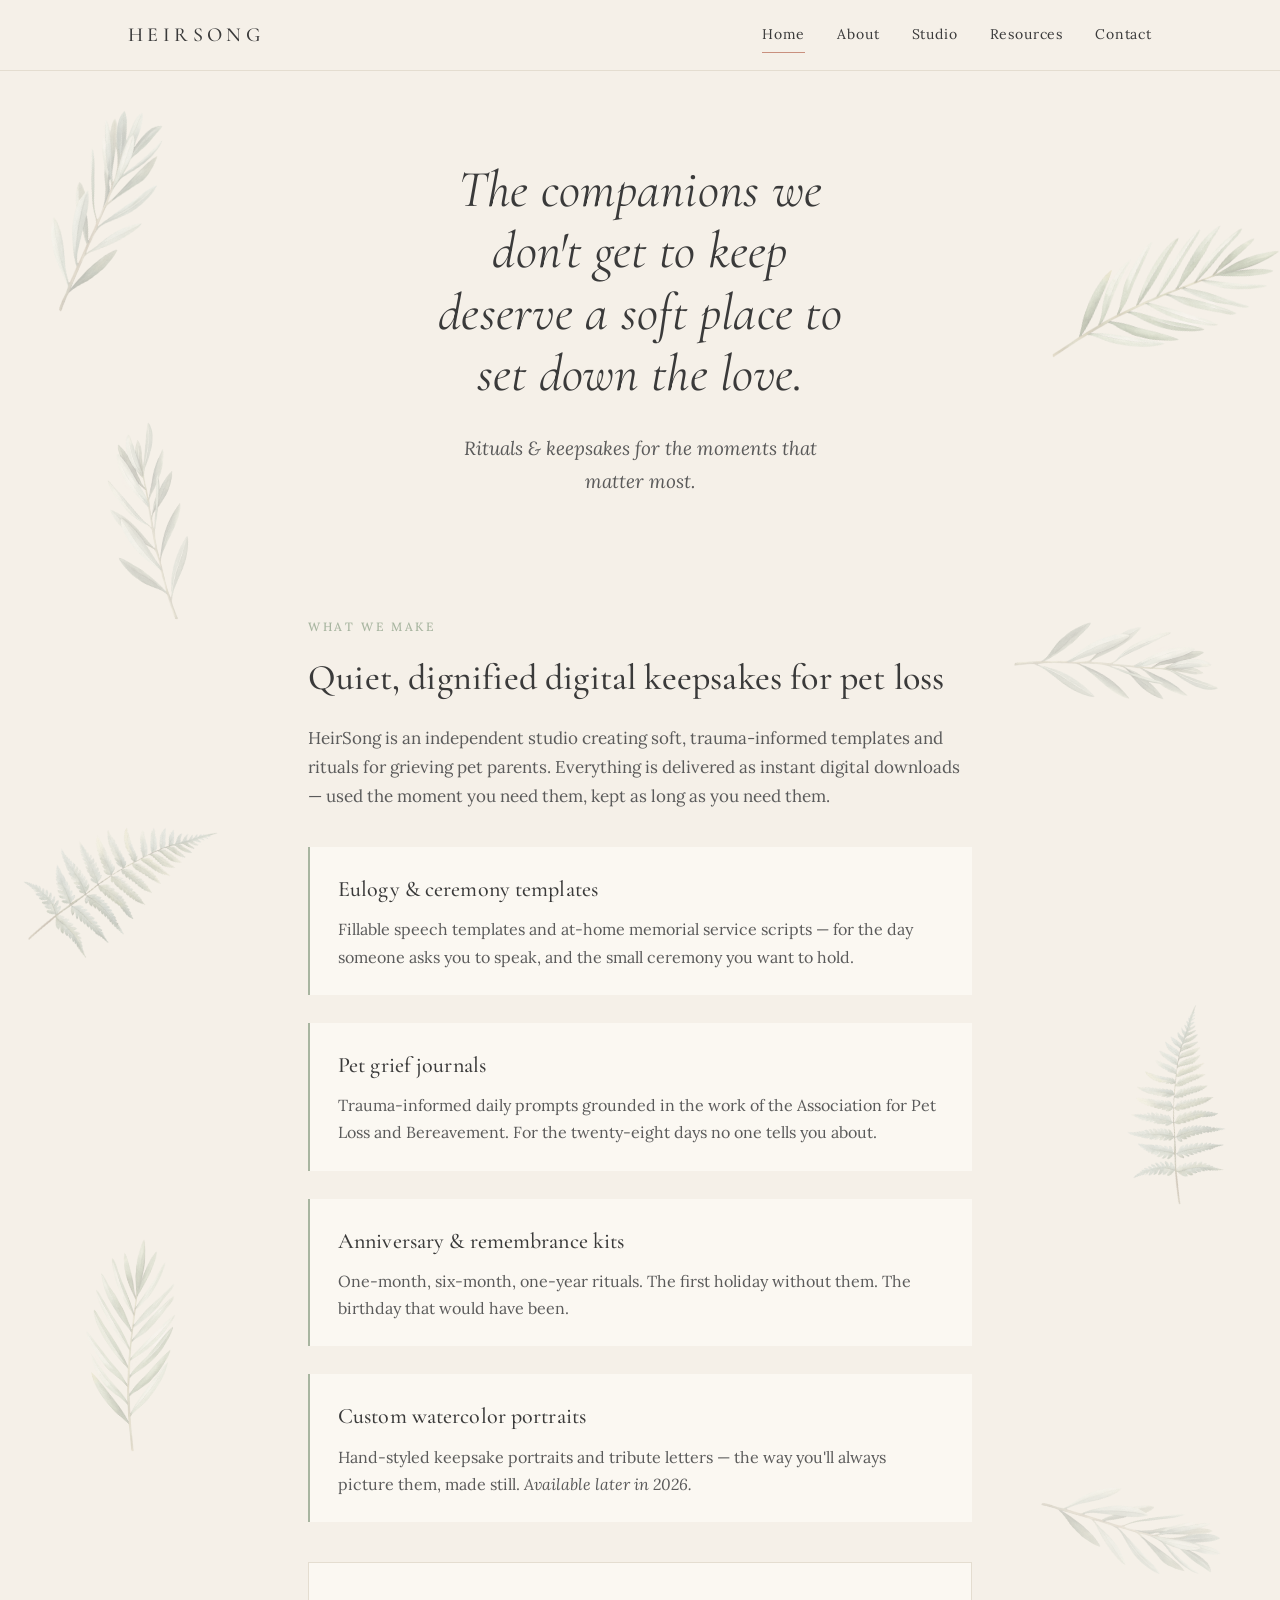
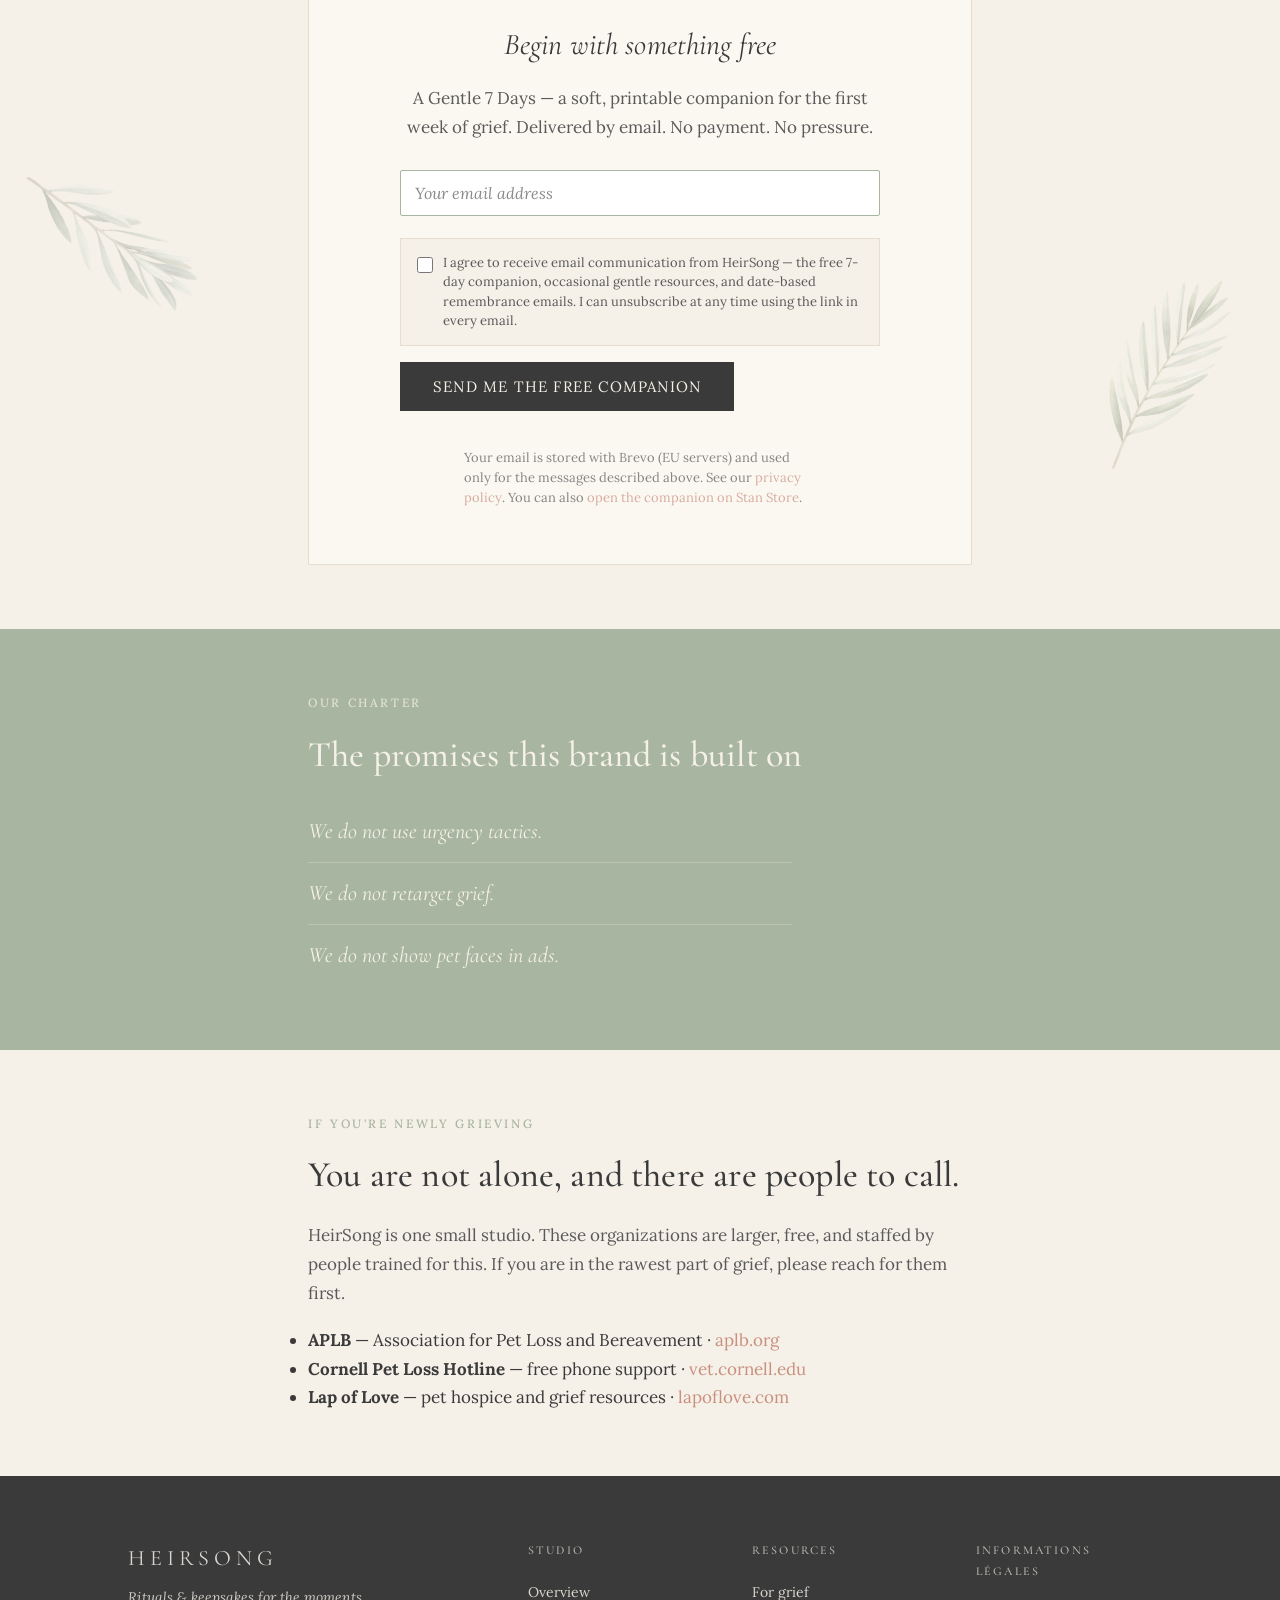
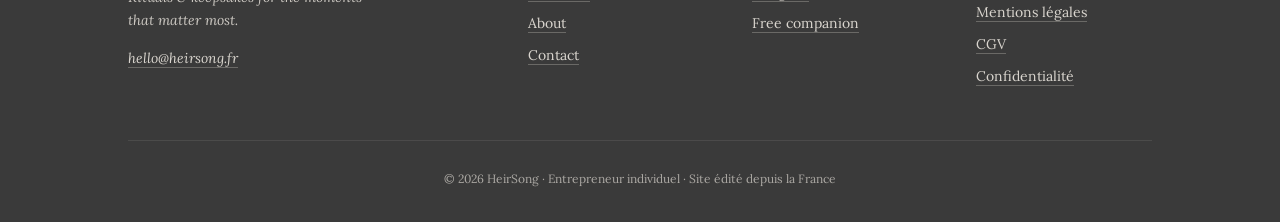
<file: index.html>
<!DOCTYPE html>
<html lang="en">
<head>
  <meta charset="UTF-8" />
  <meta name="viewport" content="width=device-width, initial-scale=1.0" />
  <title>HeirSong — Rituals &amp; keepsakes for the moments that matter most</title>
  <meta name="description" content="HeirSong makes soft, dignified pet memorial templates, ceremony scripts, grief journals and tribute keepsakes — for the day after, the first month, and every anniversary that follows." />

  <!-- Open Graph -->
  <meta property="og:title" content="HeirSong" />
  <meta property="og:description" content="Rituals & keepsakes for the moments that matter most." />
  <meta property="og:type" content="website" />
  <meta property="og:url" content="https://heirsong.fr" />
  <meta property="og:locale" content="en_US" />

  <link rel="preconnect" href="https://fonts.googleapis.com" />
  <link rel="preconnect" href="https://fonts.gstatic.com" crossorigin />
  <link href="https://fonts.googleapis.com/css2?family=Cormorant+Garamond:ital,wght@0,400;0,500;0,600;1,400&family=Lora:ital,wght@0,400;0,500;1,400&display=swap" rel="stylesheet" />
  <link rel="stylesheet" href="styles.css" />

  <style>
    /* Homepage-only: botanical decoration layer
       (Everything else inherits from styles.css) */

    .decorated-zone {
      position: relative;
      overflow: hidden;
    }
    .decorated-zone > .container,
    .decorated-zone > .hero-wrapper {
      position: relative;
      z-index: 1;
    }
    .botanical-layer {
      position: absolute;
      inset: 0;
      pointer-events: none;
      z-index: 0;
      opacity: 0;
      animation: botanicalLayerFade 1400ms ease 700ms forwards;
    }
    @keyframes botanicalLayerFade {
      from { opacity: 0; }
      to   { opacity: 1; }
    }
    .botanical {
      position: absolute;
      user-select: none;
      -webkit-user-drag: none;
      -webkit-user-select: none;
    }

    /* 10 sprigs, uniform 160-200px size range, in outer side margins */
    .b-l1 { top: 2%;  left: 1%;  width: 185px; transform: rotate(-18deg); opacity: 0.30; }
    .b-l2 { top: 17%; left: 6%;  width: 160px; transform: rotate(-55deg); opacity: 0.24; }
    .b-l3 { top: 33%; left: 1%;  width: 195px; transform: rotate(28deg);  opacity: 0.30; }
    .b-l4 { top: 55%; left: 4%;  width: 170px; transform: rotate(-42deg); opacity: 0.26; }
    .b-l5 { top: 78%; left: 2%;  width: 175px; transform: rotate(85deg);  opacity: 0.26; }
    .b-r1 { top: 6%;  right: 1%; width: 200px; transform: rotate(20deg);  opacity: 0.32; }
    .b-r2 { top: 24%; right: 6%; width: 165px; transform: rotate(50deg);  opacity: 0.24; }
    .b-r3 { top: 44%; right: 1%; width: 180px; transform: rotate(-28deg); opacity: 0.28; }
    .b-r4 { top: 64%; right: 5%; width: 160px; transform: rotate(65deg);  opacity: 0.22; }
    .b-r5 { top: 84%; right: 2%; width: 175px; transform: rotate(-15deg); opacity: 0.28; }

    @media (max-width: 900px) {
      .b-l1, .b-l3, .b-l5 { width: 140px; }
      .b-l2, .b-l4 { width: 115px; }
      .b-r1, .b-r3, .b-r5 { width: 145px; }
      .b-r2, .b-r4 { width: 120px; }
    }
    @media (max-width: 600px) {
      .b-l2, .b-l3, .b-l4, .b-l5 { display: none; }
      .b-r2, .b-r3, .b-r4, .b-r5 { display: none; }
      .b-l1 { width: 130px; left: -10px; top: 1%; opacity: 0.30; }
      .b-r1 { width: 145px; right: -15px; top: 4%; opacity: 0.32; }
    }
    @media (prefers-reduced-motion: reduce) {
      .botanical-layer { animation: none; opacity: 1; }
    }

    /* Homepage offerings list (keeps original structure) */
    .offerings {
      list-style: none;
      display: grid;
      gap: 28px;
      margin-top: 36px;
    }
    .offerings li {
      padding: 24px 28px;
      background: var(--cream-soft);
      border-left: 2px solid var(--sage);
    }
    .offerings h3 {
      font-size: 22px;
      font-weight: 500;
      margin-bottom: 8px;
    }
    .offerings p {
      font-size: 16px;
      margin: 0;
    }

    /* Inline subscribe form (homepage) */
    .subscribe-form {
      display: flex;
      flex-direction: column;
      gap: 12px;
      max-width: 480px;
      margin: 22px auto 0;
      text-align: left;
    }
    .subscribe-form input[type="email"] {
      width: 100%;
      padding: 12px 14px;
      font-family: 'Lora', Georgia, serif;
      font-size: 16px;
      color: var(--charcoal, #3A3A3A);
      background: #FFFFFF;
      border: 1px solid var(--sage, #A8B5A0);
      border-radius: 2px;
      box-sizing: border-box;
    }
    .subscribe-form input::placeholder {
      color: #8A8A8A;
      font-style: italic;
    }
    .subscribe-form input:focus {
      outline: 2px solid var(--terracotta, #C9907E);
      outline-offset: 1px;
    }
    .subscribe-form .consent-row {
      display: flex;
      gap: 10px;
      align-items: flex-start;
      font-family: 'Lora', Georgia, serif;
      font-size: 14px;
      line-height: 1.55;
      color: var(--charcoal, #3A3A3A);
    }
    .subscribe-form .consent-row input[type="checkbox"] {
      margin-top: 4px;
      flex-shrink: 0;
      width: 16px;
      height: 16px;
      accent-color: var(--sage, #A8B5A0);
    }
    .subscribe-form .consent-row label {
      cursor: pointer;
    }
    .subscribe-form button[type="submit"] {
      align-self: flex-start;
      margin-top: 4px;
    }
    .form-status {
      margin: 8px 0 0;
      font-size: 14px;
      min-height: 1.2em;
      color: var(--charcoal, #3A3A3A);
    }
    .form-status.is-error {
      color: var(--terracotta, #C9907E);
    }
    .privacy-note {
      max-width: 480px;
      margin: 14px auto 0;
      text-align: left;
      font-size: 13px;
      line-height: 1.55;
      color: var(--charcoal, #3A3A3A);
      opacity: 0.72;
    }
    .visually-hidden {
      position: absolute;
      width: 1px; height: 1px;
      padding: 0; margin: -1px;
      overflow: hidden; clip: rect(0,0,0,0);
      white-space: nowrap; border: 0;
    }
  </style>
</head>

<body>

  <header class="site-header">
    <div class="container-wide">
      <a href="/" class="wordmark">HeirSong</a>
      <button class="menu-toggle" aria-label="Toggle menu" aria-expanded="false">
        <svg width="22" height="22" viewBox="0 0 22 22" fill="none" stroke="currentColor" stroke-width="1.6" stroke-linecap="round"><line x1="3" y1="6" x2="19" y2="6"/><line x1="3" y1="11" x2="19" y2="11"/><line x1="3" y1="16" x2="19" y2="16"/></svg>
      </button>
      <nav class="site-nav" aria-label="Primary">
        <a href="/" class="active">Home</a>
        <a href="/about">About</a>
        <a href="/studio">Studio</a>
        <a href="/resources">Resources</a>
        <a href="/contact">Contact</a>
      </nav>
    </div>
  </header>

  <main>
    <div class="decorated-zone">
      <div class="botanical-layer" aria-hidden="true">
        <img class="botanical b-l1" src="img/botanical/botanical-hero.png"      alt="" loading="eager" decoding="async" />
        <img class="botanical b-l2" src="img/botanical/botanical-accent.png"    alt="" loading="eager" decoding="async" />
        <img class="botanical b-l3" src="img/botanical/botanical-mid-right.png" alt="" loading="lazy"  decoding="async" />
        <img class="botanical b-l4" src="img/botanical/botanical-mid-left.png"  alt="" loading="lazy"  decoding="async" />
        <img class="botanical b-l5" src="img/botanical/botanical-hero.png"      alt="" loading="lazy"  decoding="async" />
        <img class="botanical b-r1" src="img/botanical/botanical-mid-left.png"  alt="" loading="eager" decoding="async" />
        <img class="botanical b-r2" src="img/botanical/botanical-accent.png"    alt="" loading="eager" decoding="async" />
        <img class="botanical b-r3" src="img/botanical/botanical-mid-right.png" alt="" loading="lazy"  decoding="async" />
        <img class="botanical b-r4" src="img/botanical/botanical-hero.png"      alt="" loading="lazy"  decoding="async" />
        <img class="botanical b-r5" src="img/botanical/botanical-mid-left.png"  alt="" loading="lazy"  decoding="async" />
      </div>

      <div class="hero-wrapper">
        <div class="container">
          <section class="hero">
            <h1>The companions we don't get to keep deserve a soft place to set down the love.</h1>
            <p class="tagline">Rituals &amp; keepsakes for the moments that matter most.</p>
          </section>
        </div>
      </div>

      <div class="container">
        <section id="what-we-make">
          <div class="eyebrow">What we make</div>
          <h2>Quiet, dignified digital keepsakes for pet loss</h2>
          <p>HeirSong is an independent studio creating soft, trauma-informed templates and rituals for grieving pet parents. Everything is delivered as instant digital downloads — used the moment you need them, kept as long as you need them.</p>

          <ul class="offerings">
            <li>
              <h3>Eulogy &amp; ceremony templates</h3>
              <p>Fillable speech templates and at-home memorial service scripts — for the day someone asks you to speak, and the small ceremony you want to hold.</p>
            </li>
            <li>
              <h3>Pet grief journals</h3>
              <p>Trauma-informed daily prompts grounded in the work of the Association for Pet Loss and Bereavement. For the twenty-eight days no one tells you about.</p>
            </li>
            <li>
              <h3>Anniversary &amp; remembrance kits</h3>
              <p>One-month, six-month, one-year rituals. The first holiday without them. The birthday that would have been.</p>
            </li>
            <li>
              <h3>Custom watercolor portraits</h3>
              <p>Hand-styled keepsake portraits and tribute letters — the way you'll always picture them, made still. <em>Available later in 2026.</em></p>
            </li>
          </ul>

          <div class="cta-block" id="subscribe">
            <h3>Begin with something free</h3>
            <p>A Gentle 7 Days — a soft, printable companion for the first week of grief. Delivered by email. No payment. No pressure.</p>

            <form id="heirsong-subscribe-form" class="subscribe-form" novalidate>
              <label for="hs-email" class="visually-hidden">Your email address</label>
              <input type="email" id="hs-email" name="email" placeholder="Your email address" required autocomplete="email" />

              <div class="consent-row">
                <input type="checkbox" id="hs-consent" name="consent" required />
                <label for="hs-consent">I agree to receive email communication from HeirSong — the free 7-day companion, occasional gentle resources, and date-based remembrance emails. I can unsubscribe at any time using the link in every email.</label>
              </div>

              <button type="submit" class="button">Send me the free companion</button>
              <p class="form-status" role="status" aria-live="polite"></p>
            </form>

            <p class="privacy-note">Your email is stored with Brevo (EU servers) and used only for the messages described above. See our <a href="/legal#confidentialite">privacy policy</a>. You can also <a href="https://stan.store/heirsong" target="_blank" rel="noopener">open the companion on Stan Store</a>.</p>
          </div>
        </section>
      </div>
    </div>
  </main>

  <section class="charter">
    <div class="container">
      <div class="eyebrow">Our charter</div>
      <h2>The promises this brand is built on</h2>
      <ul>
        <li>We do not use urgency tactics.</li>
        <li>We do not retarget grief.</li>
        <li>We do not show pet faces in ads.</li>
      </ul>
    </div>
  </section>

  <div class="container">
    <section class="resources" id="resources">
      <div class="eyebrow">If you're newly grieving</div>
      <h2>You are not alone, and there are people to call.</h2>
      <p>HeirSong is one small studio. These organizations are larger, free, and staffed by people trained for this. If you are in the rawest part of grief, please reach for them first.</p>
      <ul>
        <li><strong>APLB</strong> — Association for Pet Loss and Bereavement · <a href="https://www.aplb.org" target="_blank" rel="noopener">aplb.org</a></li>
        <li><strong>Cornell Pet Loss Hotline</strong> — free phone support · <a href="https://www.vet.cornell.edu/hospitals/services/pet-loss-support-hotline" target="_blank" rel="noopener">vet.cornell.edu</a></li>
        <li><strong>Lap of Love</strong> — pet hospice and grief resources · <a href="https://www.lapoflove.com" target="_blank" rel="noopener">lapoflove.com</a></li>
      </ul>
    </section>
  </div>

  <footer class="site-footer">
    <div class="container-wide">
      <div class="footer-grid">
        <div class="footer-brand">
          <a href="/" class="wordmark">HeirSong</a>
          <p>Rituals &amp; keepsakes for the moments that matter most.</p>
          <p style="margin-top: 14px;"><a href="mailto:hello@heirsong.fr">hello@heirsong.fr</a></p>
        </div>
        <div>
          <h4>Studio</h4>
          <ul>
            <li><a href="/studio">Overview</a></li>
            <li><a href="/about">About</a></li>
            <li><a href="/contact">Contact</a></li>
          </ul>
        </div>
        <div>
          <h4>Resources</h4>
          <ul>
            <li><a href="/resources">For grief</a></li>
            <li><a href="https://stan.store/heirsong" target="_blank" rel="noopener">Free companion</a></li>
          </ul>
        </div>
        <div>
          <h4>Informations légales</h4>
          <ul>
            <li><a href="/legal#mentions-legales">Mentions légales</a></li>
            <li><a href="/legal#cgv">CGV</a></li>
            <li><a href="/legal#confidentialite">Confidentialité</a></li>
          </ul>
        </div>
      </div>
      <div class="footer-bottom">
        © 2026 HeirSong · Entrepreneur individuel · Site édité depuis la France
      </div>
    </div>
  </footer>

  <script>
    // Mobile menu toggle (matches styles.css .menu-toggle / .site-nav.open)
    (function () {
      var btn = document.querySelector('.menu-toggle');
      var nav = document.querySelector('.site-nav');
      if (!btn || !nav) return;
      btn.addEventListener('click', function () {
        var open = nav.classList.toggle('open');
        btn.setAttribute('aria-expanded', open ? 'true' : 'false');
      });
    })();

    // Subscribe form — POSTs to /api/subscribe (Vercel serverless → Brevo list 3)
    // Per mentor panel decision: capture email + consent only at first contact.
    // Pet name + date of loss collected later in welcome sequence, after value delivered.
    (function () {
      var form = document.getElementById('heirsong-subscribe-form');
      if (!form) return;
      var status = form.querySelector('.form-status');
      var btn = form.querySelector('button[type="submit"]');

      function setStatus(msg, isError) {
        status.textContent = msg || '';
        status.classList.toggle('is-error', !!isError);
      }

      form.addEventListener('submit', function (e) {
        e.preventDefault();
        setStatus('', false);

        var email = document.getElementById('hs-email').value.trim();
        var consent = document.getElementById('hs-consent').checked;

        if (!email) { setStatus('Please enter your email address.', true); return; }
        if (!consent) { setStatus('Please tick the consent box to continue.', true); return; }

        btn.disabled = true;
        var originalLabel = btn.textContent;
        btn.textContent = 'Sending…';

        fetch('/api/subscribe', {
          method: 'POST',
          headers: { 'Content-Type': 'application/json' },
          body: JSON.stringify({
            email: email,
            source: 'homepage-subscribe'
          })
        })
          .then(function (r) {
            return r.json().then(function (d) { return { ok: r.ok, data: d }; });
          })
          .then(function (res) {
            if (res.ok) {
              setStatus('Thank you. The companion is on its way to your inbox \u2014 please check your spam folder if you don\u2019t see it within a few minutes.', false);
              form.reset();
            } else {
              setStatus((res.data && res.data.error) || 'Something went wrong. Please try again in a moment.', true);
            }
          })
          .catch(function () {
            setStatus('Could not subscribe right now. Please try again in a moment.', true);
          })
          .finally(function () {
            btn.disabled = false;
            btn.textContent = originalLabel;
          });
      });
    })();
  </script>

</body>
</html>
</file>
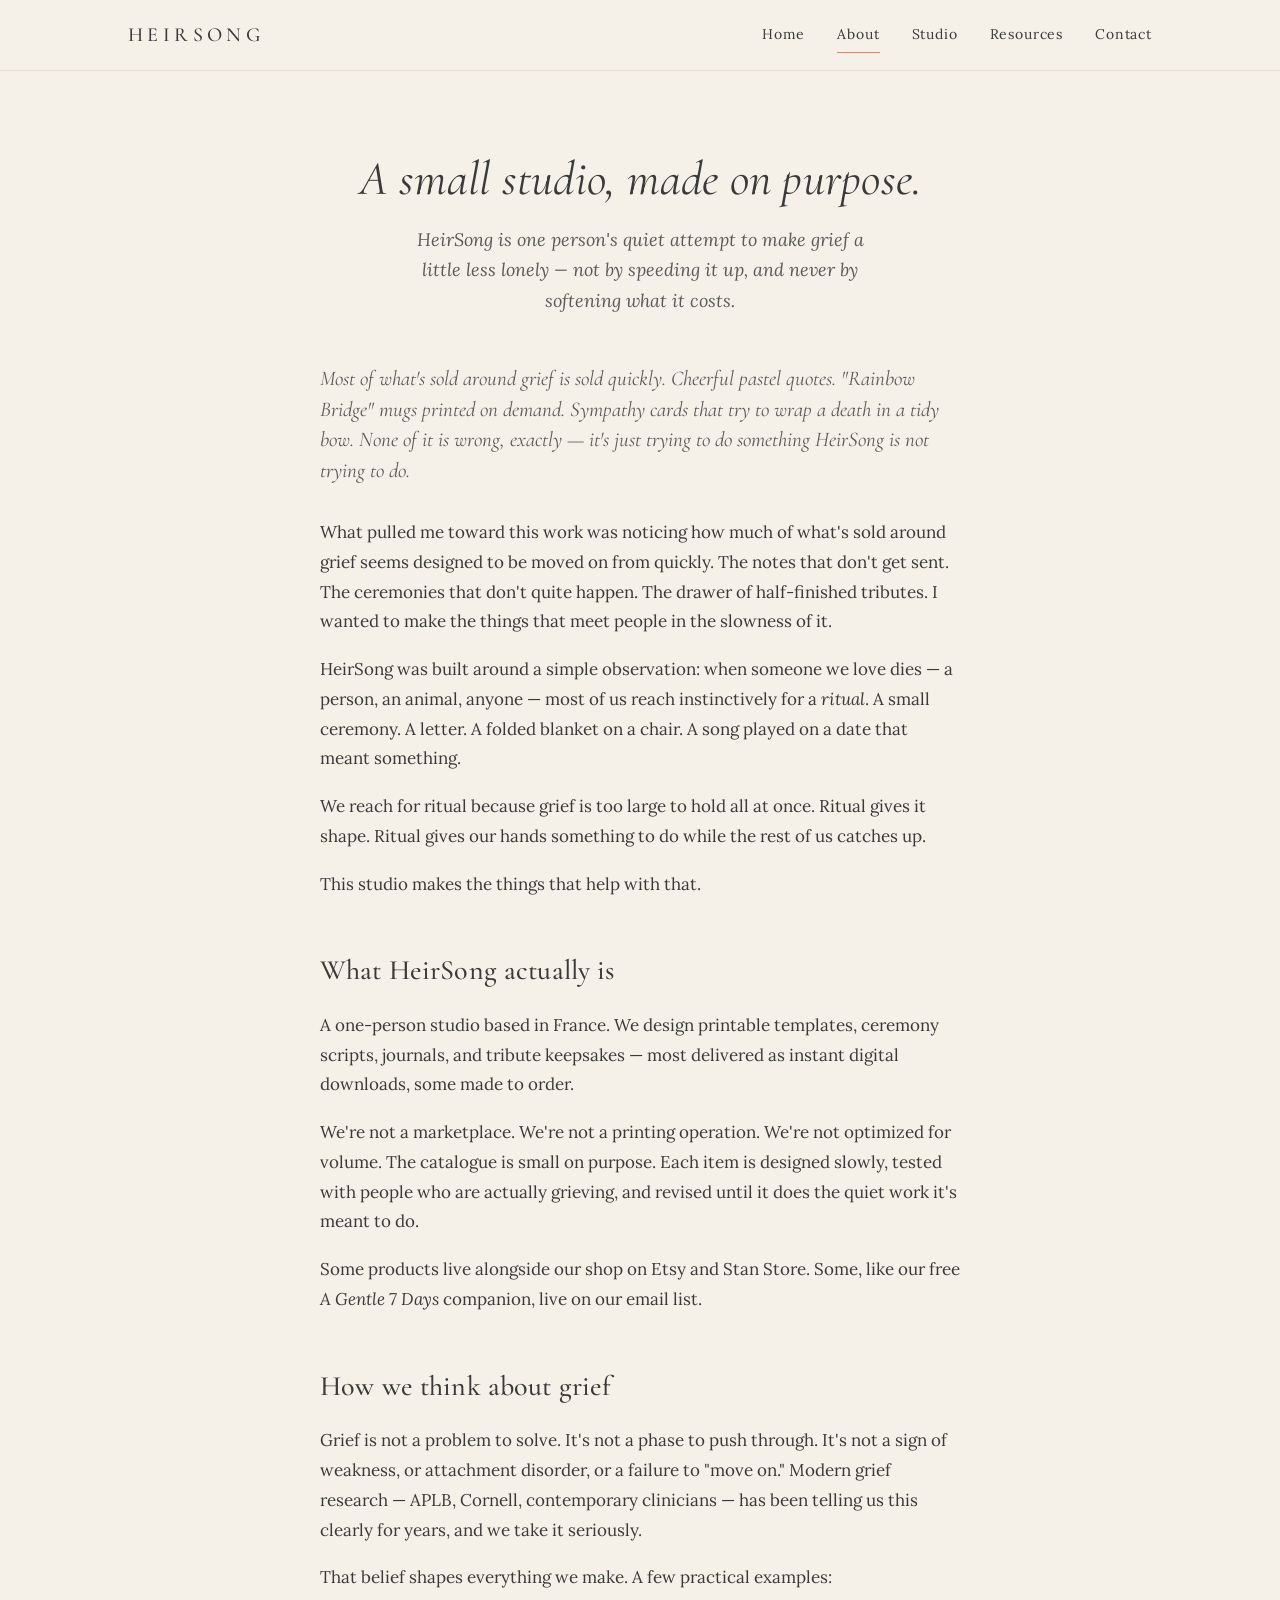
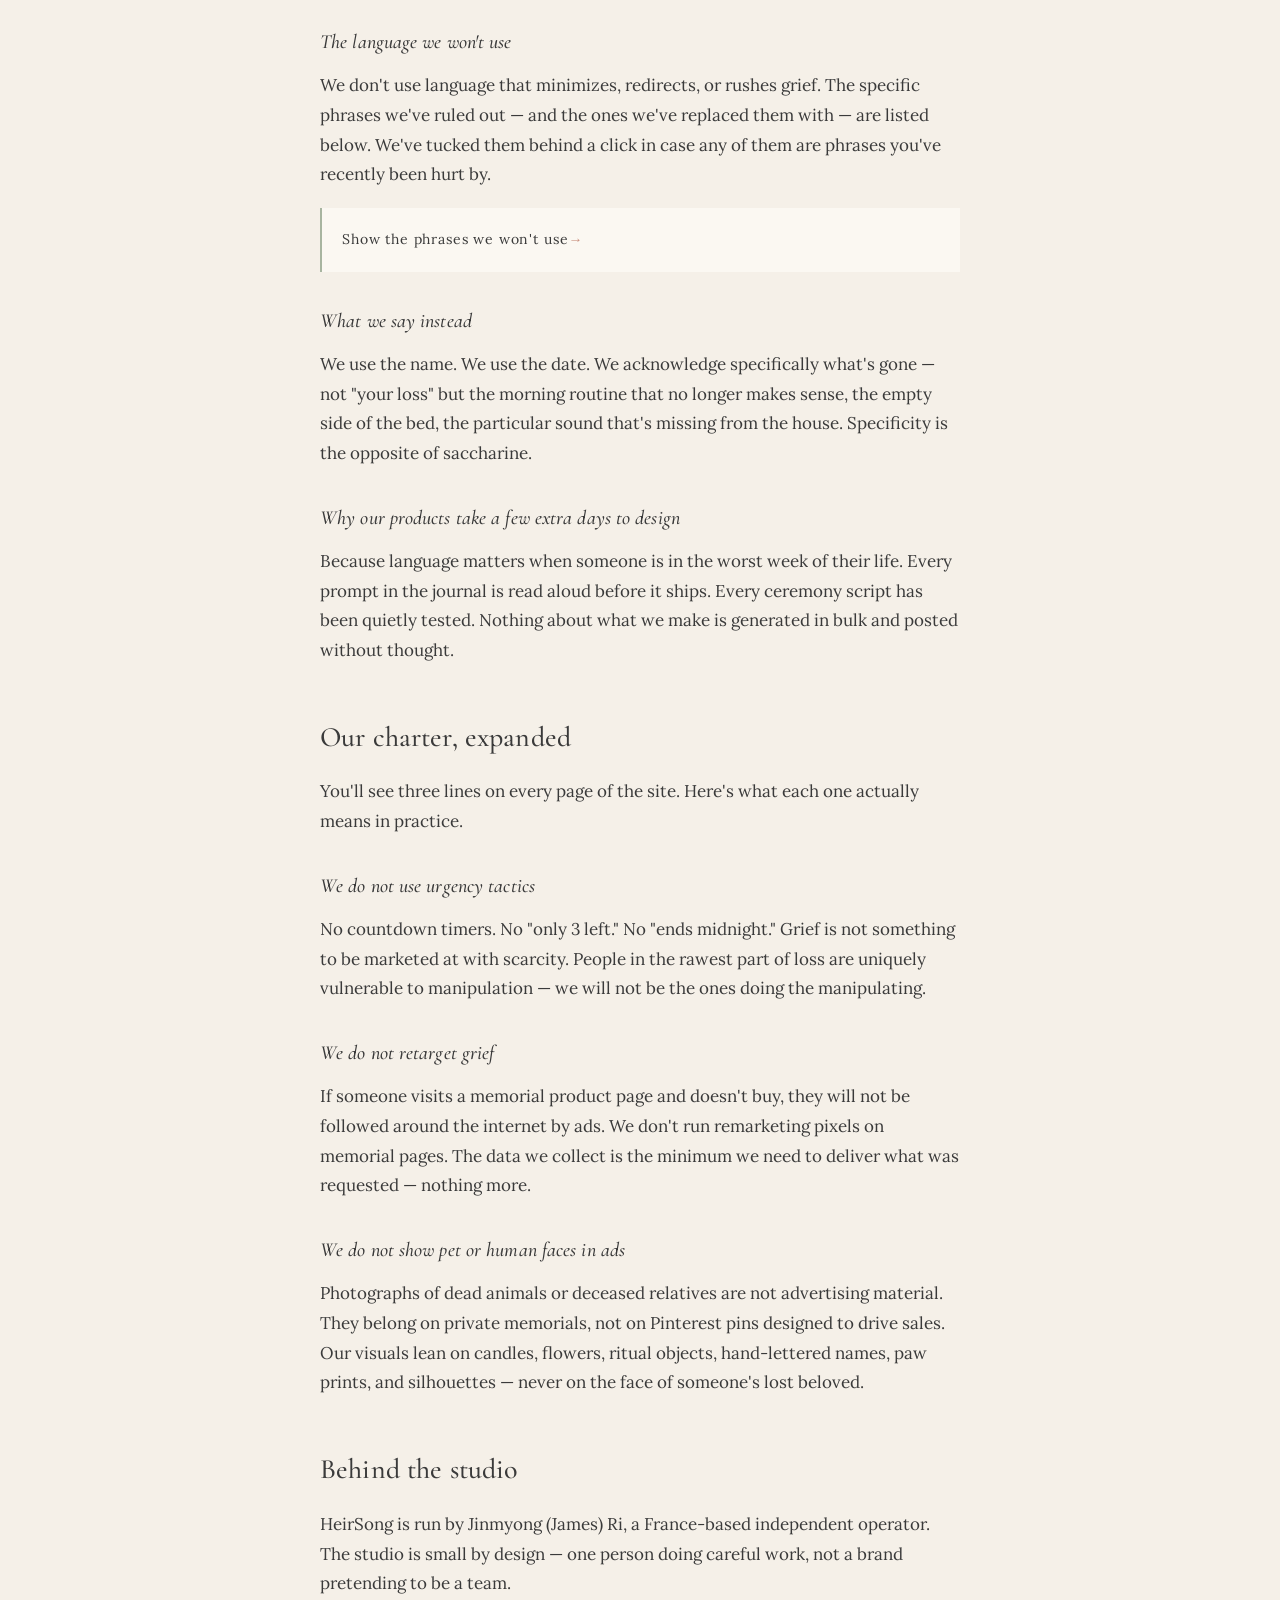
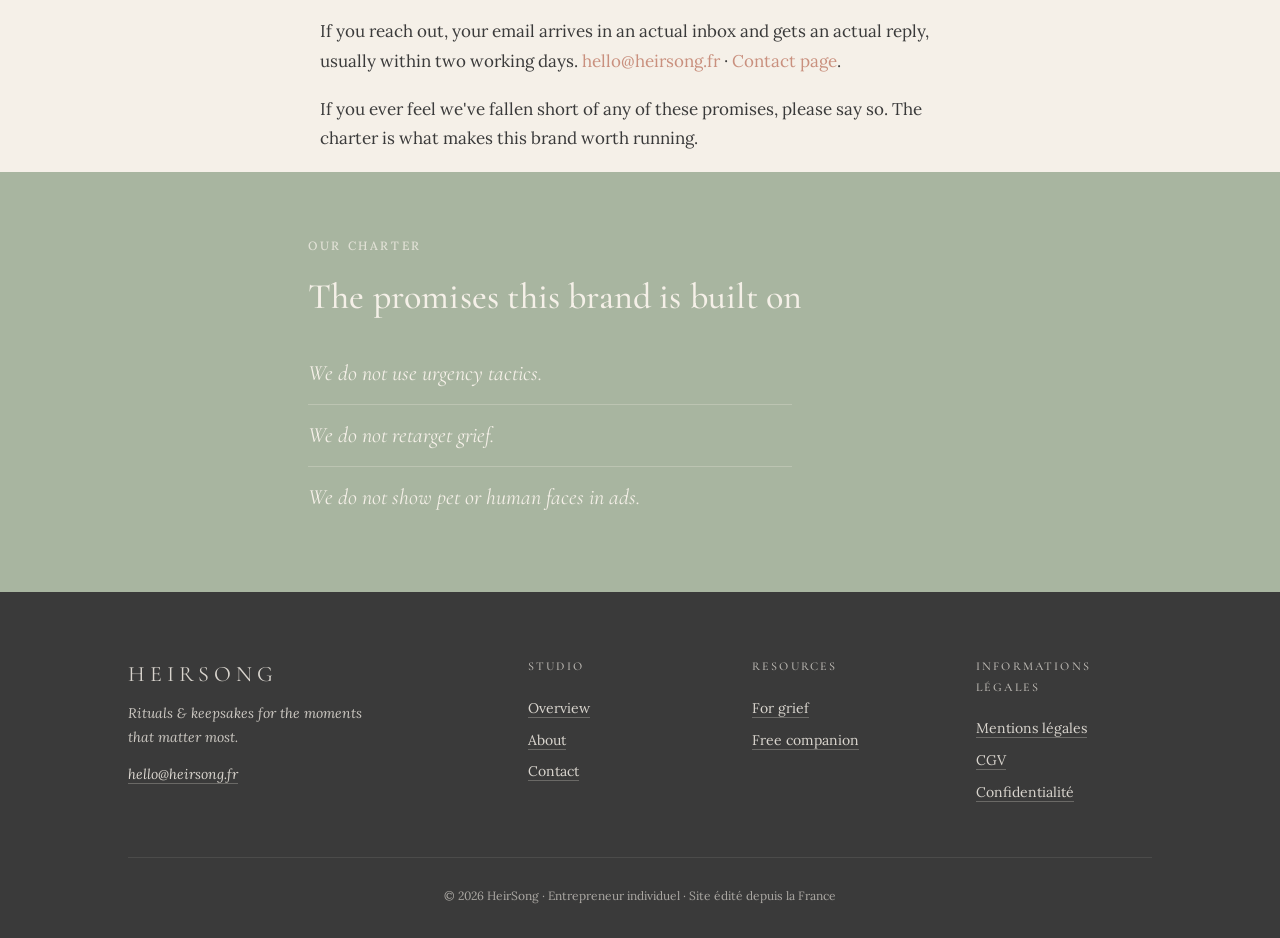
<file: about.html>
<!DOCTYPE html>
<html lang="en">
<head>
  <meta charset="UTF-8" />
  <meta name="viewport" content="width=device-width, initial-scale=1.0" />
  <title>About — HeirSong</title>
  <meta name="description" content="HeirSong is a small independent studio making trauma-informed keepsakes and rituals for the moments that matter most. Read why we do this, and how." />

  <link rel="preconnect" href="https://fonts.googleapis.com" />
  <link rel="preconnect" href="https://fonts.gstatic.com" crossorigin />
  <link href="https://fonts.googleapis.com/css2?family=Cormorant+Garamond:ital,wght@0,400;0,500;0,600;1,400&family=Lora:ital,wght@0,400;0,500;1,400&display=swap" rel="stylesheet" />

  <link rel="stylesheet" href="/styles.css" />
</head>

<body>

  <header class="site-header">
    <div class="container-wide">
      <a href="/" class="wordmark">HeirSong</a>
      <button class="menu-toggle" id="menu-toggle" aria-label="Open menu">
        <svg width="24" height="24" viewBox="0 0 24 24" fill="none" stroke="currentColor" stroke-width="1.5">
          <line x1="3" y1="7" x2="21" y2="7" />
          <line x1="3" y1="12" x2="21" y2="12" />
          <line x1="3" y1="17" x2="21" y2="17" />
        </svg>
      </button>
      <nav class="site-nav" id="site-nav">
        <a href="/">Home</a>
        <a href="/about" class="active">About</a>
        <a href="/studio">Studio</a>
        <a href="/resources">Resources</a>
        <a href="/contact">Contact</a>
      </nav>
    </div>
  </header>

  <main>
    <div class="container">
      <section class="page-intro">
        <h1>A small studio, made on purpose.</h1>
        <p>HeirSong is one person's quiet attempt to make grief a little less lonely — not by speeding it up, and never by softening what it costs.</p>
      </section>
    </div>

    <div class="container">
      <article class="article-body">

        <p class="lede">Most of what's sold around grief is sold quickly. Cheerful pastel quotes. "Rainbow Bridge" mugs printed on demand. Sympathy cards that try to wrap a death in a tidy bow. None of it is wrong, exactly — it's just trying to do something HeirSong is not trying to do.</p>

        <p>What pulled me toward this work was noticing how much of what's sold around grief seems designed to be moved on from quickly. The notes that don't get sent. The ceremonies that don't quite happen. The drawer of half-finished tributes. I wanted to make the things that meet people in the slowness of it.</p>

        <p>HeirSong was built around a simple observation: when someone we love dies — a person, an animal, anyone — most of us reach instinctively for a <em>ritual</em>. A small ceremony. A letter. A folded blanket on a chair. A song played on a date that meant something.</p>

        <p>We reach for ritual because grief is too large to hold all at once. Ritual gives it shape. Ritual gives our hands something to do while the rest of us catches up.</p>

        <p>This studio makes the things that help with that.</p>

        <h2>What HeirSong actually is</h2>

        <p>A one-person studio based in France. We design printable templates, ceremony scripts, journals, and tribute keepsakes — most delivered as instant digital downloads, some made to order.</p>

        <p>We're not a marketplace. We're not a printing operation. We're not optimized for volume. The catalogue is small on purpose. Each item is designed slowly, tested with people who are actually grieving, and revised until it does the quiet work it's meant to do.</p>

        <p>Some products live alongside our shop on Etsy and Stan Store. Some, like our free <em>A Gentle 7 Days</em> companion, live on our email list.</p>

        <h2>How we think about grief</h2>

        <p>Grief is not a problem to solve. It's not a phase to push through. It's not a sign of weakness, or attachment disorder, or a failure to "move on." Modern grief research — APLB, Cornell, contemporary clinicians — has been telling us this clearly for years, and we take it seriously.</p>

        <p>That belief shapes everything we make. A few practical examples:</p>

        <h3>The language we won't use</h3>

        <p>We don't use language that minimizes, redirects, or rushes grief. The specific phrases we've ruled out — and the ones we've replaced them with — are listed below. We've tucked them behind a click in case any of them are phrases you've recently been hurt by.</p>

        <details class="phrase-reveal">
          <summary>Show the phrases we won't use</summary>
          <div class="phrase-reveal-body">
            <ul>
              <li><strong>"At least…"</strong> — there is no consolation here. Don't try.</li>
              <li><strong>"In a better place"</strong> — assumes a worldview the reader may not share, and minimizes what's been lost.</li>
              <li><strong>"It was just a pet"</strong> — pet grief is real grief. The bond was real. So is the absence.</li>
              <li><strong>"Time to move on"</strong> — grief doesn't have a timer. It softens, it changes, but it never has a deadline.</li>
              <li><strong>"Loved one"</strong> — the clinical euphemism. We use the actual relationship: your dog, your father, your sister, your friend.</li>
              <li><strong>"Passed"</strong> (without context) — vague where the moment deserves precision. We say <em>died</em> or <em>gone</em>.</li>
            </ul>
          </div>
        </details>

        <h3>What we say instead</h3>

        <p>We use the name. We use the date. We acknowledge specifically what's gone — not "your loss" but the morning routine that no longer makes sense, the empty side of the bed, the particular sound that's missing from the house. Specificity is the opposite of saccharine.</p>

        <h3>Why our products take a few extra days to design</h3>

        <p>Because language matters when someone is in the worst week of their life. Every prompt in the journal is read aloud before it ships. Every ceremony script has been quietly tested. Nothing about what we make is generated in bulk and posted without thought.</p>

        <h2>Our charter, expanded</h2>

        <p>You'll see three lines on every page of the site. Here's what each one actually means in practice.</p>

        <h3>We do not use urgency tactics</h3>

        <p>No countdown timers. No "only 3 left." No "ends midnight." Grief is not something to be marketed at with scarcity. People in the rawest part of loss are uniquely vulnerable to manipulation — we will not be the ones doing the manipulating.</p>

        <h3>We do not retarget grief</h3>

        <p>If someone visits a memorial product page and doesn't buy, they will not be followed around the internet by ads. We don't run remarketing pixels on memorial pages. The data we collect is the minimum we need to deliver what was requested — nothing more.</p>

        <h3>We do not show pet or human faces in ads</h3>

        <p>Photographs of dead animals or deceased relatives are not advertising material. They belong on private memorials, not on Pinterest pins designed to drive sales. Our visuals lean on candles, flowers, ritual objects, hand-lettered names, paw prints, and silhouettes — never on the face of someone's lost beloved.</p>

        <h2>Behind the studio</h2>

        <p>HeirSong is run by Jinmyong (James) Ri, a France-based independent operator. The studio is small by design — one person doing careful work, not a brand pretending to be a team.</p>

        <p>If you reach out, your email arrives in an actual inbox and gets an actual reply, usually within two working days. <a href="mailto:hello@heirsong.fr">hello@heirsong.fr</a> · <a href="/contact">Contact page</a>.</p>

        <p>If you ever feel we've fallen short of any of these promises, please say so. The charter is what makes this brand worth running.</p>

      </article>
    </div>
  </main>

  <section class="charter">
    <div class="container">
      <div class="eyebrow">Our charter</div>
      <h2>The promises this brand is built on</h2>
      <ul>
        <li>We do not use urgency tactics.</li>
        <li>We do not retarget grief.</li>
        <li>We do not show pet or human faces in ads.</li>
      </ul>
    </div>
  </section>

  <footer class="site-footer">
    <div class="container-wide">
      <div class="footer-grid">
        <div class="footer-brand">
          <a href="/" class="wordmark">HeirSong</a>
          <p>Rituals &amp; keepsakes for the moments that matter most.</p>
          <p style="margin-top: 14px;"><a href="mailto:hello@heirsong.fr">hello@heirsong.fr</a></p>
        </div>
        <div>
          <h4>Studio</h4>
          <ul>
            <li><a href="/studio">Overview</a></li>
            <li><a href="/about">About</a></li>
            <li><a href="/contact">Contact</a></li>
          </ul>
        </div>
        <div>
          <h4>Resources</h4>
          <ul>
            <li><a href="/resources">For grief</a></li>
            <li><a href="https://stan.store/heirsong" target="_blank" rel="noopener">Free companion</a></li>
          </ul>
        </div>
        <div>
          <h4>Informations légales</h4>
          <ul>
            <li><a href="/legal#mentions-legales">Mentions légales</a></li>
            <li><a href="/legal#cgv">CGV</a></li>
            <li><a href="/legal#confidentialite">Confidentialité</a></li>
          </ul>
        </div>
      </div>
      <div class="footer-bottom">
        © 2026 HeirSong · Entrepreneur individuel · Site édité depuis la France
      </div>
    </div>
  </footer>

  <script>
    (function() {
      const toggle = document.getElementById('menu-toggle');
      const nav = document.getElementById('site-nav');
      if (toggle && nav) {
        toggle.addEventListener('click', function() {
          nav.classList.toggle('open');
        });
      }
    })();
  </script>

</body>
</html>
</file>
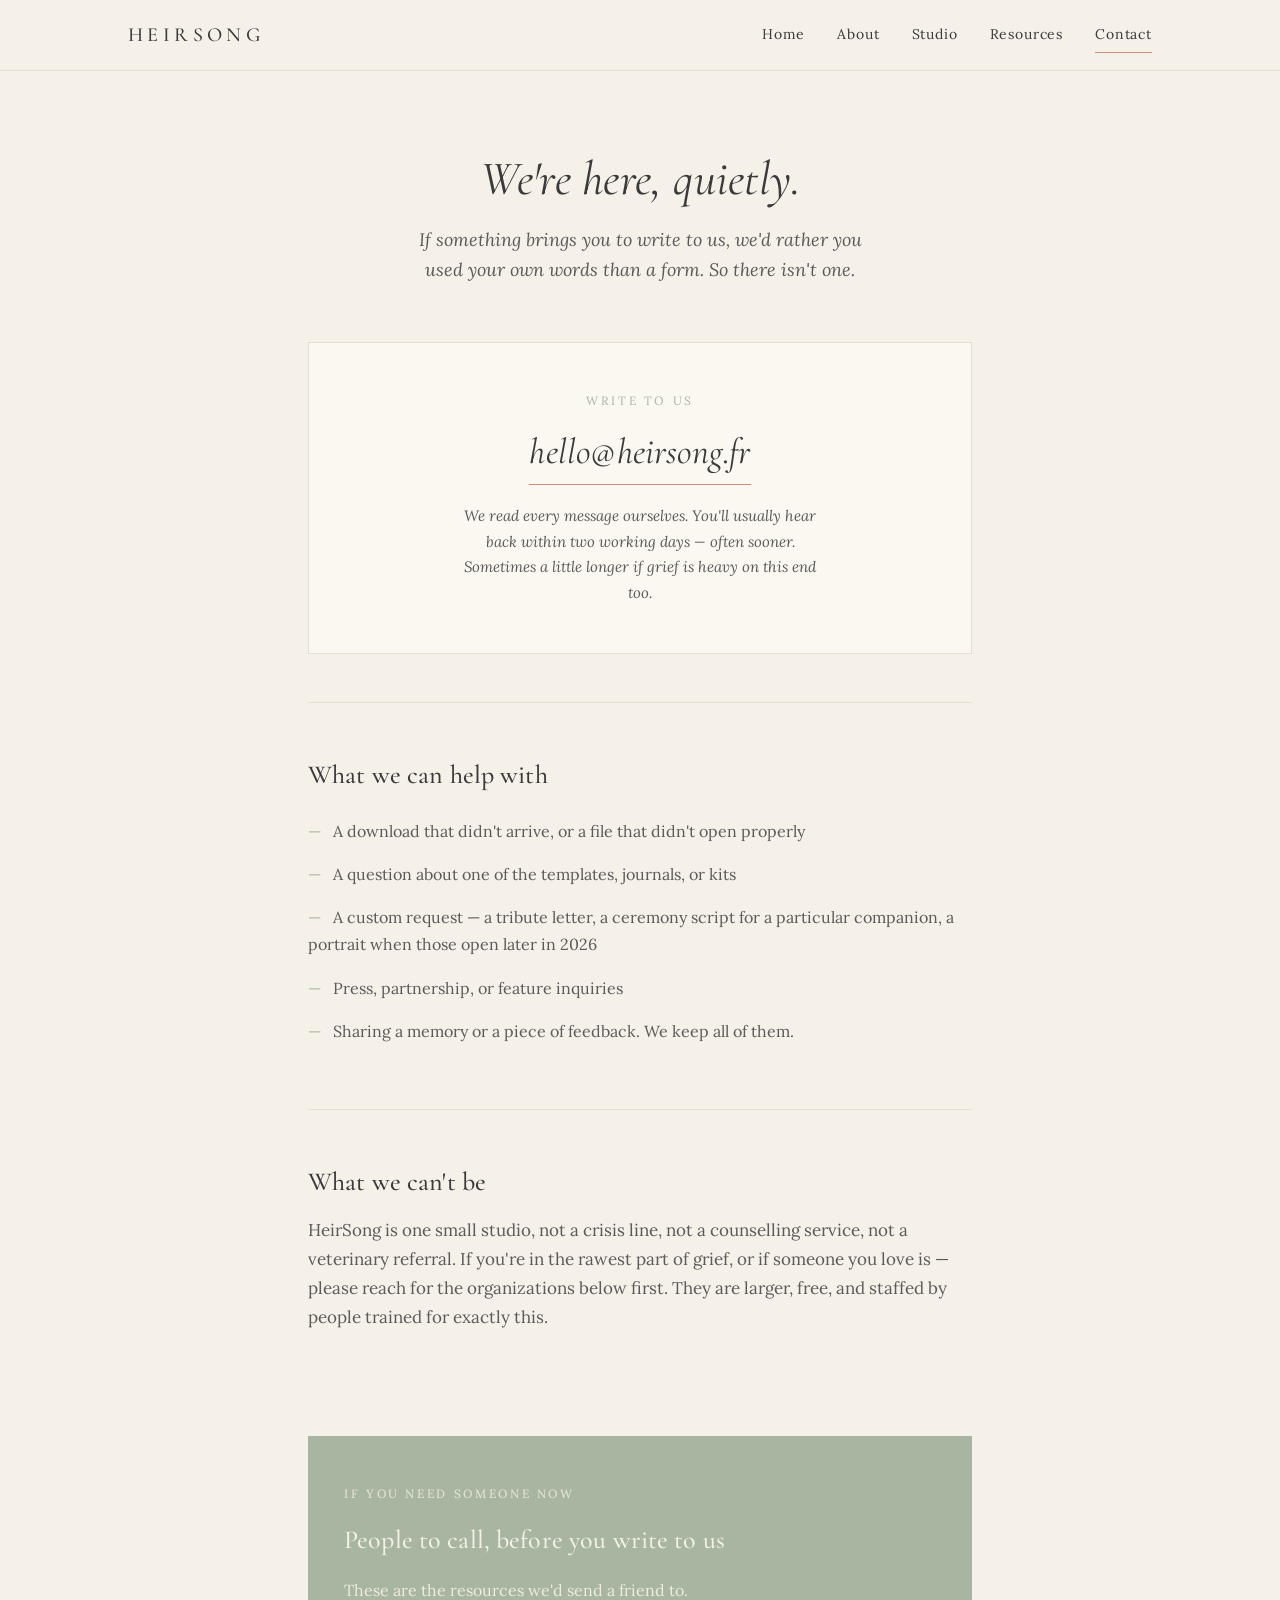
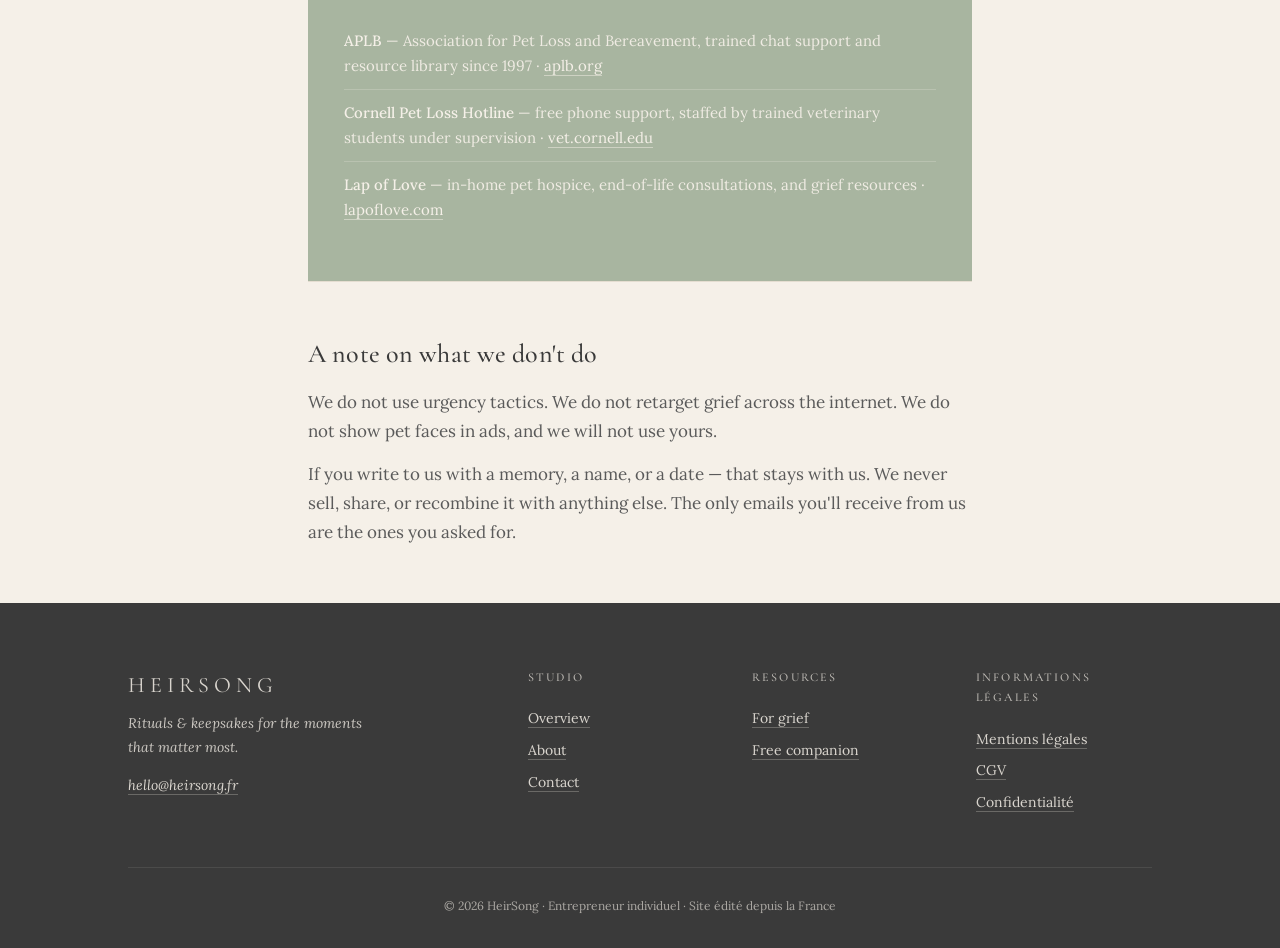
<file: contact.html>
<!DOCTYPE html>
<html lang="en">
<head>
  <meta charset="UTF-8" />
  <meta name="viewport" content="width=device-width, initial-scale=1.0" />
  <title>Contact — HeirSong</title>
  <meta name="description" content="Write to HeirSong about a download, a custom request, press, or partnerships. We answer within two working days." />

  <meta property="og:title" content="Contact — HeirSong" />
  <meta property="og:description" content="Write to HeirSong about a download, a custom request, press, or partnerships." />
  <meta property="og:type" content="website" />
  <meta property="og:url" content="https://heirsong.fr/contact" />
  <meta property="og:locale" content="en_US" />

  <link rel="preconnect" href="https://fonts.googleapis.com" />
  <link rel="preconnect" href="https://fonts.gstatic.com" crossorigin />
  <link href="https://fonts.googleapis.com/css2?family=Cormorant+Garamond:ital,wght@0,400;0,500;0,600;1,400&family=Lora:ital,wght@0,400;0,500;1,400&display=swap" rel="stylesheet" />
  <link rel="stylesheet" href="styles.css" />

  <style>
    /* Contact-page specifics */

    .contact-card {
      background: var(--cream-soft);
      border: 1px solid var(--rule);
      padding: 48px 36px;
      margin: 8px 0 48px;
      text-align: center;
    }
    .contact-card .label-mini {
      font-family: 'Lora', serif;
      font-size: 12px;
      letter-spacing: 0.22em;
      text-transform: uppercase;
      color: var(--sage);
      margin-bottom: 6px;
    }
    .contact-card .email-link {
      display: inline-block;
      font-family: 'Cormorant Garamond', serif;
      font-size: clamp(28px, 4vw, 36px);
      font-style: italic;
      color: var(--charcoal);
      letter-spacing: 0.005em;
      margin: 4px 0 18px;
      border-bottom: 1px solid var(--terracotta);
      padding-bottom: 2px;
    }
    .contact-card .email-link:hover { color: var(--terracotta); }
    .contact-card .response {
      font-size: 15px;
      color: var(--charcoal-soft);
      font-style: italic;
      max-width: 42ch;
      margin: 0 auto;
    }

    .pair { padding: 56px 0; border-top: 1px solid var(--rule); }
    .pair h2 {
      font-size: clamp(22px, 3vw, 26px);
      font-weight: 500;
      margin-bottom: 18px;
    }
    .pair p {
      max-width: 60ch;
      margin-bottom: 14px;
      color: var(--charcoal-soft);
    }
    .pair p:last-child { margin-bottom: 0; }
    .pair ul { list-style: none; margin-top: 12px; }
    .pair li {
      padding: 8px 0;
      color: var(--charcoal-soft);
      font-size: 16px;
    }
    .pair li::before {
      content: "—";
      color: var(--sage);
      margin-right: 12px;
    }

    .crisis-block {
      background: var(--sage);
      color: var(--cream);
      padding: 48px 36px;
      margin: 48px 0 0;
    }
    .crisis-block .eyebrow { color: var(--cream); opacity: 0.75; margin-bottom: 14px; }
    .crisis-block h2 {
      color: var(--cream);
      font-size: clamp(22px, 3vw, 26px);
      margin-bottom: 14px;
    }
    .crisis-block p {
      color: rgba(245, 240, 232, 0.92);
      margin-bottom: 14px;
      font-size: 16px;
    }
    .crisis-block ul { list-style: none; margin-top: 14px; }
    .crisis-block li {
      padding: 10px 0;
      color: rgba(245, 240, 232, 0.92);
      font-size: 15px;
      border-bottom: 1px solid rgba(245, 240, 232, 0.22);
    }
    .crisis-block li:last-child { border-bottom: none; }
    .crisis-block a {
      color: var(--cream);
      border-bottom-color: rgba(245, 240, 232, 0.5);
    }
    .crisis-block a:hover { border-bottom-color: var(--cream); }
    .crisis-block strong { color: var(--cream); font-weight: 500; }
  </style>
</head>

<body>

  <header class="site-header">
    <div class="container-wide">
      <a href="/" class="wordmark">HeirSong</a>
      <button class="menu-toggle" aria-label="Toggle menu" aria-expanded="false">
        <svg width="22" height="22" viewBox="0 0 22 22" fill="none" stroke="currentColor" stroke-width="1.6" stroke-linecap="round"><line x1="3" y1="6" x2="19" y2="6"/><line x1="3" y1="11" x2="19" y2="11"/><line x1="3" y1="16" x2="19" y2="16"/></svg>
      </button>
      <nav class="site-nav" aria-label="Primary">
        <a href="/">Home</a>
        <a href="/about">About</a>
        <a href="/studio">Studio</a>
        <a href="/resources">Resources</a>
        <a href="/contact" class="active">Contact</a>
      </nav>
    </div>
  </header>

  <main>
    <div class="container">
      <section class="page-intro">
        <h1>We're here, quietly.</h1>
        <p>If something brings you to write to us, we'd rather you used your own words than a form. So there isn't one.</p>
      </section>

      <div class="contact-card">
        <p class="label-mini">Write to us</p>
        <a class="email-link" href="mailto:hello@heirsong.fr">hello@heirsong.fr</a>
        <p class="response">We read every message ourselves. You'll usually hear back within two working days — often sooner. Sometimes a little longer if grief is heavy on this end too.</p>
      </div>

      <section class="pair">
        <h2>What we can help with</h2>
        <ul>
          <li>A download that didn't arrive, or a file that didn't open properly</li>
          <li>A question about one of the templates, journals, or kits</li>
          <li>A custom request — a tribute letter, a ceremony script for a particular companion, a portrait when those open later in 2026</li>
          <li>Press, partnership, or feature inquiries</li>
          <li>Sharing a memory or a piece of feedback. We keep all of them.</li>
        </ul>
      </section>

      <section class="pair">
        <h2>What we can't be</h2>
        <p>HeirSong is one small studio, not a crisis line, not a counselling service, not a veterinary referral. If you're in the rawest part of grief, or if someone you love is — please reach for the organizations below first. They are larger, free, and staffed by people trained for exactly this.</p>
      </section>

      <div class="crisis-block">
        <div class="eyebrow">If you need someone now</div>
        <h2>People to call, before you write to us</h2>
        <p>These are the resources we'd send a friend to.</p>
        <ul>
          <li><strong>APLB</strong> — Association for Pet Loss and Bereavement, trained chat support and resource library since 1997 · <a href="https://www.aplb.org" target="_blank" rel="noopener">aplb.org</a></li>
          <li><strong>Cornell Pet Loss Hotline</strong> — free phone support, staffed by trained veterinary students under supervision · <a href="https://www.vet.cornell.edu/hospitals/services/pet-loss-support-hotline" target="_blank" rel="noopener">vet.cornell.edu</a></li>
          <li><strong>Lap of Love</strong> — in-home pet hospice, end-of-life consultations, and grief resources · <a href="https://www.lapoflove.com" target="_blank" rel="noopener">lapoflove.com</a></li>
        </ul>
      </div>

      <section class="pair">
        <h2>A note on what we don't do</h2>
        <p>We do not use urgency tactics. We do not retarget grief across the internet. We do not show pet faces in ads, and we will not use yours.</p>
        <p>If you write to us with a memory, a name, or a date — that stays with us. We never sell, share, or recombine it with anything else. The only emails you'll receive from us are the ones you asked for.</p>
      </section>
    </div>
  </main>

  <footer class="site-footer">
    <div class="container-wide">
      <div class="footer-grid">
        <div class="footer-brand">
          <a href="/" class="wordmark">HeirSong</a>
          <p>Rituals &amp; keepsakes for the moments that matter most.</p>
          <p style="margin-top: 14px;"><a href="mailto:hello@heirsong.fr">hello@heirsong.fr</a></p>
        </div>
        <div>
          <h4>Studio</h4>
          <ul>
            <li><a href="/studio">Overview</a></li>
            <li><a href="/about">About</a></li>
            <li><a href="/contact">Contact</a></li>
          </ul>
        </div>
        <div>
          <h4>Resources</h4>
          <ul>
            <li><a href="/resources">For grief</a></li>
            <li><a href="https://stan.store/heirsong" target="_blank" rel="noopener">Free companion</a></li>
          </ul>
        </div>
        <div>
          <h4>Informations légales</h4>
          <ul>
            <li><a href="/legal#mentions-legales">Mentions légales</a></li>
            <li><a href="/legal#cgv">CGV</a></li>
            <li><a href="/legal#confidentialite">Confidentialité</a></li>
          </ul>
        </div>
      </div>
      <div class="footer-bottom">
        © 2026 HeirSong · Entrepreneur individuel · Site édité depuis la France
      </div>
    </div>
  </footer>

  <script>
    (function() {
      var btn = document.querySelector('.menu-toggle');
      var nav = document.querySelector('.site-nav');
      if (!btn || !nav) return;
      btn.addEventListener('click', function() {
        var open = nav.classList.toggle('open');
        btn.setAttribute('aria-expanded', open ? 'true' : 'false');
      });
    })();
  </script>

</body>
</html>
</file>
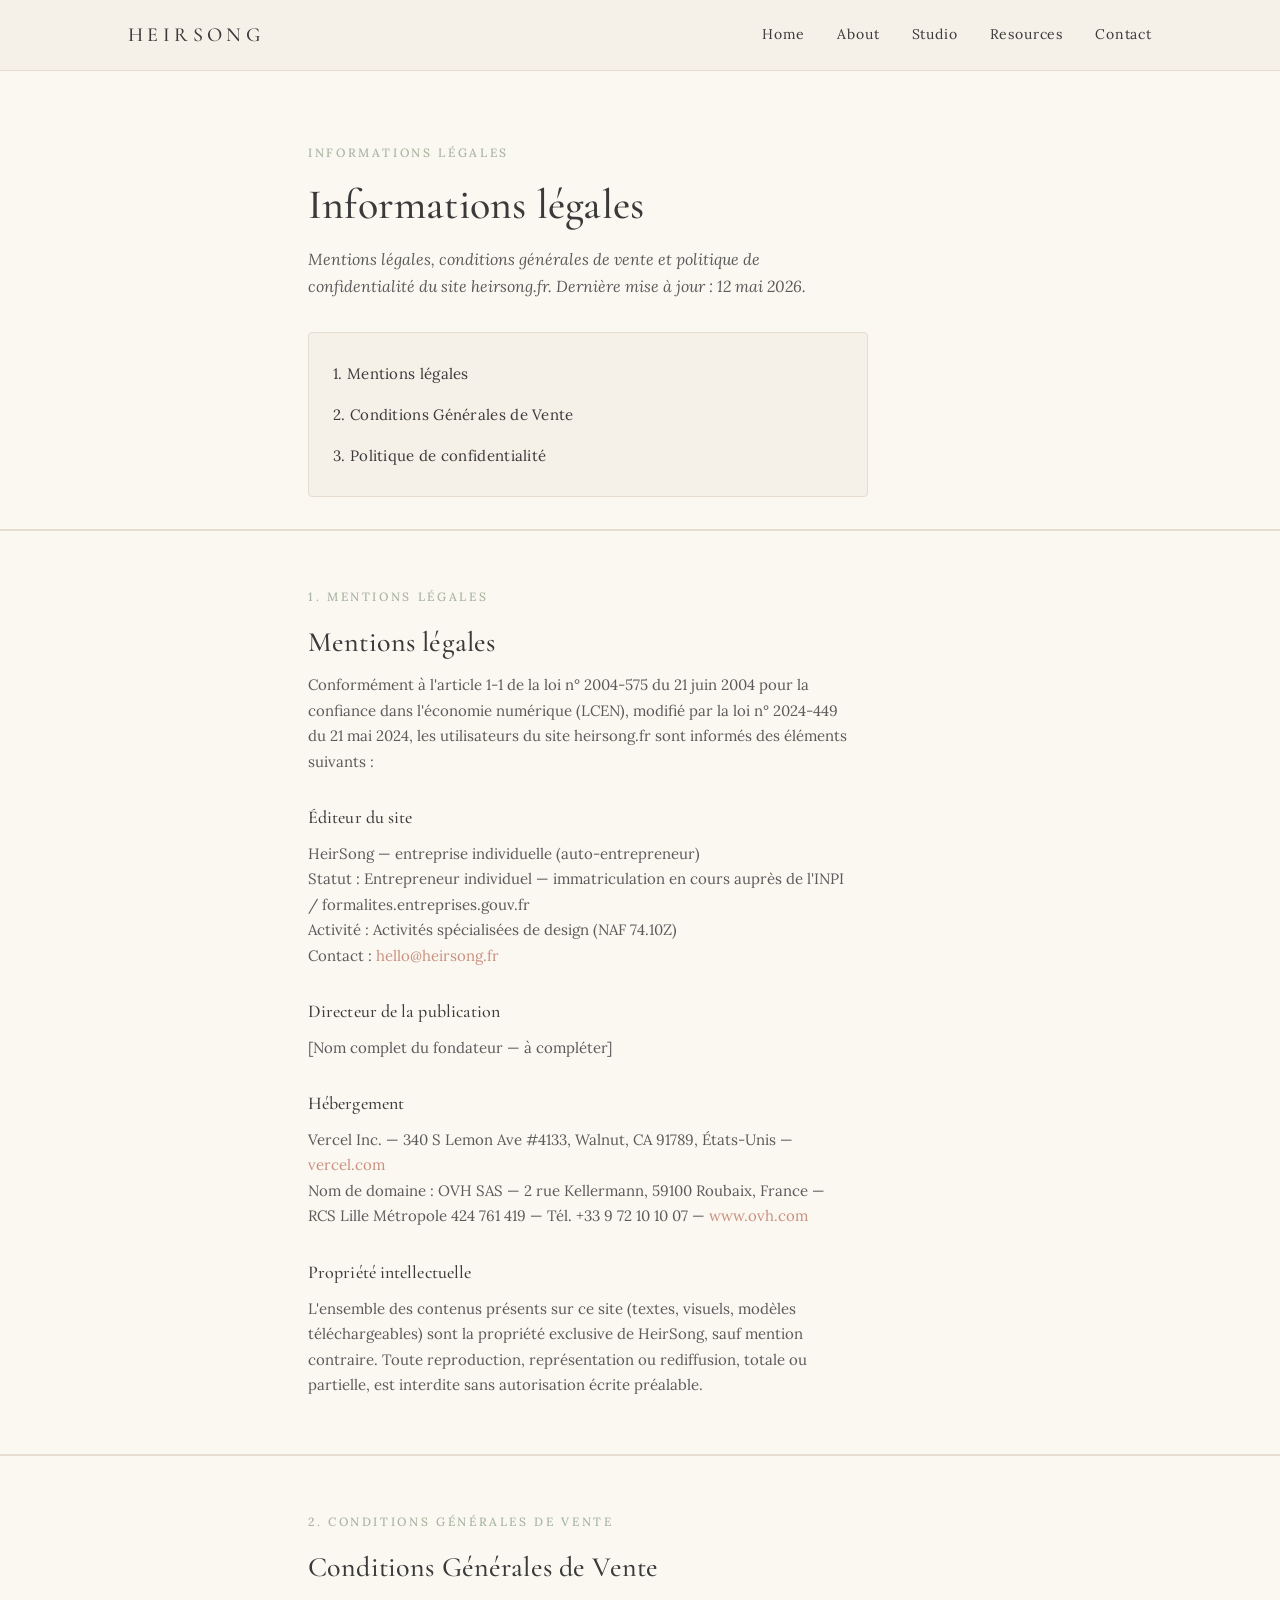
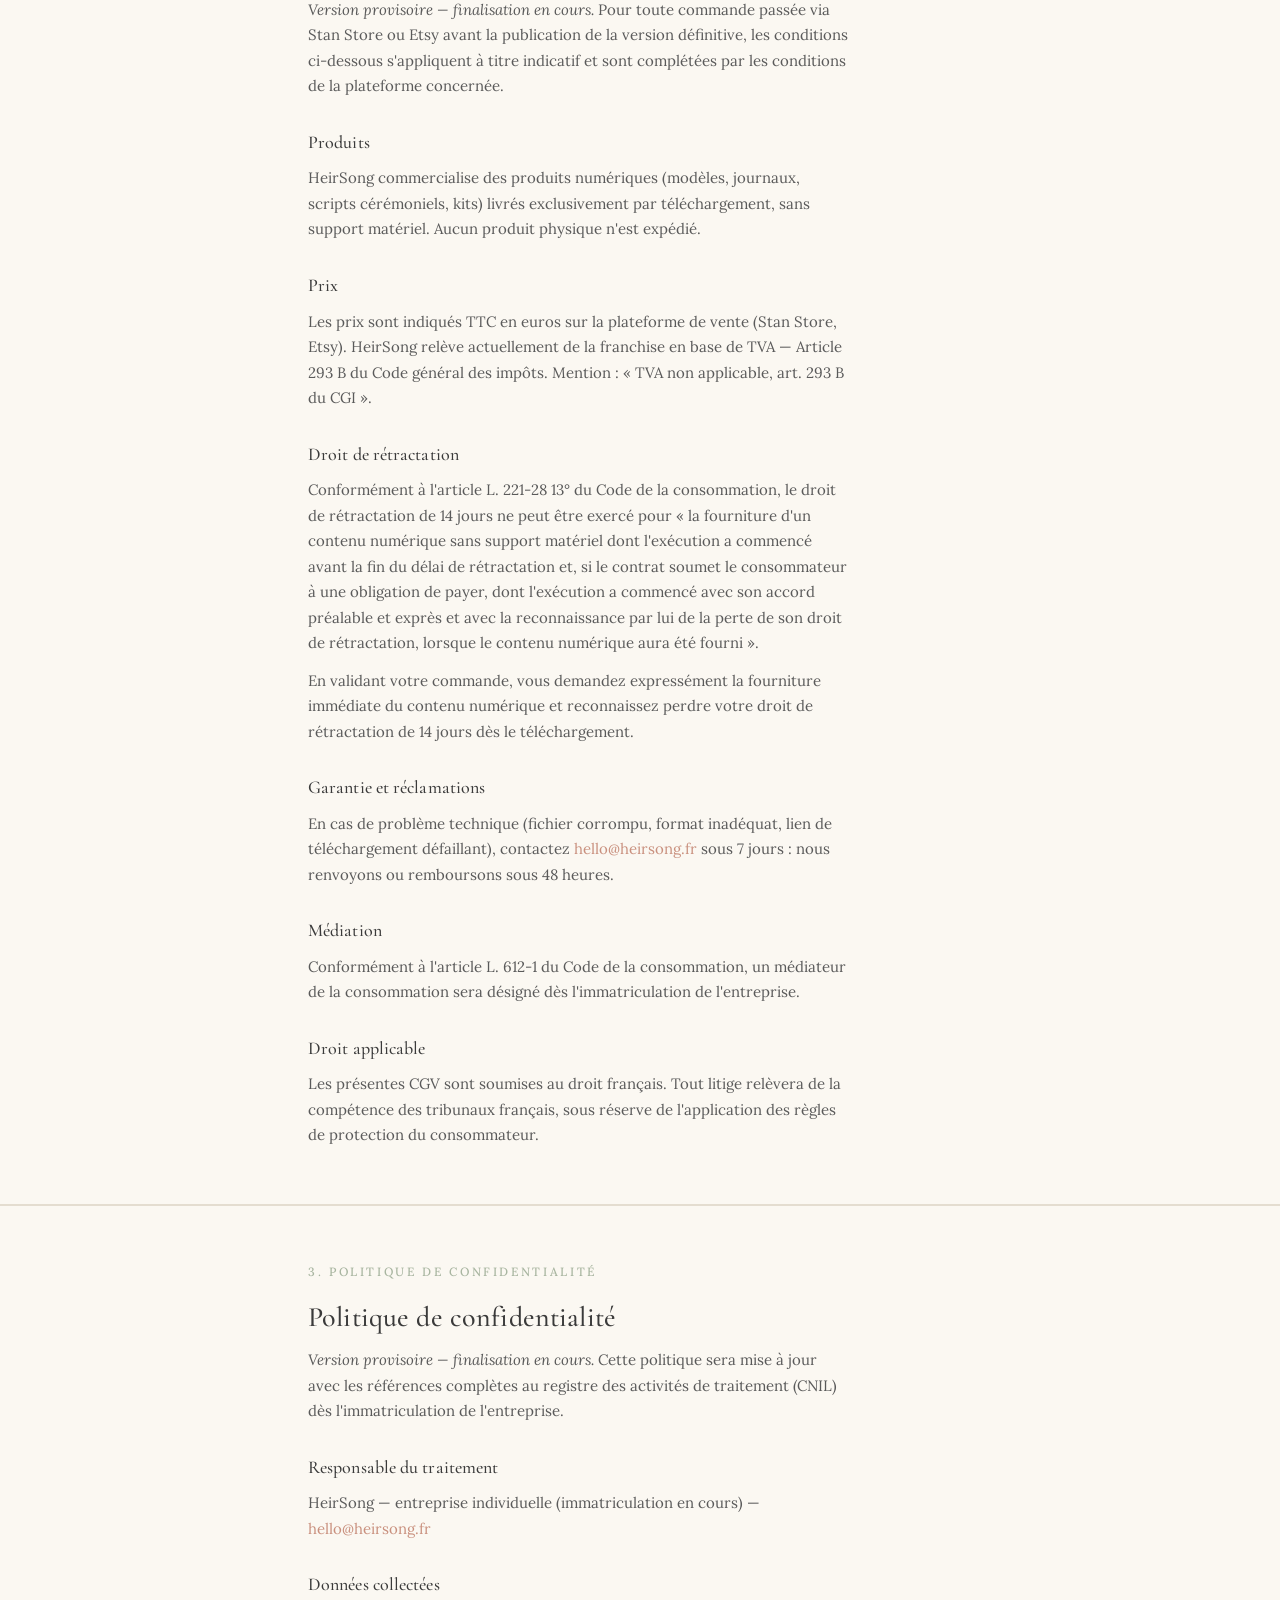
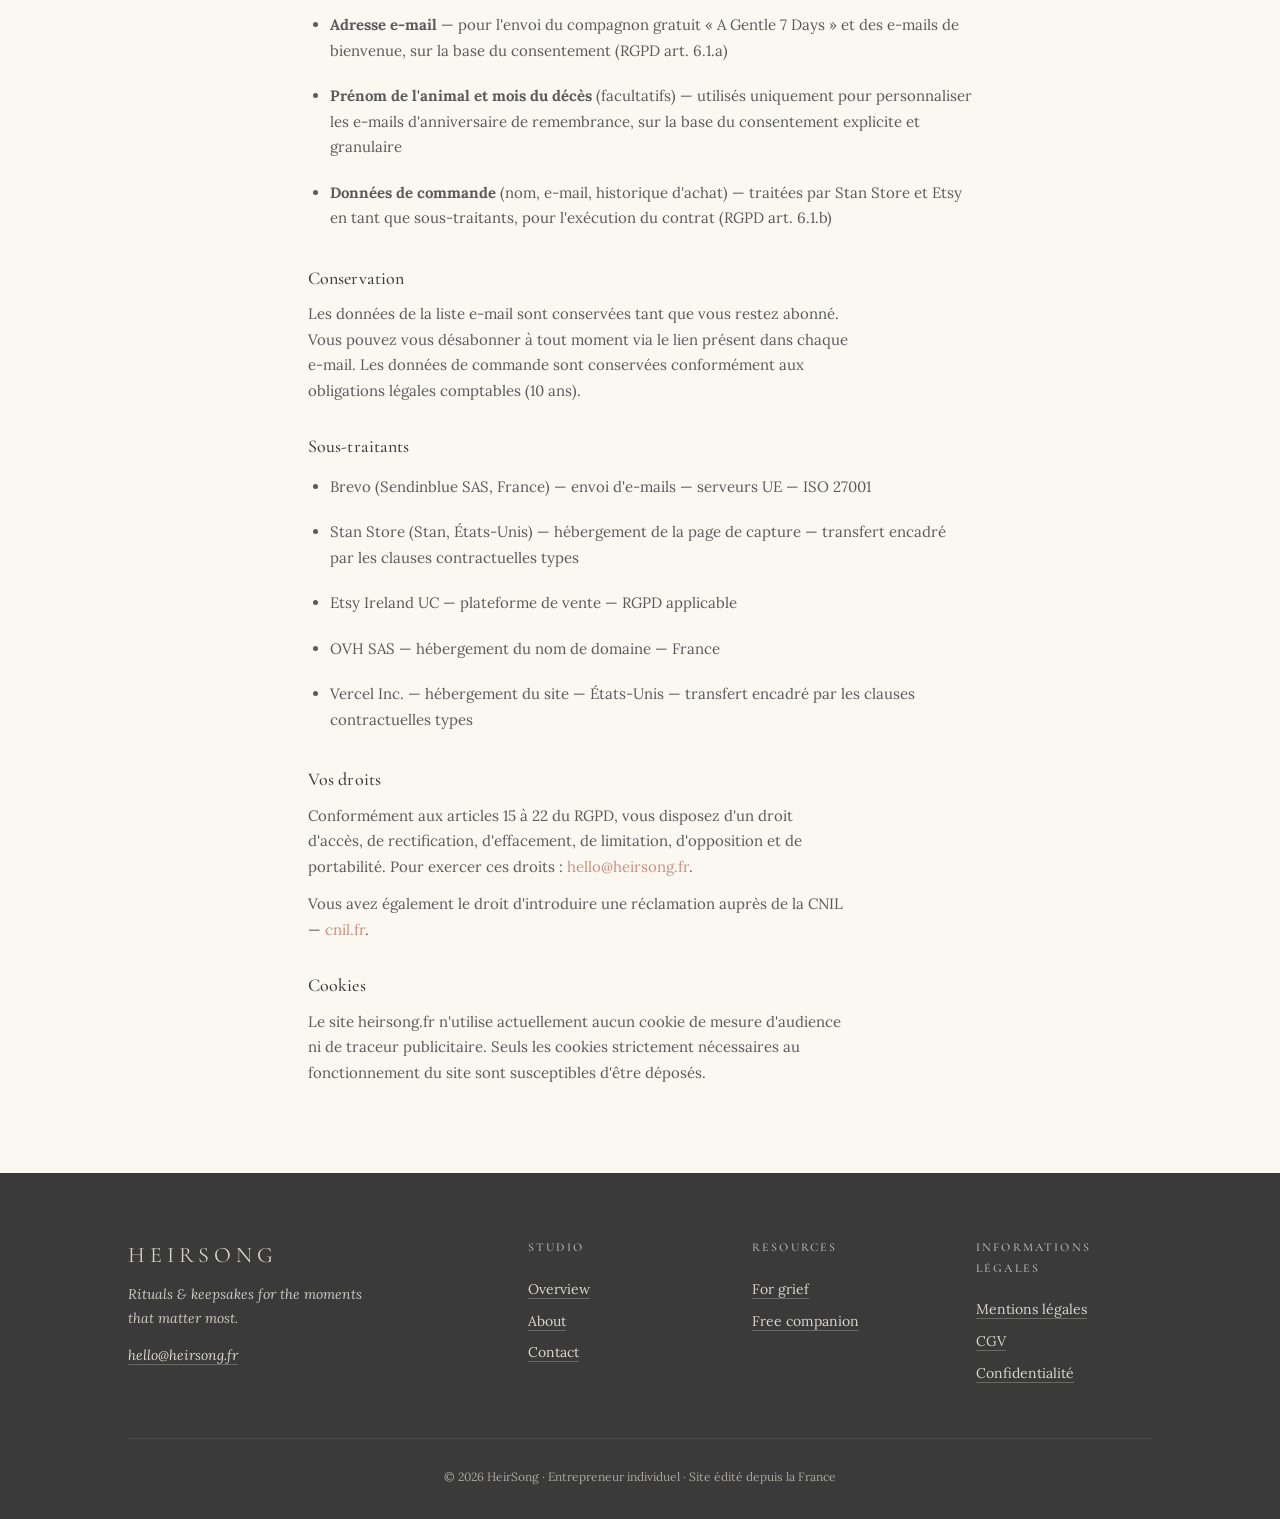
<file: legal.html>
<!DOCTYPE html>
<html lang="fr">
<head>
  <meta charset="UTF-8" />
  <meta name="viewport" content="width=device-width, initial-scale=1.0" />
  <title>Informations légales — HeirSong</title>
  <meta name="description" content="Mentions légales, conditions générales de vente et politique de confidentialité de HeirSong." />
  <meta name="robots" content="index, follow" />

  <meta property="og:title" content="Informations légales — HeirSong" />
  <meta property="og:description" content="Mentions légales, CGV et politique de confidentialité." />
  <meta property="og:type" content="website" />
  <meta property="og:url" content="https://heirsong.fr/legal" />
  <meta property="og:locale" content="fr_FR" />

  <link rel="preconnect" href="https://fonts.googleapis.com" />
  <link rel="preconnect" href="https://fonts.gstatic.com" crossorigin />
  <link href="https://fonts.googleapis.com/css2?family=Cormorant+Garamond:ital,wght@0,400;0,500;0,600;1,400&family=Lora:ital,wght@0,400;0,500;1,400&display=swap" rel="stylesheet" />
  <link rel="stylesheet" href="styles.css" />

  <style>
    /* Legal page — page-specific (sommaire + sections) */
    .legal-intro {
      padding: 72px 0 32px;
      background: var(--cream-soft);
      border-bottom: 1px solid var(--rule);
    }
    .legal-intro h1 { font-size: 42px; line-height: 1.15; margin: 8px 0 16px; }
    .legal-intro .lede {
      color: var(--charcoal-soft);
      font-size: 16px;
      font-style: italic;
      margin-bottom: 32px;
      max-width: 56ch;
    }
    .legal-toc {
      background: var(--cream);
      border: 1px solid var(--rule);
      border-radius: 4px;
      padding: 20px 24px;
      max-width: 560px;
    }
    .legal-toc ul { list-style: none; margin: 0; padding: 0; }
    .legal-toc li { padding: 6px 0; }
    .legal-toc a {
      color: var(--charcoal);
      font-size: 15px;
      letter-spacing: 0.02em;
      border-bottom: 1px solid transparent;
    }
    .legal-toc a:hover { color: var(--terracotta); border-bottom-color: var(--terracotta); }

    .legal {
      background: var(--cream-soft);
      padding: 56px 0;
      border-top: 1px solid var(--rule);
      scroll-margin-top: 80px;
    }
    .legal:last-of-type { padding-bottom: 88px; }
    .legal h2 { font-size: 28px; margin-bottom: 12px; }
    .legal h3 {
      font-size: 18px;
      font-weight: 500;
      margin-top: 28px;
      margin-bottom: 8px;
    }
    .legal p, .legal li { font-size: 15px; color: var(--charcoal-soft); }
    .legal ul { margin-left: 22px; margin-bottom: 14px; }
    .legal li { padding: 4px 0; }

    @media (max-width: 720px) {
      .legal-intro { padding: 48px 0 24px; }
      .legal-intro h1 { font-size: 32px; }
      .legal { padding: 40px 0; }
      .legal h2 { font-size: 24px; }
    }
  </style>
</head>

<body>

  <header class="site-header">
    <div class="container-wide">
      <a href="/" class="wordmark">HeirSong</a>
      <button class="menu-toggle" aria-label="Toggle menu" aria-expanded="false">
        <svg width="22" height="22" viewBox="0 0 22 22" fill="none" stroke="currentColor" stroke-width="1.6" stroke-linecap="round"><line x1="3" y1="6" x2="19" y2="6"/><line x1="3" y1="11" x2="19" y2="11"/><line x1="3" y1="16" x2="19" y2="16"/></svg>
      </button>
      <nav class="site-nav" aria-label="Primary">
        <a href="/">Home</a>
        <a href="/about">About</a>
        <a href="/studio">Studio</a>
        <a href="/resources">Resources</a>
        <a href="/contact">Contact</a>
      </nav>
    </div>
  </header>

  <main>
    <section class="legal-intro">
      <div class="container">
        <div class="eyebrow">Informations légales</div>
        <h1>Informations légales</h1>
        <p class="lede">Mentions légales, conditions générales de vente et politique de confidentialité du site heirsong.fr. Dernière mise à jour&nbsp;: 12&nbsp;mai&nbsp;2026.</p>
        <nav class="legal-toc" aria-label="Sommaire">
          <ul>
            <li><a href="#mentions-legales">1. Mentions légales</a></li>
            <li><a href="#cgv">2. Conditions Générales de Vente</a></li>
            <li><a href="#confidentialite">3. Politique de confidentialité</a></li>
          </ul>
        </nav>
      </div>
    </section>

    <section class="legal" id="mentions-legales">
      <div class="container">
        <div class="eyebrow">1. Mentions légales</div>
        <h2>Mentions légales</h2>
        <p>Conformément à l'article 1-1 de la loi n°&nbsp;2004-575 du 21&nbsp;juin&nbsp;2004 pour la confiance dans l'économie numérique (LCEN), modifié par la loi n°&nbsp;2024-449 du 21&nbsp;mai&nbsp;2024, les utilisateurs du site heirsong.fr sont informés des éléments suivants&nbsp;:</p>

        <h3>Éditeur du site</h3>
        <p>HeirSong — entreprise individuelle (auto-entrepreneur)<br />
        Statut&nbsp;: Entrepreneur individuel — immatriculation en cours auprès de l'INPI / formalites.entreprises.gouv.fr<br />
        Activité&nbsp;: Activités spécialisées de design (NAF 74.10Z)<br />
        Contact&nbsp;: <a href="mailto:hello@heirsong.fr">hello@heirsong.fr</a></p>

        <h3>Directeur de la publication</h3>
        <p>[Nom complet du fondateur — à compléter]</p>

        <h3>Hébergement</h3>
        <p>Vercel Inc. — 340 S Lemon Ave #4133, Walnut, CA 91789, États-Unis — <a href="https://vercel.com" target="_blank" rel="noopener">vercel.com</a><br />
        Nom de domaine&nbsp;: OVH SAS — 2 rue Kellermann, 59100 Roubaix, France — RCS Lille Métropole 424&nbsp;761&nbsp;419 — Tél. +33&nbsp;9&nbsp;72&nbsp;10&nbsp;10&nbsp;07 — <a href="https://www.ovh.com" target="_blank" rel="noopener">www.ovh.com</a></p>

        <h3>Propriété intellectuelle</h3>
        <p>L'ensemble des contenus présents sur ce site (textes, visuels, modèles téléchargeables) sont la propriété exclusive de HeirSong, sauf mention contraire. Toute reproduction, représentation ou rediffusion, totale ou partielle, est interdite sans autorisation écrite préalable.</p>
      </div>
    </section>

    <section class="legal" id="cgv">
      <div class="container">
        <div class="eyebrow">2. Conditions Générales de Vente</div>
        <h2>Conditions Générales de Vente</h2>
        <p><em>Version provisoire — finalisation en cours.</em> Pour toute commande passée via Stan Store ou Etsy avant la publication de la version définitive, les conditions ci-dessous s'appliquent à titre indicatif et sont complétées par les conditions de la plateforme concernée.</p>

        <h3>Produits</h3>
        <p>HeirSong commercialise des produits numériques (modèles, journaux, scripts cérémoniels, kits) livrés exclusivement par téléchargement, sans support matériel. Aucun produit physique n'est expédié.</p>

        <h3>Prix</h3>
        <p>Les prix sont indiqués TTC en euros sur la plateforme de vente (Stan Store, Etsy). HeirSong relève actuellement de la franchise en base de TVA — Article 293&nbsp;B du Code général des impôts. Mention&nbsp;: «&nbsp;TVA non applicable, art. 293&nbsp;B du CGI&nbsp;».</p>

        <h3>Droit de rétractation</h3>
        <p>Conformément à l'article L.&nbsp;221-28&nbsp;13° du Code de la consommation, le droit de rétractation de 14&nbsp;jours ne peut être exercé pour «&nbsp;la fourniture d'un contenu numérique sans support matériel dont l'exécution a commencé avant la fin du délai de rétractation et, si le contrat soumet le consommateur à une obligation de payer, dont l'exécution a commencé avec son accord préalable et exprès et avec la reconnaissance par lui de la perte de son droit de rétractation, lorsque le contenu numérique aura été fourni&nbsp;».</p>
        <p>En validant votre commande, vous demandez expressément la fourniture immédiate du contenu numérique et reconnaissez perdre votre droit de rétractation de 14&nbsp;jours dès le téléchargement.</p>

        <h3>Garantie et réclamations</h3>
        <p>En cas de problème technique (fichier corrompu, format inadéquat, lien de téléchargement défaillant), contactez <a href="mailto:hello@heirsong.fr">hello@heirsong.fr</a> sous 7&nbsp;jours&nbsp;: nous renvoyons ou remboursons sous 48&nbsp;heures.</p>

        <h3>Médiation</h3>
        <p>Conformément à l'article L.&nbsp;612-1 du Code de la consommation, un médiateur de la consommation sera désigné dès l'immatriculation de l'entreprise.</p>

        <h3>Droit applicable</h3>
        <p>Les présentes CGV sont soumises au droit français. Tout litige relèvera de la compétence des tribunaux français, sous réserve de l'application des règles de protection du consommateur.</p>
      </div>
    </section>

    <section class="legal" id="confidentialite">
      <div class="container">
        <div class="eyebrow">3. Politique de confidentialité</div>
        <h2>Politique de confidentialité</h2>
        <p><em>Version provisoire — finalisation en cours.</em> Cette politique sera mise à jour avec les références complètes au registre des activités de traitement (CNIL) dès l'immatriculation de l'entreprise.</p>

        <h3>Responsable du traitement</h3>
        <p>HeirSong — entreprise individuelle (immatriculation en cours) — <a href="mailto:hello@heirsong.fr">hello@heirsong.fr</a></p>

        <h3>Données collectées</h3>
        <ul>
          <li><strong>Adresse e-mail</strong> — pour l'envoi du compagnon gratuit «&nbsp;A Gentle 7 Days&nbsp;» et des e-mails de bienvenue, sur la base du consentement (RGPD art.&nbsp;6.1.a)</li>
          <li><strong>Prénom de l'animal et mois du décès</strong> (facultatifs) — utilisés uniquement pour personnaliser les e-mails d'anniversaire de remembrance, sur la base du consentement explicite et granulaire</li>
          <li><strong>Données de commande</strong> (nom, e-mail, historique d'achat) — traitées par Stan Store et Etsy en tant que sous-traitants, pour l'exécution du contrat (RGPD art.&nbsp;6.1.b)</li>
        </ul>

        <h3>Conservation</h3>
        <p>Les données de la liste e-mail sont conservées tant que vous restez abonné. Vous pouvez vous désabonner à tout moment via le lien présent dans chaque e-mail. Les données de commande sont conservées conformément aux obligations légales comptables (10&nbsp;ans).</p>

        <h3>Sous-traitants</h3>
        <ul>
          <li>Brevo (Sendinblue SAS, France) — envoi d'e-mails — serveurs UE — ISO&nbsp;27001</li>
          <li>Stan Store (Stan, États-Unis) — hébergement de la page de capture — transfert encadré par les clauses contractuelles types</li>
          <li>Etsy Ireland UC — plateforme de vente — RGPD applicable</li>
          <li>OVH SAS — hébergement du nom de domaine — France</li>
          <li>Vercel Inc. — hébergement du site — États-Unis — transfert encadré par les clauses contractuelles types</li>
        </ul>

        <h3>Vos droits</h3>
        <p>Conformément aux articles&nbsp;15 à 22 du RGPD, vous disposez d'un droit d'accès, de rectification, d'effacement, de limitation, d'opposition et de portabilité. Pour exercer ces droits&nbsp;: <a href="mailto:hello@heirsong.fr">hello@heirsong.fr</a>.</p>
        <p>Vous avez également le droit d'introduire une réclamation auprès de la CNIL — <a href="https://www.cnil.fr" target="_blank" rel="noopener">cnil.fr</a>.</p>

        <h3>Cookies</h3>
        <p>Le site heirsong.fr n'utilise actuellement aucun cookie de mesure d'audience ni de traceur publicitaire. Seuls les cookies strictement nécessaires au fonctionnement du site sont susceptibles d'être déposés.</p>
      </div>
    </section>
  </main>

  <footer class="site-footer">
    <div class="container-wide">
      <div class="footer-grid">
        <div class="footer-brand">
          <a href="/" class="wordmark">HeirSong</a>
          <p>Rituals &amp; keepsakes for the moments that matter most.</p>
          <p style="margin-top: 14px;"><a href="mailto:hello@heirsong.fr">hello@heirsong.fr</a></p>
        </div>
        <div>
          <h4>Studio</h4>
          <ul>
            <li><a href="/studio">Overview</a></li>
            <li><a href="/about">About</a></li>
            <li><a href="/contact">Contact</a></li>
          </ul>
        </div>
        <div>
          <h4>Resources</h4>
          <ul>
            <li><a href="/resources">For grief</a></li>
            <li><a href="https://stan.store/heirsong" target="_blank" rel="noopener">Free companion</a></li>
          </ul>
        </div>
        <div>
          <h4>Informations légales</h4>
          <ul>
            <li><a href="/legal#mentions-legales">Mentions légales</a></li>
            <li><a href="/legal#cgv">CGV</a></li>
            <li><a href="/legal#confidentialite">Confidentialité</a></li>
          </ul>
        </div>
      </div>
      <div class="footer-bottom">
        © 2026 HeirSong · Entrepreneur individuel · Site édité depuis la France
      </div>
    </div>
  </footer>

  <script>
    (function() {
      var btn = document.querySelector('.menu-toggle');
      var nav = document.querySelector('.site-nav');
      if (!btn || !nav) return;
      btn.addEventListener('click', function() {
        var open = nav.classList.toggle('open');
        btn.setAttribute('aria-expanded', open ? 'true' : 'false');
      });
    })();
  </script>

</body>
</html>
</file>
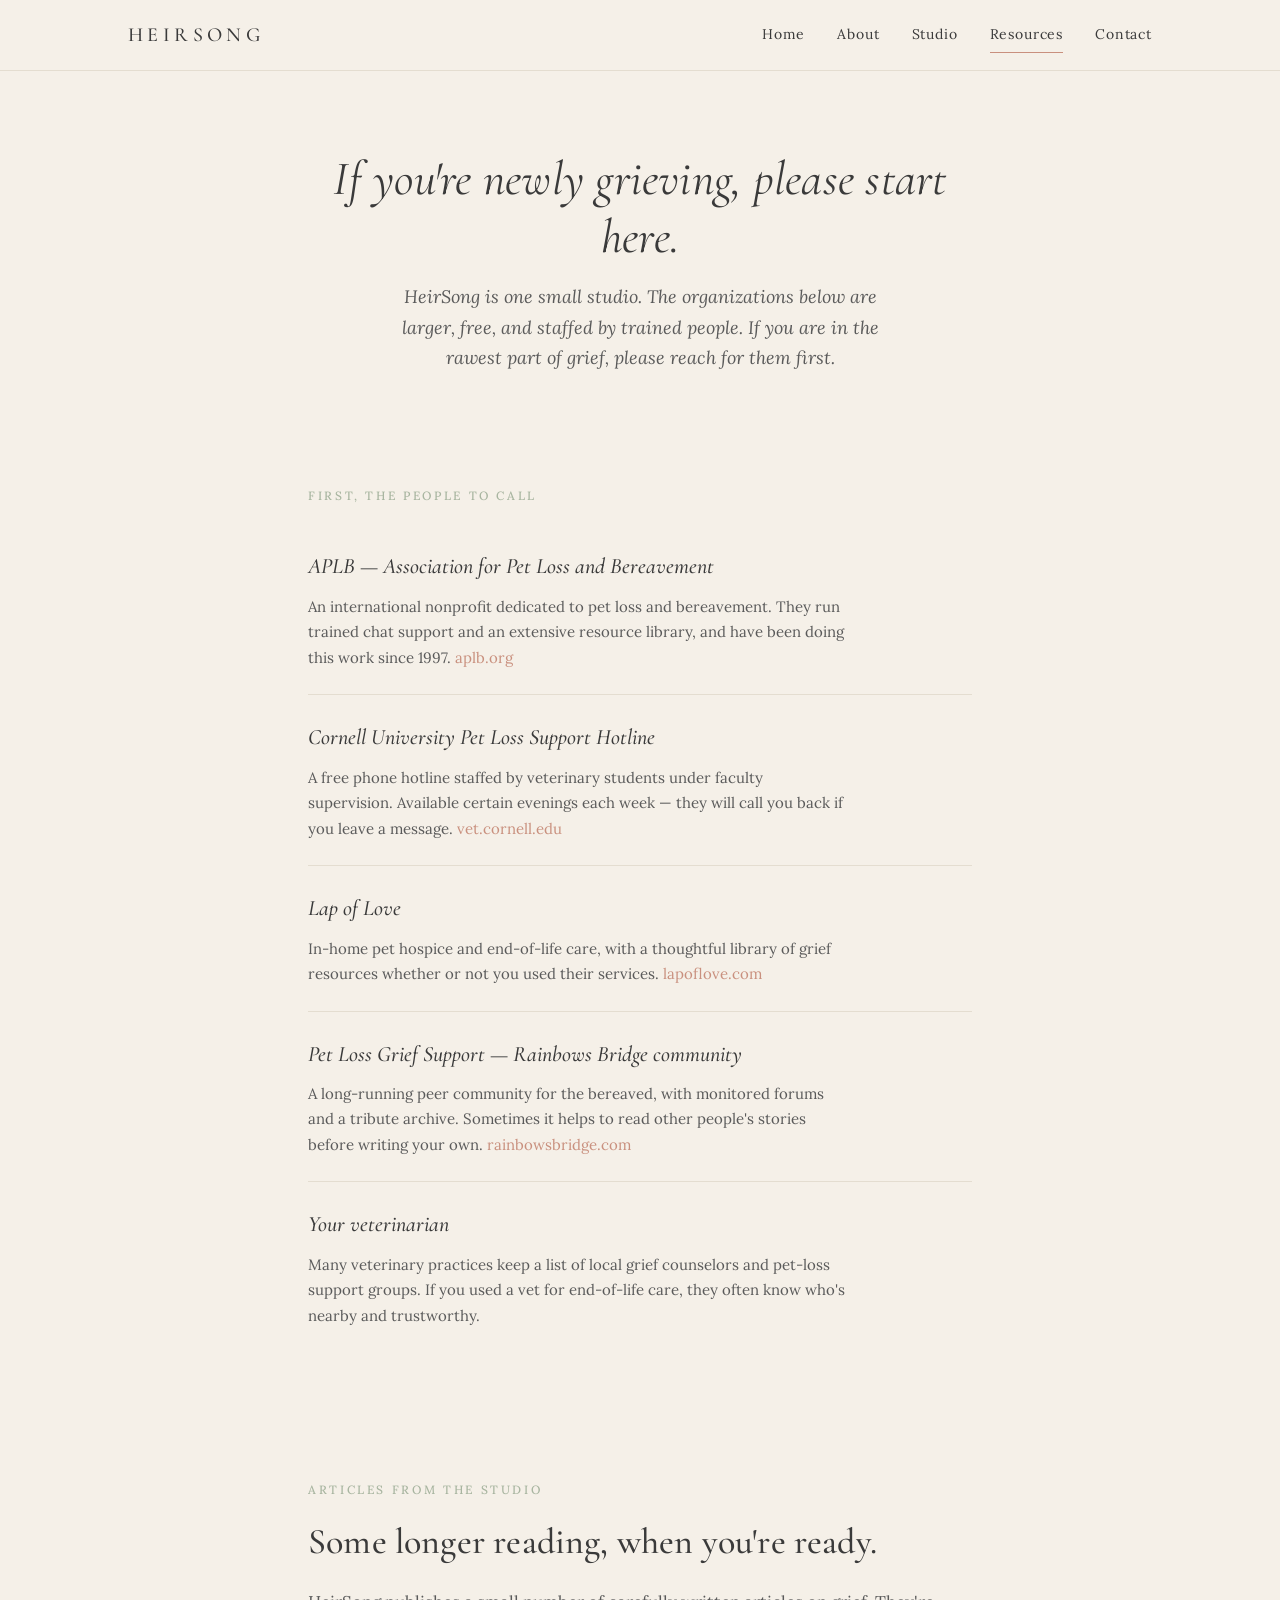
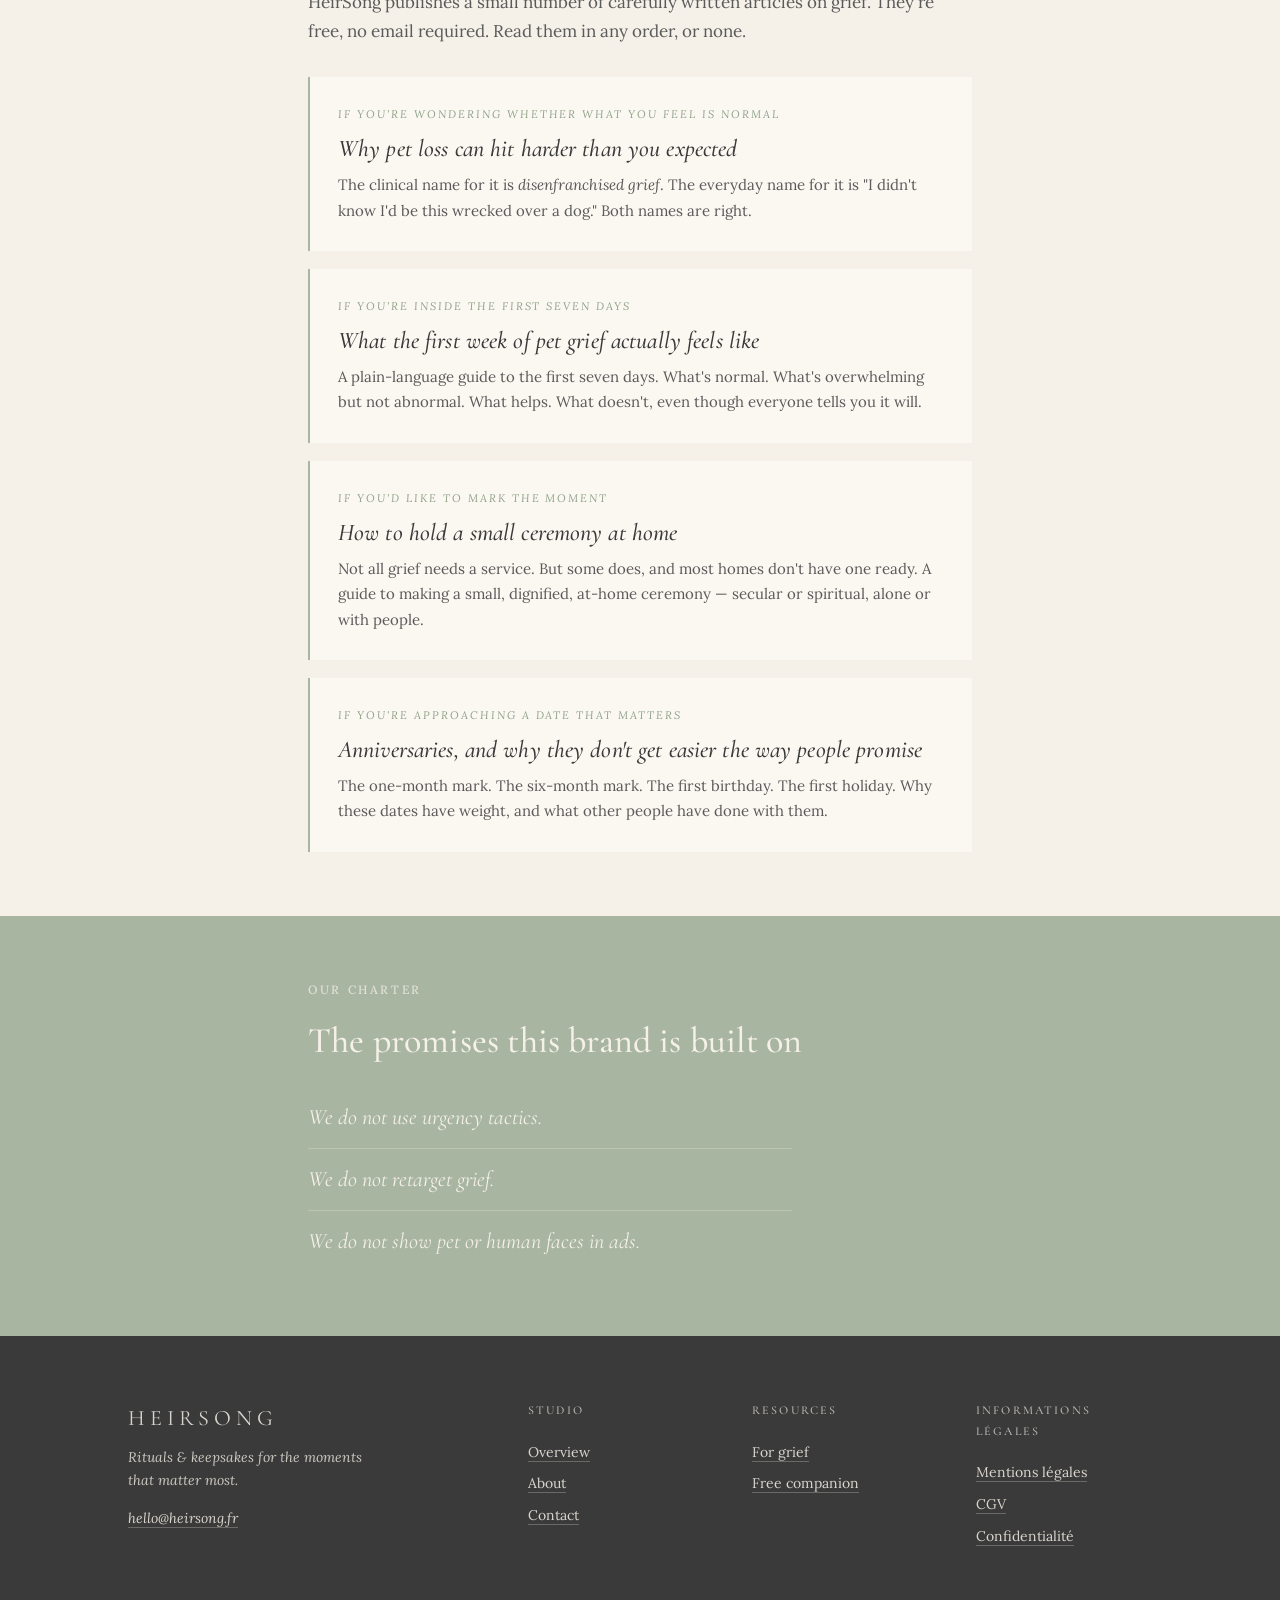
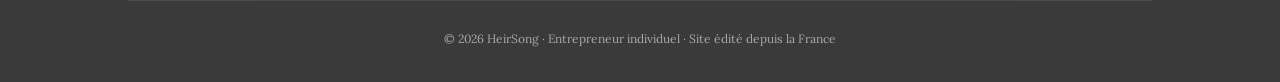
<file: resources.html>
<!DOCTYPE html>
<html lang="en">
<head>
  <meta charset="UTF-8" />
  <meta name="viewport" content="width=device-width, initial-scale=1.0" />
  <title>Grief Resources — HeirSong</title>
  <meta name="description" content="Free grief support resources for pet loss: trained hotlines, support organizations, and HeirSong's own articles on the first week, at-home memorials, and anniversaries." />

  <link rel="preconnect" href="https://fonts.googleapis.com" />
  <link rel="preconnect" href="https://fonts.gstatic.com" crossorigin />
  <link href="https://fonts.googleapis.com/css2?family=Cormorant+Garamond:ital,wght@0,400;0,500;0,600;1,400&family=Lora:ital,wght@0,400;0,500;1,400&display=swap" rel="stylesheet" />

  <link rel="stylesheet" href="/styles.css" />
</head>

<body>

  <header class="site-header">
    <div class="container-wide">
      <a href="/" class="wordmark">HeirSong</a>
      <button class="menu-toggle" id="menu-toggle" aria-label="Open menu">
        <svg width="24" height="24" viewBox="0 0 24 24" fill="none" stroke="currentColor" stroke-width="1.5">
          <line x1="3" y1="7" x2="21" y2="7" />
          <line x1="3" y1="12" x2="21" y2="12" />
          <line x1="3" y1="17" x2="21" y2="17" />
        </svg>
      </button>
      <nav class="site-nav" id="site-nav">
        <a href="/">Home</a>
        <a href="/about">About</a>
        <a href="/studio">Studio</a>
        <a href="/resources" class="active">Resources</a>
        <a href="/contact">Contact</a>
      </nav>
    </div>
  </header>

  <main>
    <div class="container">
      <section class="page-intro">
        <h1>If you're newly grieving, please start here.</h1>
        <p>HeirSong is one small studio. The organizations below are larger, free, and staffed by trained people. If you are in the rawest part of grief, please reach for them first.</p>
      </section>
    </div>

    <div class="container">
      <section>
        <div class="eyebrow">First, the people to call</div>

        <div class="resource-row">
          <div class="resource-name">APLB — Association for Pet Loss and Bereavement</div>
          <p>An international nonprofit dedicated to pet loss and bereavement. They run trained chat support and an extensive resource library, and have been doing this work since 1997. <a href="https://www.aplb.org" target="_blank" rel="noopener">aplb.org</a></p>
        </div>

        <div class="resource-row">
          <div class="resource-name">Cornell University Pet Loss Support Hotline</div>
          <p>A free phone hotline staffed by veterinary students under faculty supervision. Available certain evenings each week — they will call you back if you leave a message. <a href="https://www.vet.cornell.edu/hospitals/services/pet-loss-support-hotline" target="_blank" rel="noopener">vet.cornell.edu</a></p>
        </div>

        <div class="resource-row">
          <div class="resource-name">Lap of Love</div>
          <p>In-home pet hospice and end-of-life care, with a thoughtful library of grief resources whether or not you used their services. <a href="https://www.lapoflove.com" target="_blank" rel="noopener">lapoflove.com</a></p>
        </div>

        <div class="resource-row">
          <div class="resource-name">Pet Loss Grief Support — Rainbows Bridge community</div>
          <p>A long-running peer community for the bereaved, with monitored forums and a tribute archive. Sometimes it helps to read other people's stories before writing your own. <a href="https://www.rainbowsbridge.com" target="_blank" rel="noopener">rainbowsbridge.com</a></p>
        </div>

        <div class="resource-row">
          <div class="resource-name">Your veterinarian</div>
          <p>Many veterinary practices keep a list of local grief counselors and pet-loss support groups. If you used a vet for end-of-life care, they often know who's nearby and trustworthy.</p>
        </div>
      </section>
    </div>

    <div class="container">
      <section>
        <div class="eyebrow">Articles from the studio</div>
        <h2>Some longer reading, when you're ready.</h2>
        <p>HeirSong publishes a small number of carefully written articles on grief. They're free, no email required. Read them in any order, or none.</p>

        <div class="article-list">
          <a href="/resources/disenfranchised-grief" class="article-link">
            <div class="article-link-meta">If you're wondering whether what you feel is normal</div>
            <h3>Why pet loss can hit harder than you expected</h3>
            <p>The clinical name for it is <em>disenfranchised grief</em>. The everyday name for it is "I didn't know I'd be this wrecked over a dog." Both names are right.</p>
          </a>

          <a href="/resources/first-week" class="article-link">
            <div class="article-link-meta">If you're inside the first seven days</div>
            <h3>What the first week of pet grief actually feels like</h3>
            <p>A plain-language guide to the first seven days. What's normal. What's overwhelming but not abnormal. What helps. What doesn't, even though everyone tells you it will.</p>
          </a>

          <a href="/resources/at-home-memorial" class="article-link">
            <div class="article-link-meta">If you'd like to mark the moment</div>
            <h3>How to hold a small ceremony at home</h3>
            <p>Not all grief needs a service. But some does, and most homes don't have one ready. A guide to making a small, dignified, at-home ceremony — secular or spiritual, alone or with people.</p>
          </a>

          <a href="/resources/anniversaries" class="article-link">
            <div class="article-link-meta">If you're approaching a date that matters</div>
            <h3>Anniversaries, and why they don't get easier the way people promise</h3>
            <p>The one-month mark. The six-month mark. The first birthday. The first holiday. Why these dates have weight, and what other people have done with them.</p>
          </a>
        </div>
      </section>
    </div>
  </main>

  <section class="charter">
    <div class="container">
      <div class="eyebrow">Our charter</div>
      <h2>The promises this brand is built on</h2>
      <ul>
        <li>We do not use urgency tactics.</li>
        <li>We do not retarget grief.</li>
        <li>We do not show pet or human faces in ads.</li>
      </ul>
    </div>
  </section>

  <footer class="site-footer">
    <div class="container-wide">
      <div class="footer-grid">
        <div class="footer-brand">
          <a href="/" class="wordmark">HeirSong</a>
          <p>Rituals &amp; keepsakes for the moments that matter most.</p>
          <p style="margin-top: 14px;"><a href="mailto:hello@heirsong.fr">hello@heirsong.fr</a></p>
        </div>
        <div>
          <h4>Studio</h4>
          <ul>
            <li><a href="/studio">Overview</a></li>
            <li><a href="/about">About</a></li>
            <li><a href="/contact">Contact</a></li>
          </ul>
        </div>
        <div>
          <h4>Resources</h4>
          <ul>
            <li><a href="/resources">For grief</a></li>
            <li><a href="https://stan.store/heirsong" target="_blank" rel="noopener">Free companion</a></li>
          </ul>
        </div>
        <div>
          <h4>Informations légales</h4>
          <ul>
            <li><a href="/legal#mentions-legales">Mentions légales</a></li>
            <li><a href="/legal#cgv">CGV</a></li>
            <li><a href="/legal#confidentialite">Confidentialité</a></li>
          </ul>
        </div>
      </div>
      <div class="footer-bottom">
        © 2026 HeirSong · Entrepreneur individuel · Site édité depuis la France
      </div>
    </div>
  </footer>

  <script>
    (function() {
      const toggle = document.getElementById('menu-toggle');
      const nav = document.getElementById('site-nav');
      if (toggle && nav) {
        toggle.addEventListener('click', function() {
          nav.classList.toggle('open');
        });
      }
    })();
  </script>

</body>
</html>
</file>
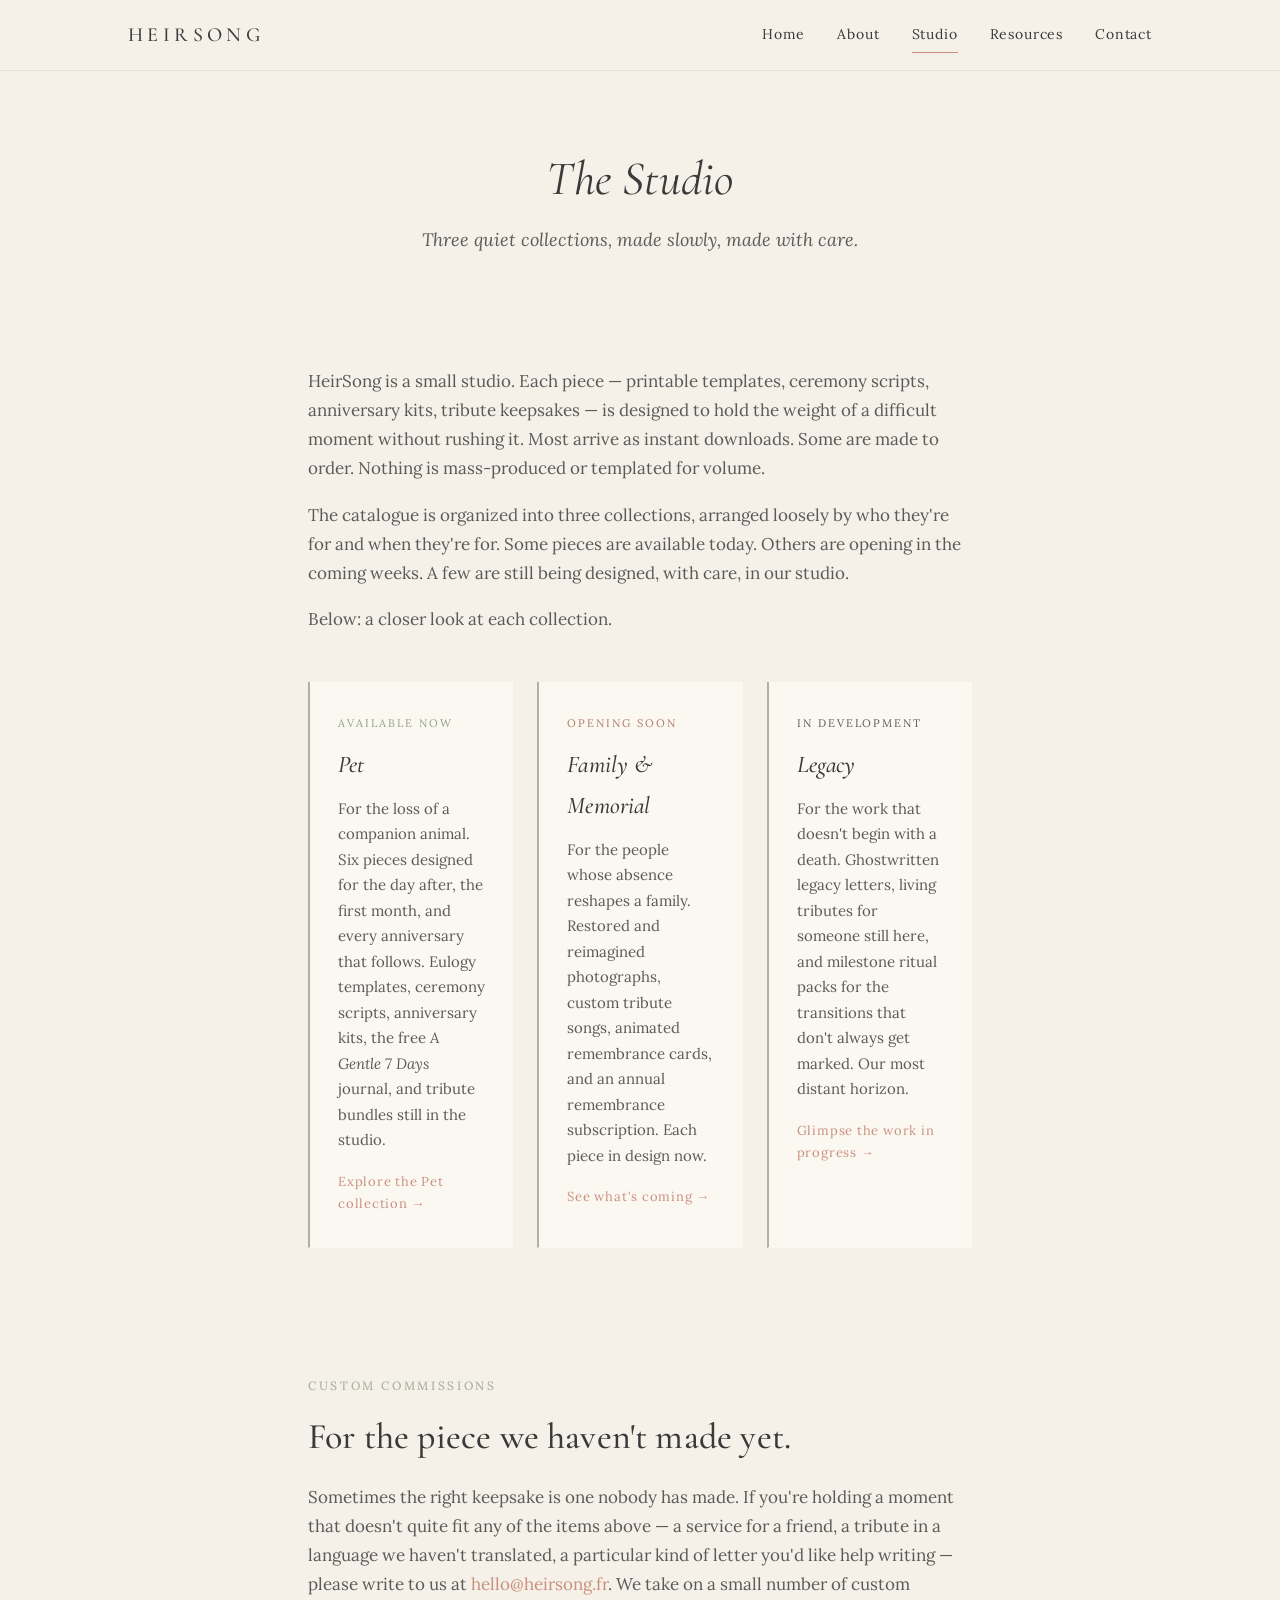
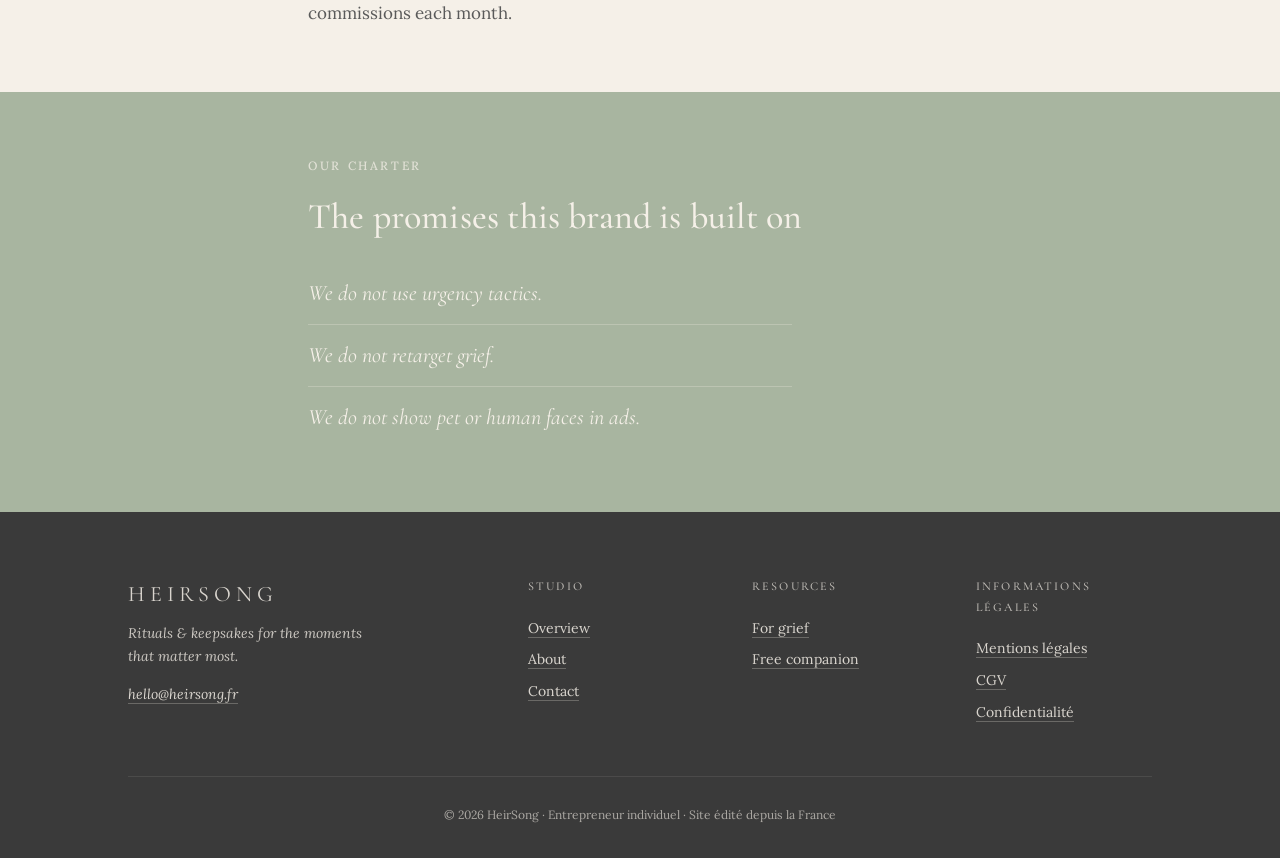
<file: studio.html>
<!DOCTYPE html>
<html lang="en">
<head>
  <meta charset="UTF-8" />
  <meta name="viewport" content="width=device-width, initial-scale=1.0" />
  <title>The Studio — HeirSong</title>
  <meta name="description" content="HeirSong is a small studio making three quiet collections — for pet loss, for family memorial, and for legacy. Each piece designed slowly, made with care." />

  <link rel="preconnect" href="https://fonts.googleapis.com" />
  <link rel="preconnect" href="https://fonts.gstatic.com" crossorigin />
  <link href="https://fonts.googleapis.com/css2?family=Cormorant+Garamond:ital,wght@0,400;0,500;0,600;1,400&family=Lora:ital,wght@0,400;0,500;1,400&display=swap" rel="stylesheet" />

  <link rel="stylesheet" href="/styles.css" />
</head>

<body>

  <header class="site-header">
    <div class="container-wide">
      <a href="/" class="wordmark">HeirSong</a>
      <button class="menu-toggle" id="menu-toggle" aria-label="Open menu">
        <svg width="24" height="24" viewBox="0 0 24 24" fill="none" stroke="currentColor" stroke-width="1.5">
          <line x1="3" y1="7" x2="21" y2="7" />
          <line x1="3" y1="12" x2="21" y2="12" />
          <line x1="3" y1="17" x2="21" y2="17" />
        </svg>
      </button>
      <nav class="site-nav" id="site-nav">
        <a href="/">Home</a>
        <a href="/about">About</a>
        <a href="/studio" class="active">Studio</a>
        <a href="/resources">Resources</a>
        <a href="/contact">Contact</a>
      </nav>
    </div>
  </header>

  <main>
    <div class="container">
      <section class="page-intro">
        <h1>The Studio</h1>
        <p>Three quiet collections, made slowly, made with care.</p>
      </section>
    </div>

    <div class="container">
      <section>
        <p>HeirSong is a small studio. Each piece — printable templates, ceremony scripts, anniversary kits, tribute keepsakes — is designed to hold the weight of a difficult moment without rushing it. Most arrive as instant downloads. Some are made to order. Nothing is mass-produced or templated for volume.</p>

        <p>The catalogue is organized into three collections, arranged loosely by who they're for and when they're for. Some pieces are available today. Others are opening in the coming weeks. A few are still being designed, with care, in our studio.</p>

        <p>Below: a closer look at each collection.</p>

        <div class="collection-grid" style="margin-top: 48px;">
          <a href="/studio/pet" class="collection-card">
            <div class="card-status">Available now</div>
            <h3>Pet</h3>
            <p>For the loss of a companion animal. Six pieces designed for the day after, the first month, and every anniversary that follows. Eulogy templates, ceremony scripts, anniversary kits, the free <em>A Gentle 7 Days</em> journal, and tribute bundles still in the studio.</p>
            <div class="card-arrow">Explore the Pet collection →</div>
          </a>
          <a href="/studio/family" class="collection-card">
            <div class="card-status coming">Opening soon</div>
            <h3>Family &amp; Memorial</h3>
            <p>For the people whose absence reshapes a family. Restored and reimagined photographs, custom tribute songs, animated remembrance cards, and an annual remembrance subscription. Each piece in design now.</p>
            <div class="card-arrow">See what's coming →</div>
          </a>
          <a href="/studio/legacy" class="collection-card">
            <div class="card-status dev">In development</div>
            <h3>Legacy</h3>
            <p>For the work that doesn't begin with a death. Ghostwritten legacy letters, living tributes for someone still here, and milestone ritual packs for the transitions that don't always get marked. Our most distant horizon.</p>
            <div class="card-arrow">Glimpse the work in progress →</div>
          </a>
        </div>
      </section>
    </div>

    <div class="container">
      <section id="custom-commissions">
        <div class="eyebrow">Custom commissions</div>
        <h2>For the piece we haven't made yet.</h2>
        <p>Sometimes the right keepsake is one nobody has made. If you're holding a moment that doesn't quite fit any of the items above — a service for a friend, a tribute in a language we haven't translated, a particular kind of letter you'd like help writing — please write to us at <a href="mailto:hello@heirsong.fr">hello@heirsong.fr</a>. We take on a small number of custom commissions each month.</p>
      </section>
    </div>
  </main>

  <section class="charter">
    <div class="container">
      <div class="eyebrow">Our charter</div>
      <h2>The promises this brand is built on</h2>
      <ul>
        <li>We do not use urgency tactics.</li>
        <li>We do not retarget grief.</li>
        <li>We do not show pet or human faces in ads.</li>
      </ul>
    </div>
  </section>

  <footer class="site-footer">
    <div class="container-wide">
      <div class="footer-grid">
        <div class="footer-brand">
          <a href="/" class="wordmark">HeirSong</a>
          <p>Rituals &amp; keepsakes for the moments that matter most.</p>
          <p style="margin-top: 14px;"><a href="mailto:hello@heirsong.fr">hello@heirsong.fr</a></p>
        </div>
        <div>
          <h4>Studio</h4>
          <ul>
            <li><a href="/studio">Overview</a></li>
            <li><a href="/about">About</a></li>
            <li><a href="/contact">Contact</a></li>
          </ul>
        </div>
        <div>
          <h4>Resources</h4>
          <ul>
            <li><a href="/resources">For grief</a></li>
            <li><a href="https://stan.store/heirsong" target="_blank" rel="noopener">Free companion</a></li>
          </ul>
        </div>
        <div>
          <h4>Informations légales</h4>
          <ul>
            <li><a href="/legal#mentions-legales">Mentions légales</a></li>
            <li><a href="/legal#cgv">CGV</a></li>
            <li><a href="/legal#confidentialite">Confidentialité</a></li>
          </ul>
        </div>
      </div>
      <div class="footer-bottom">
        © 2026 HeirSong · Entrepreneur individuel · Site édité depuis la France
      </div>
    </div>
  </footer>

  <script>
    (function() {
      const toggle = document.getElementById('menu-toggle');
      const nav = document.getElementById('site-nav');
      if (toggle && nav) {
        toggle.addEventListener('click', function() {
          nav.classList.toggle('open');
        });
      }
    })();
  </script>

</body>
</html>
</file>
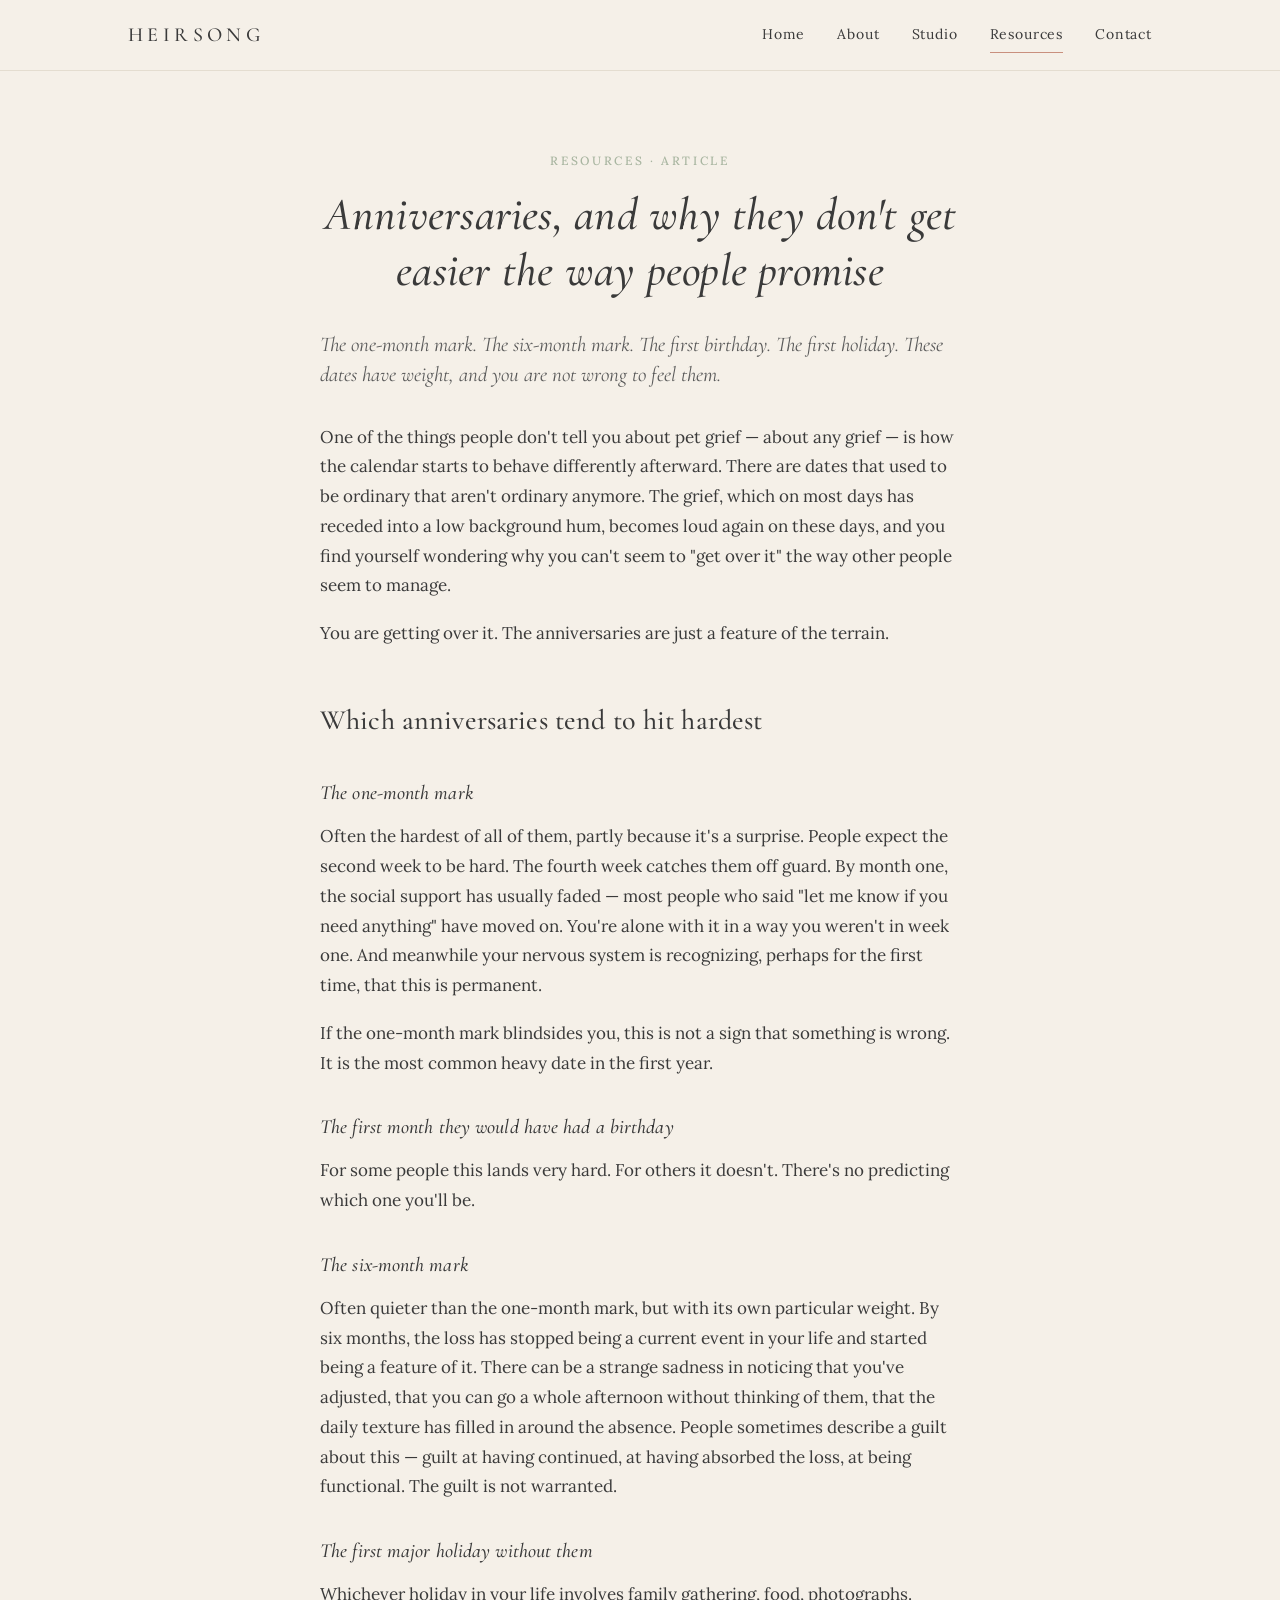
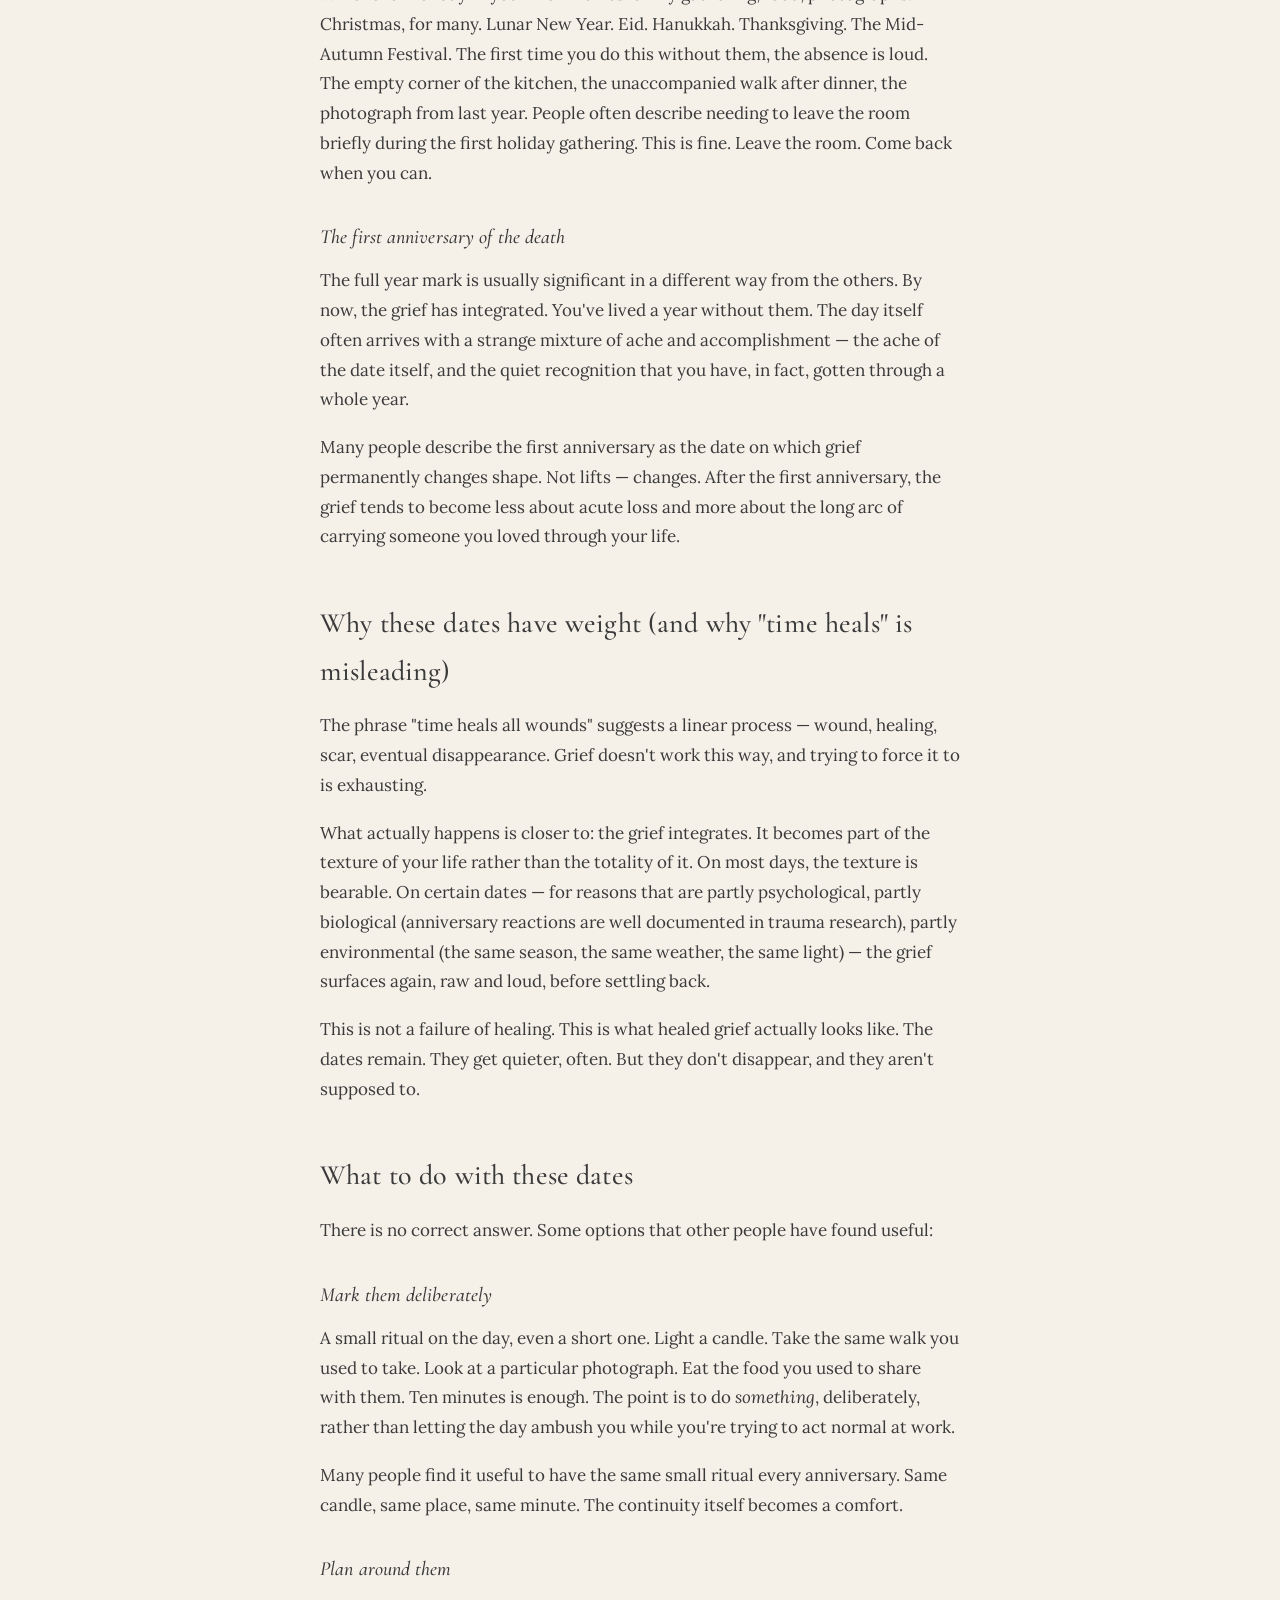
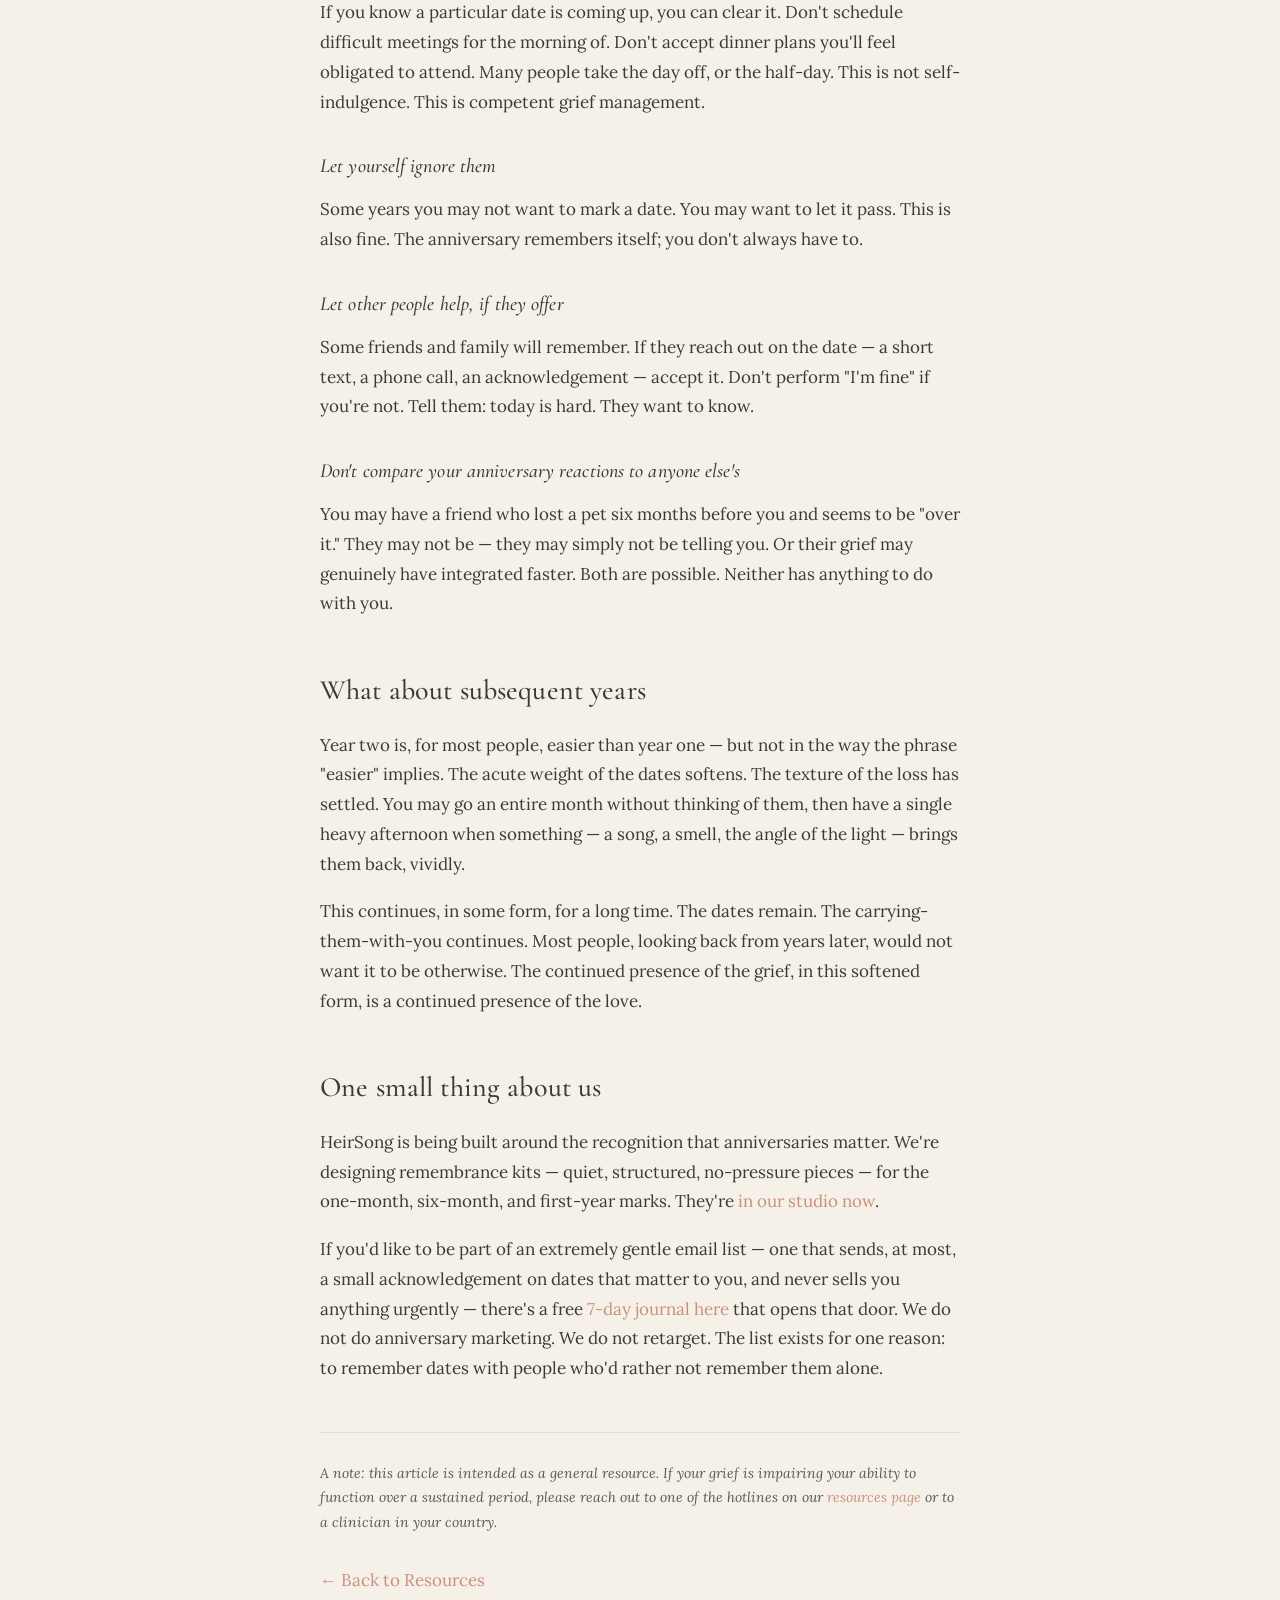
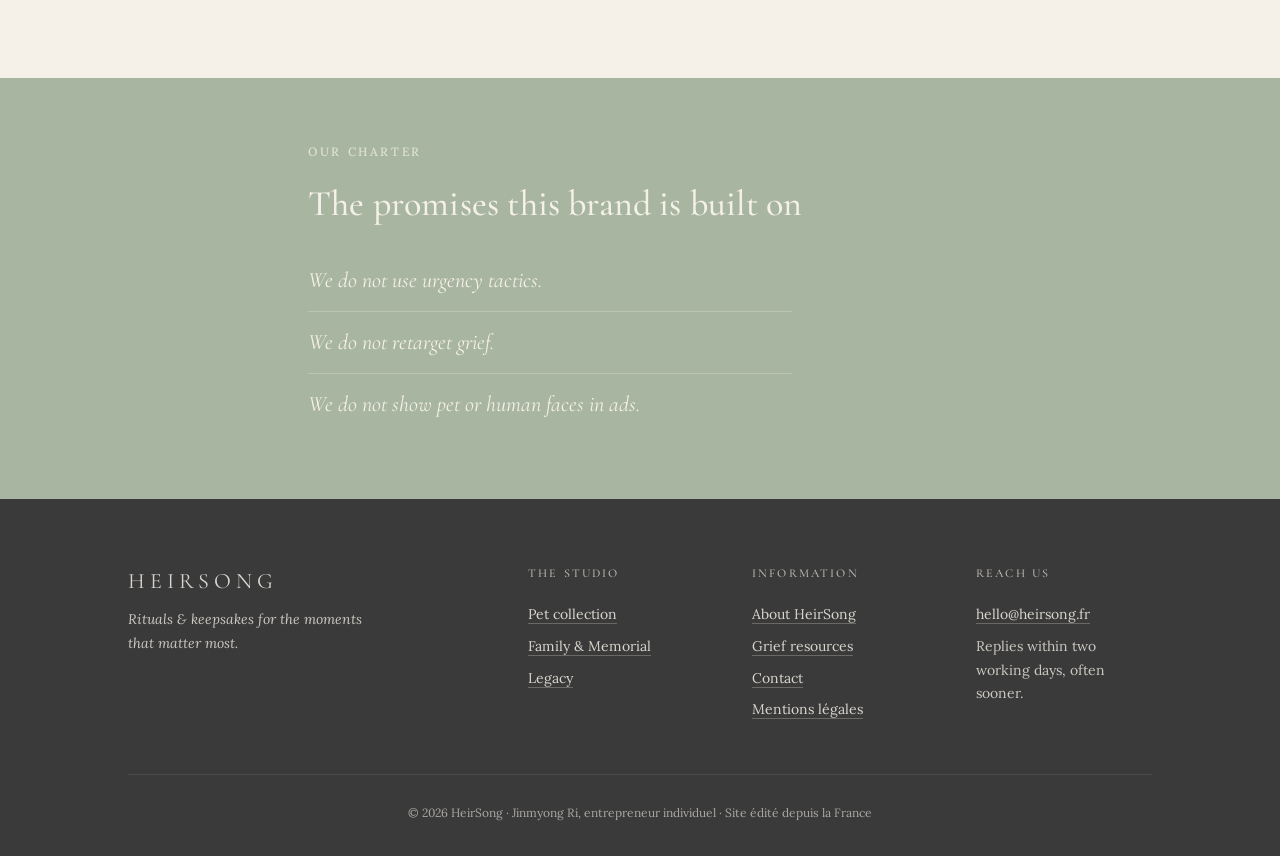
<file: resources/anniversaries.html>
<!DOCTYPE html>
<html lang="en">
<head>
  <meta charset="UTF-8" />
  <meta name="viewport" content="width=device-width, initial-scale=1.0" />
  <title>Anniversaries, and why they don't get easier the way people promise — HeirSong</title>
  <meta name="description" content="The one-month, six-month, and first-year marks after a pet's death have weight. Here's why, and what other people have done with them." />

  <link rel="preconnect" href="https://fonts.googleapis.com" />
  <link rel="preconnect" href="https://fonts.gstatic.com" crossorigin />
  <link href="https://fonts.googleapis.com/css2?family=Cormorant+Garamond:ital,wght@0,400;0,500;0,600;1,400&family=Lora:ital,wght@0,400;0,500;1,400&display=swap" rel="stylesheet" />

  <link rel="stylesheet" href="/styles.css" />
</head>

<body>

  <header class="site-header">
    <div class="container-wide">
      <a href="/" class="wordmark">HeirSong</a>
      <button class="menu-toggle" id="menu-toggle" aria-label="Open menu">
        <svg width="24" height="24" viewBox="0 0 24 24" fill="none" stroke="currentColor" stroke-width="1.5">
          <line x1="3" y1="7" x2="21" y2="7" />
          <line x1="3" y1="12" x2="21" y2="12" />
          <line x1="3" y1="17" x2="21" y2="17" />
        </svg>
      </button>
      <nav class="site-nav" id="site-nav">
        <a href="/">Home</a>
        <a href="/about">About</a>
        <a href="/studio">Studio</a>
        <a href="/resources" class="active">Resources</a>
        <a href="/contact">Contact</a>
      </nav>
    </div>
  </header>

  <main>
    <div class="container">
      <article class="article-body" style="padding: 80px 0 64px;">
        <div class="eyebrow" style="text-align: center; margin-bottom: 16px;">Resources · Article</div>
        <h1 style="font-family: 'Cormorant Garamond', serif; font-size: clamp(34px, 5vw, 46px); font-weight: 500; font-style: italic; text-align: center; line-height: 1.2; margin-bottom: 32px;">Anniversaries, and why they don't get easier the way people promise</h1>

        <p class="lede">The one-month mark. The six-month mark. The first birthday. The first holiday. These dates have weight, and you are not wrong to feel them.</p>

        <p>One of the things people don't tell you about pet grief — about any grief — is how the calendar starts to behave differently afterward. There are dates that used to be ordinary that aren't ordinary anymore. The grief, which on most days has receded into a low background hum, becomes loud again on these days, and you find yourself wondering why you can't seem to "get over it" the way other people seem to manage.</p>

        <p>You are getting over it. The anniversaries are just a feature of the terrain.</p>

        <h2>Which anniversaries tend to hit hardest</h2>

        <h3>The one-month mark</h3>

        <p>Often the hardest of all of them, partly because it's a surprise. People expect the second week to be hard. The fourth week catches them off guard. By month one, the social support has usually faded — most people who said "let me know if you need anything" have moved on. You're alone with it in a way you weren't in week one. And meanwhile your nervous system is recognizing, perhaps for the first time, that this is permanent.</p>

        <p>If the one-month mark blindsides you, this is not a sign that something is wrong. It is the most common heavy date in the first year.</p>

        <h3>The first month they would have had a birthday</h3>

        <p>For some people this lands very hard. For others it doesn't. There's no predicting which one you'll be.</p>

        <h3>The six-month mark</h3>

        <p>Often quieter than the one-month mark, but with its own particular weight. By six months, the loss has stopped being a current event in your life and started being a feature of it. There can be a strange sadness in noticing that you've adjusted, that you can go a whole afternoon without thinking of them, that the daily texture has filled in around the absence. People sometimes describe a guilt about this — guilt at having continued, at having absorbed the loss, at being functional. The guilt is not warranted.</p>

        <h3>The first major holiday without them</h3>

        <p>Whichever holiday in your life involves family gathering, food, photographs. Christmas, for many. Lunar New Year. Eid. Hanukkah. Thanksgiving. The Mid-Autumn Festival. The first time you do this without them, the absence is loud. The empty corner of the kitchen, the unaccompanied walk after dinner, the photograph from last year. People often describe needing to leave the room briefly during the first holiday gathering. This is fine. Leave the room. Come back when you can.</p>

        <h3>The first anniversary of the death</h3>

        <p>The full year mark is usually significant in a different way from the others. By now, the grief has integrated. You've lived a year without them. The day itself often arrives with a strange mixture of ache and accomplishment — the ache of the date itself, and the quiet recognition that you have, in fact, gotten through a whole year.</p>

        <p>Many people describe the first anniversary as the date on which grief permanently changes shape. Not lifts — changes. After the first anniversary, the grief tends to become less about acute loss and more about the long arc of carrying someone you loved through your life.</p>

        <h2>Why these dates have weight (and why "time heals" is misleading)</h2>

        <p>The phrase "time heals all wounds" suggests a linear process — wound, healing, scar, eventual disappearance. Grief doesn't work this way, and trying to force it to is exhausting.</p>

        <p>What actually happens is closer to: the grief integrates. It becomes part of the texture of your life rather than the totality of it. On most days, the texture is bearable. On certain dates — for reasons that are partly psychological, partly biological (anniversary reactions are well documented in trauma research), partly environmental (the same season, the same weather, the same light) — the grief surfaces again, raw and loud, before settling back.</p>

        <p>This is not a failure of healing. This is what healed grief actually looks like. The dates remain. They get quieter, often. But they don't disappear, and they aren't supposed to.</p>

        <h2>What to do with these dates</h2>

        <p>There is no correct answer. Some options that other people have found useful:</p>

        <h3>Mark them deliberately</h3>

        <p>A small ritual on the day, even a short one. Light a candle. Take the same walk you used to take. Look at a particular photograph. Eat the food you used to share with them. Ten minutes is enough. The point is to do <em>something</em>, deliberately, rather than letting the day ambush you while you're trying to act normal at work.</p>

        <p>Many people find it useful to have the same small ritual every anniversary. Same candle, same place, same minute. The continuity itself becomes a comfort.</p>

        <h3>Plan around them</h3>

        <p>If you know a particular date is coming up, you can clear it. Don't schedule difficult meetings for the morning of. Don't accept dinner plans you'll feel obligated to attend. Many people take the day off, or the half-day. This is not self-indulgence. This is competent grief management.</p>

        <h3>Let yourself ignore them</h3>

        <p>Some years you may not want to mark a date. You may want to let it pass. This is also fine. The anniversary remembers itself; you don't always have to.</p>

        <h3>Let other people help, if they offer</h3>

        <p>Some friends and family will remember. If they reach out on the date — a short text, a phone call, an acknowledgement — accept it. Don't perform "I'm fine" if you're not. Tell them: today is hard. They want to know.</p>

        <h3>Don't compare your anniversary reactions to anyone else's</h3>

        <p>You may have a friend who lost a pet six months before you and seems to be "over it." They may not be — they may simply not be telling you. Or their grief may genuinely have integrated faster. Both are possible. Neither has anything to do with you.</p>

        <h2>What about subsequent years</h2>

        <p>Year two is, for most people, easier than year one — but not in the way the phrase "easier" implies. The acute weight of the dates softens. The texture of the loss has settled. You may go an entire month without thinking of them, then have a single heavy afternoon when something — a song, a smell, the angle of the light — brings them back, vividly.</p>

        <p>This continues, in some form, for a long time. The dates remain. The carrying-them-with-you continues. Most people, looking back from years later, would not want it to be otherwise. The continued presence of the grief, in this softened form, is a continued presence of the love.</p>

        <h2>One small thing about us</h2>

        <p>HeirSong is being built around the recognition that anniversaries matter. We're designing remembrance kits — quiet, structured, no-pressure pieces — for the one-month, six-month, and first-year marks. They're <a href="/studio/pet">in our studio now</a>.</p>

        <p>If you'd like to be part of an extremely gentle email list — one that sends, at most, a small acknowledgement on dates that matter to you, and never sells you anything urgently — there's a free <a href="/#signup">7-day journal here</a> that opens that door. We do not do anniversary marketing. We do not retarget. The list exists for one reason: to remember dates with people who'd rather not remember them alone.</p>

        <p style="margin-top: 48px; padding-top: 28px; border-top: 1px solid var(--rule); font-size: 14px; color: var(--charcoal-soft); font-style: italic;">A note: this article is intended as a general resource. If your grief is impairing your ability to function over a sustained period, please reach out to one of the hotlines on our <a href="/resources">resources page</a> or to a clinician in your country.</p>

        <p style="margin-top: 32px;"><a href="/resources">← Back to Resources</a></p>
      </article>
    </div>
  </main>

  <section class="charter">
    <div class="container">
      <div class="eyebrow">Our charter</div>
      <h2>The promises this brand is built on</h2>
      <ul>
        <li>We do not use urgency tactics.</li>
        <li>We do not retarget grief.</li>
        <li>We do not show pet or human faces in ads.</li>
      </ul>
    </div>
  </section>

  <footer class="site-footer">
    <div class="container-wide">
      <div class="footer-grid">
        <div class="footer-brand">
          <a href="/" class="wordmark">HeirSong</a>
          <p>Rituals &amp; keepsakes for the moments that matter most.</p>
        </div>
        <div>
          <h4>The studio</h4>
          <ul>
            <li><a href="/studio/pet">Pet collection</a></li>
            <li><a href="/studio/family">Family &amp; Memorial</a></li>
            <li><a href="/studio/legacy">Legacy</a></li>
          </ul>
        </div>
        <div>
          <h4>Information</h4>
          <ul>
            <li><a href="/about">About HeirSong</a></li>
            <li><a href="/resources">Grief resources</a></li>
            <li><a href="/contact">Contact</a></li>
            <li><a href="/legal">Mentions légales</a></li>
          </ul>
        </div>
        <div>
          <h4>Reach us</h4>
          <ul>
            <li><a href="mailto:hello@heirsong.fr">hello@heirsong.fr</a></li>
            <li>Replies within two working days, often sooner.</li>
          </ul>
        </div>
      </div>
      <div class="footer-bottom">
        © 2026 HeirSong · Jinmyong Ri, entrepreneur individuel · Site édité depuis la France
      </div>
    </div>
  </footer>

  <script>
    (function() {
      const toggle = document.getElementById('menu-toggle');
      const nav = document.getElementById('site-nav');
      if (toggle && nav) {
        toggle.addEventListener('click', function() {
          nav.classList.toggle('open');
        });
      }
    })();
  </script>

</body>
</html>
</file>
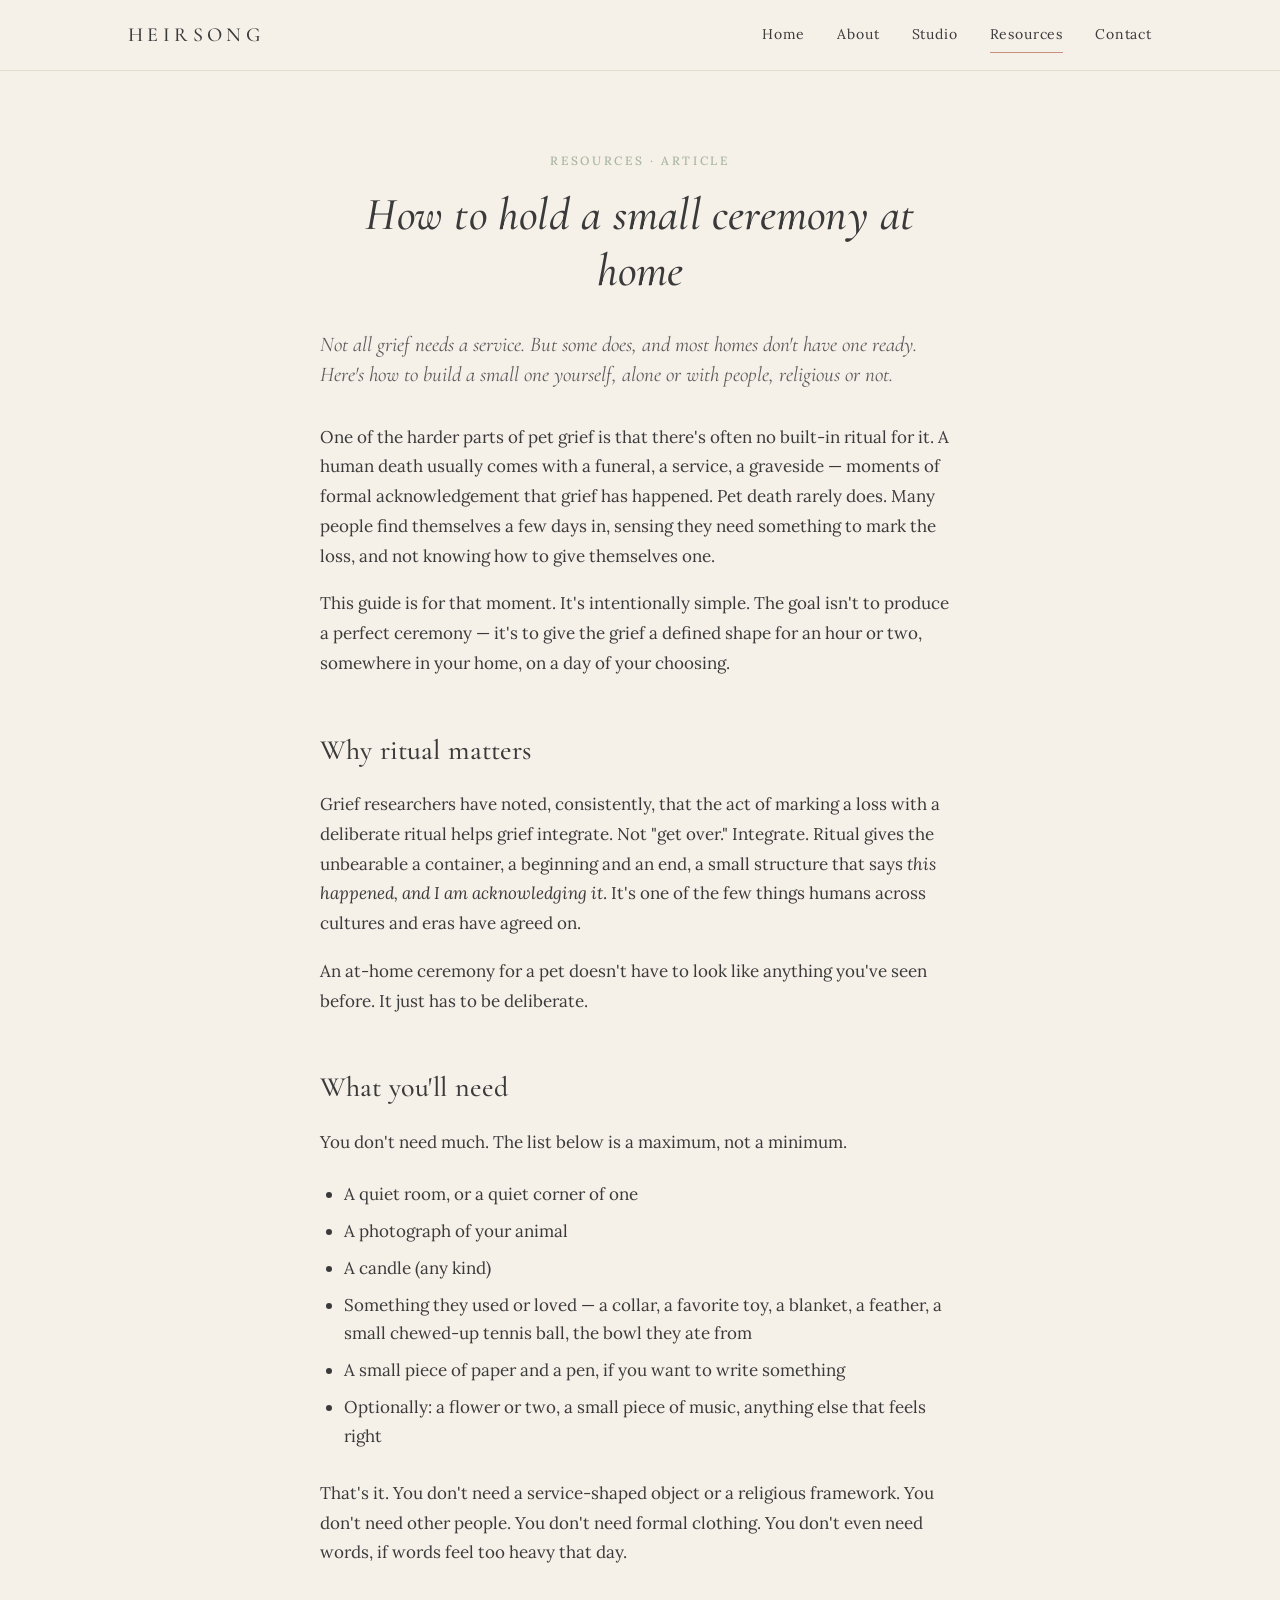
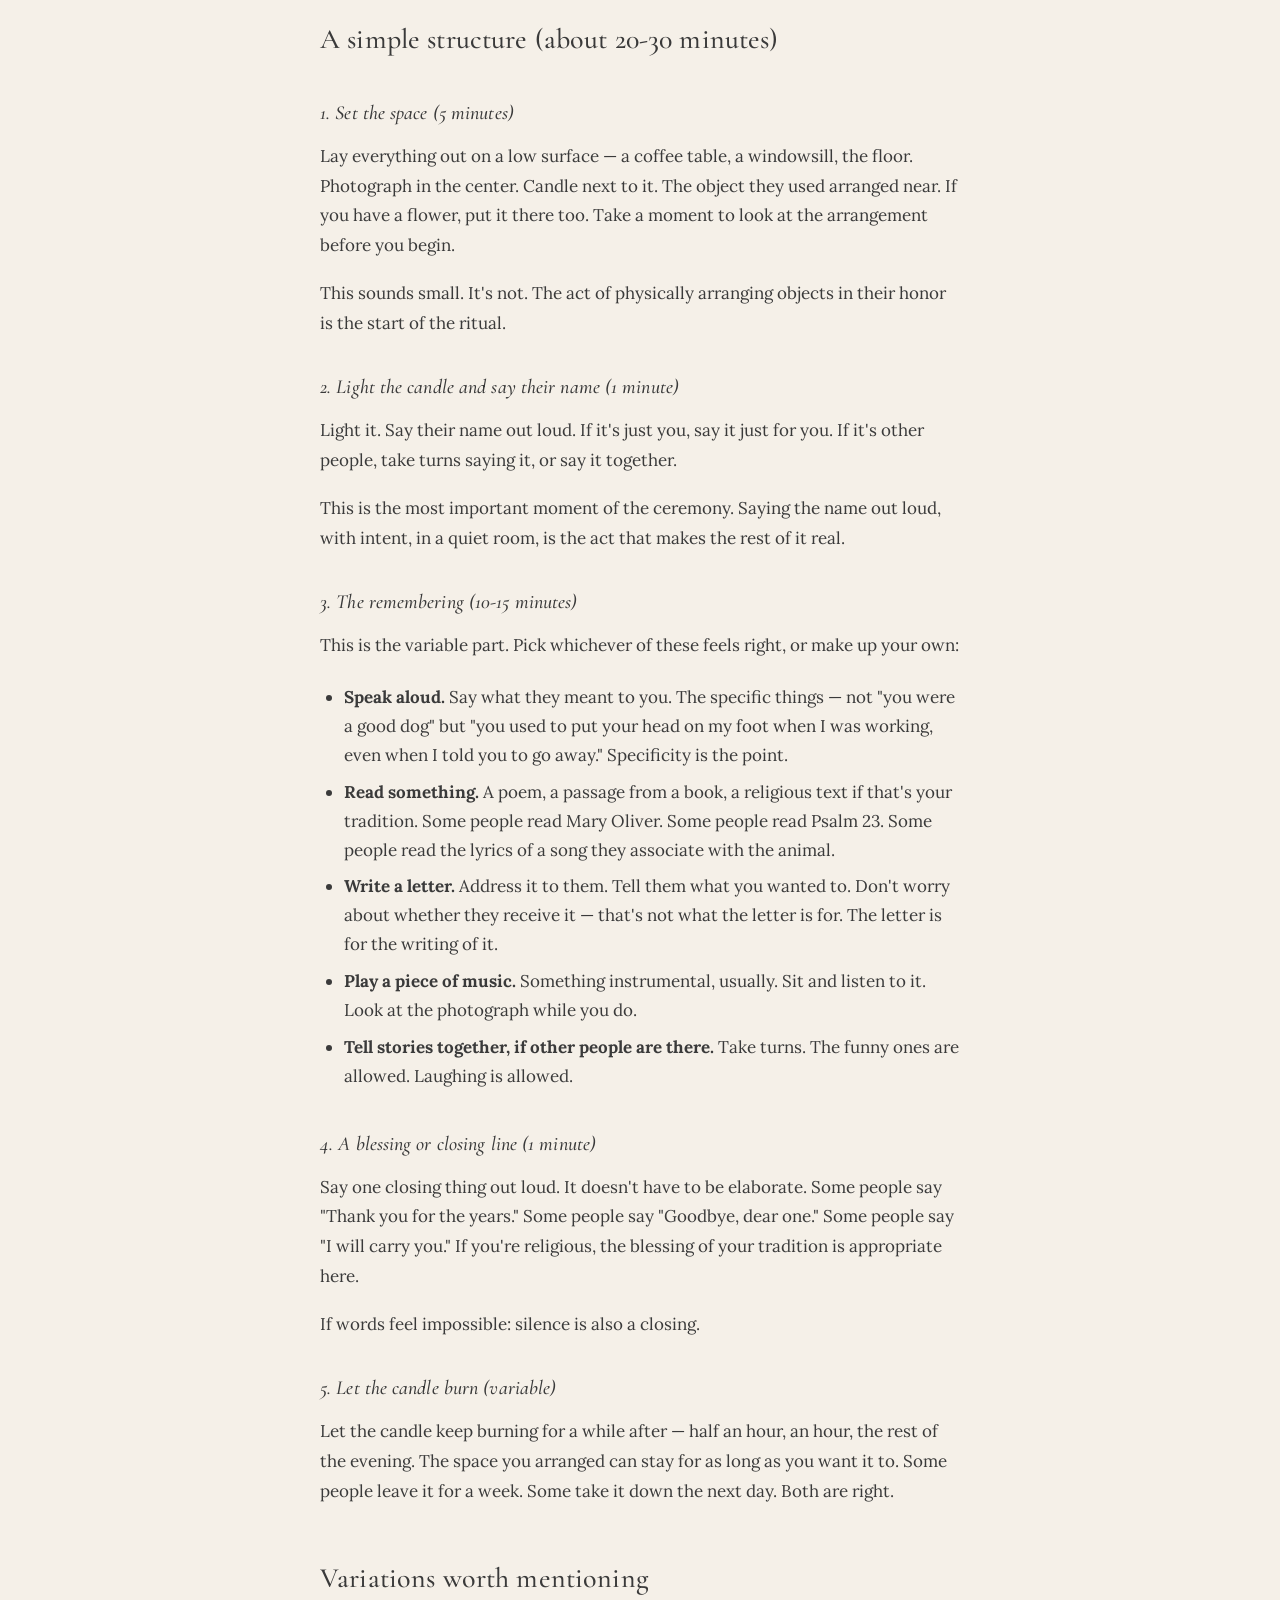
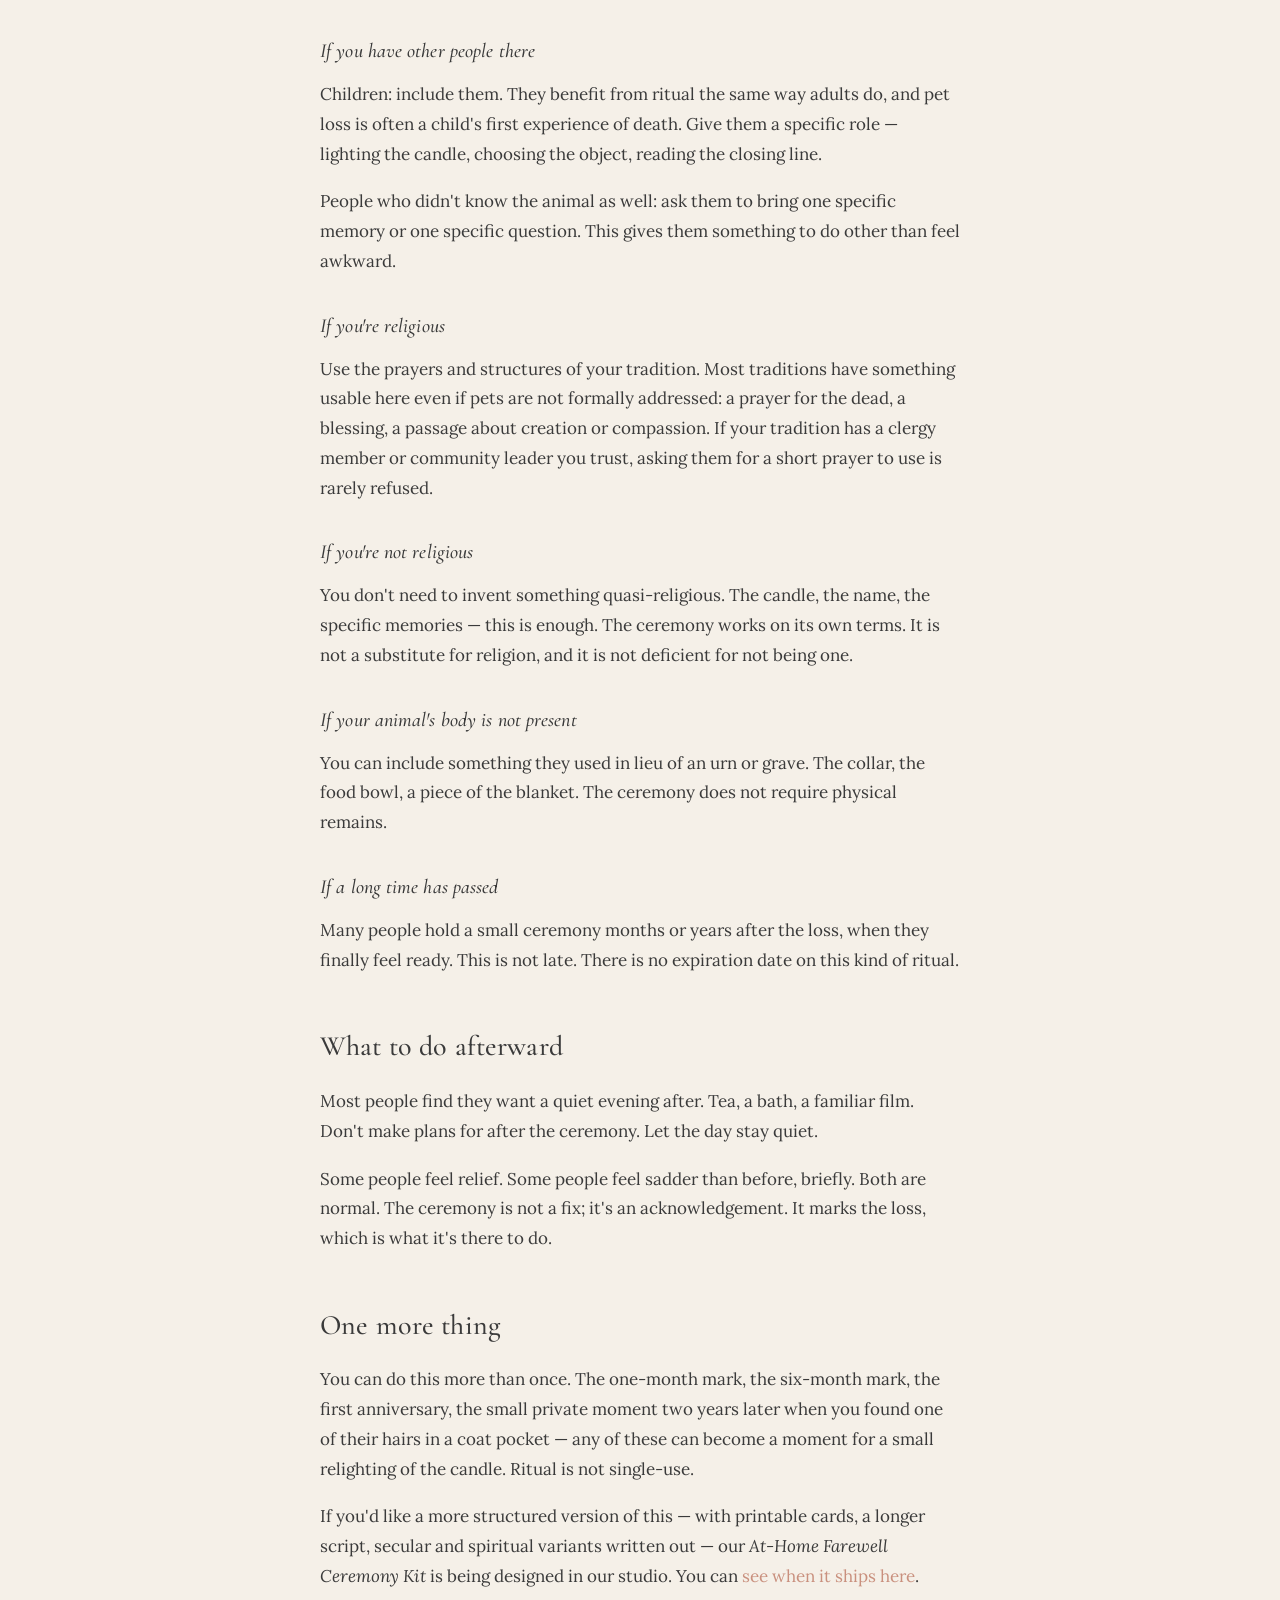
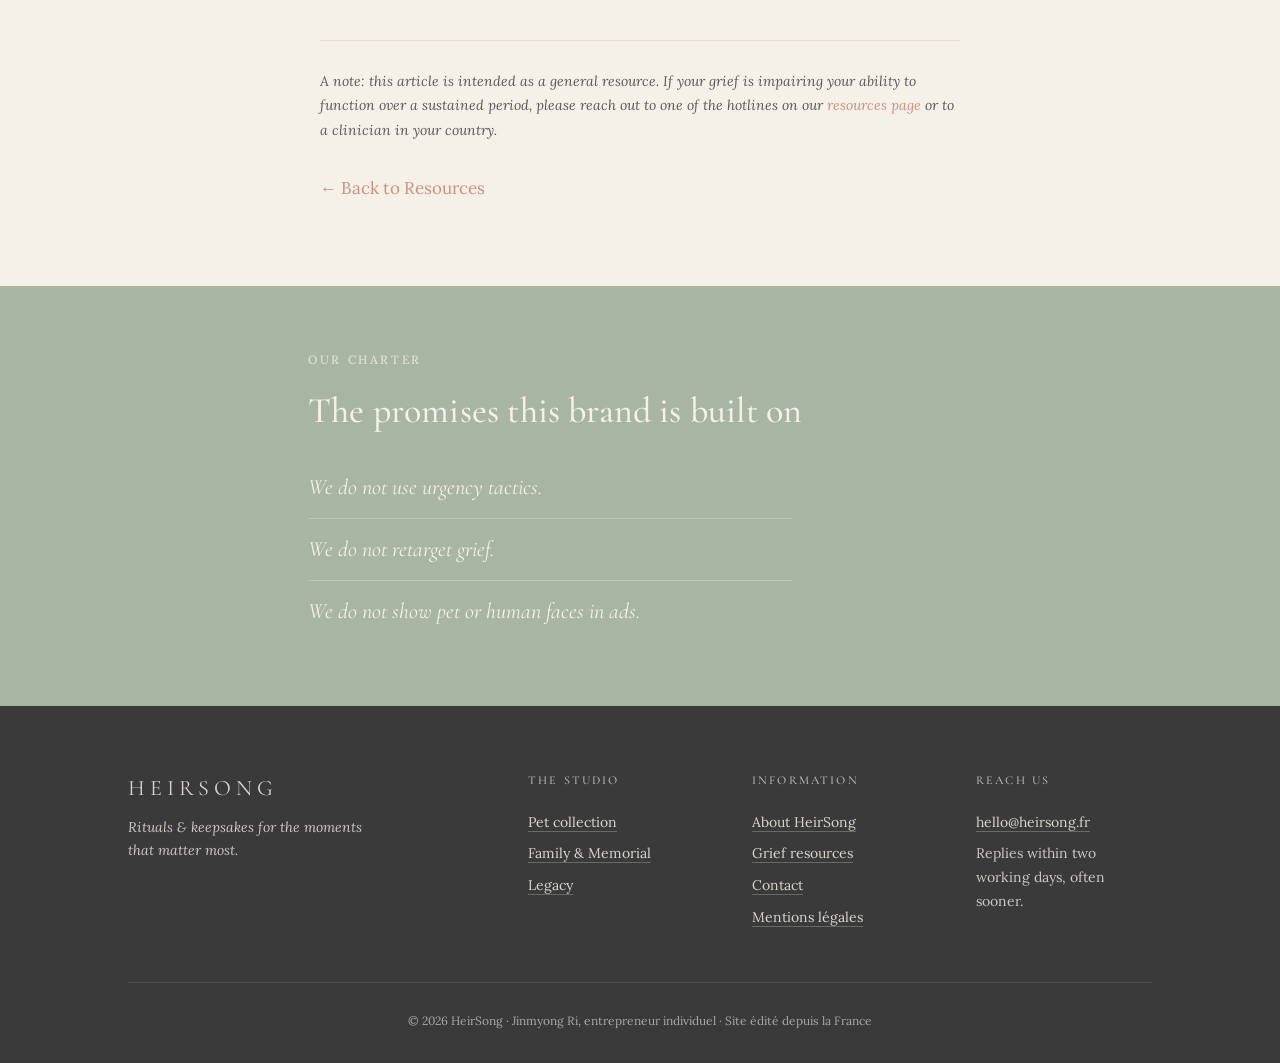
<file: resources/at-home-memorial.html>
<!DOCTYPE html>
<html lang="en">
<head>
  <meta charset="UTF-8" />
  <meta name="viewport" content="width=device-width, initial-scale=1.0" />
  <title>How to hold a small ceremony at home — HeirSong</title>
  <meta name="description" content="A plain guide to creating a small, dignified at-home memorial ceremony for a pet. Secular and spiritual variants, alone or with people." />

  <link rel="preconnect" href="https://fonts.googleapis.com" />
  <link rel="preconnect" href="https://fonts.gstatic.com" crossorigin />
  <link href="https://fonts.googleapis.com/css2?family=Cormorant+Garamond:ital,wght@0,400;0,500;0,600;1,400&family=Lora:ital,wght@0,400;0,500;1,400&display=swap" rel="stylesheet" />

  <link rel="stylesheet" href="/styles.css" />
</head>

<body>

  <header class="site-header">
    <div class="container-wide">
      <a href="/" class="wordmark">HeirSong</a>
      <button class="menu-toggle" id="menu-toggle" aria-label="Open menu">
        <svg width="24" height="24" viewBox="0 0 24 24" fill="none" stroke="currentColor" stroke-width="1.5">
          <line x1="3" y1="7" x2="21" y2="7" />
          <line x1="3" y1="12" x2="21" y2="12" />
          <line x1="3" y1="17" x2="21" y2="17" />
        </svg>
      </button>
      <nav class="site-nav" id="site-nav">
        <a href="/">Home</a>
        <a href="/about">About</a>
        <a href="/studio">Studio</a>
        <a href="/resources" class="active">Resources</a>
        <a href="/contact">Contact</a>
      </nav>
    </div>
  </header>

  <main>
    <div class="container">
      <article class="article-body" style="padding: 80px 0 64px;">
        <div class="eyebrow" style="text-align: center; margin-bottom: 16px;">Resources · Article</div>
        <h1 style="font-family: 'Cormorant Garamond', serif; font-size: clamp(34px, 5vw, 46px); font-weight: 500; font-style: italic; text-align: center; line-height: 1.2; margin-bottom: 32px;">How to hold a small ceremony at home</h1>

        <p class="lede">Not all grief needs a service. But some does, and most homes don't have one ready. Here's how to build a small one yourself, alone or with people, religious or not.</p>

        <p>One of the harder parts of pet grief is that there's often no built-in ritual for it. A human death usually comes with a funeral, a service, a graveside — moments of formal acknowledgement that grief has happened. Pet death rarely does. Many people find themselves a few days in, sensing they need something to mark the loss, and not knowing how to give themselves one.</p>

        <p>This guide is for that moment. It's intentionally simple. The goal isn't to produce a perfect ceremony — it's to give the grief a defined shape for an hour or two, somewhere in your home, on a day of your choosing.</p>

        <h2>Why ritual matters</h2>

        <p>Grief researchers have noted, consistently, that the act of marking a loss with a deliberate ritual helps grief integrate. Not "get over." Integrate. Ritual gives the unbearable a container, a beginning and an end, a small structure that says <em>this happened, and I am acknowledging it</em>. It's one of the few things humans across cultures and eras have agreed on.</p>

        <p>An at-home ceremony for a pet doesn't have to look like anything you've seen before. It just has to be deliberate.</p>

        <h2>What you'll need</h2>

        <p>You don't need much. The list below is a maximum, not a minimum.</p>

        <ul>
          <li>A quiet room, or a quiet corner of one</li>
          <li>A photograph of your animal</li>
          <li>A candle (any kind)</li>
          <li>Something they used or loved — a collar, a favorite toy, a blanket, a feather, a small chewed-up tennis ball, the bowl they ate from</li>
          <li>A small piece of paper and a pen, if you want to write something</li>
          <li>Optionally: a flower or two, a small piece of music, anything else that feels right</li>
        </ul>

        <p>That's it. You don't need a service-shaped object or a religious framework. You don't need other people. You don't need formal clothing. You don't even need words, if words feel too heavy that day.</p>

        <h2>A simple structure (about 20-30 minutes)</h2>

        <h3>1. Set the space (5 minutes)</h3>

        <p>Lay everything out on a low surface — a coffee table, a windowsill, the floor. Photograph in the center. Candle next to it. The object they used arranged near. If you have a flower, put it there too. Take a moment to look at the arrangement before you begin.</p>

        <p>This sounds small. It's not. The act of physically arranging objects in their honor is the start of the ritual.</p>

        <h3>2. Light the candle and say their name (1 minute)</h3>

        <p>Light it. Say their name out loud. If it's just you, say it just for you. If it's other people, take turns saying it, or say it together.</p>

        <p>This is the most important moment of the ceremony. Saying the name out loud, with intent, in a quiet room, is the act that makes the rest of it real.</p>

        <h3>3. The remembering (10-15 minutes)</h3>

        <p>This is the variable part. Pick whichever of these feels right, or make up your own:</p>

        <ul>
          <li><strong>Speak aloud.</strong> Say what they meant to you. The specific things — not "you were a good dog" but "you used to put your head on my foot when I was working, even when I told you to go away." Specificity is the point.</li>
          <li><strong>Read something.</strong> A poem, a passage from a book, a religious text if that's your tradition. Some people read Mary Oliver. Some people read Psalm 23. Some people read the lyrics of a song they associate with the animal.</li>
          <li><strong>Write a letter.</strong> Address it to them. Tell them what you wanted to. Don't worry about whether they receive it — that's not what the letter is for. The letter is for the writing of it.</li>
          <li><strong>Play a piece of music.</strong> Something instrumental, usually. Sit and listen to it. Look at the photograph while you do.</li>
          <li><strong>Tell stories together, if other people are there.</strong> Take turns. The funny ones are allowed. Laughing is allowed.</li>
        </ul>

        <h3>4. A blessing or closing line (1 minute)</h3>

        <p>Say one closing thing out loud. It doesn't have to be elaborate. Some people say "Thank you for the years." Some people say "Goodbye, dear one." Some people say "I will carry you." If you're religious, the blessing of your tradition is appropriate here.</p>

        <p>If words feel impossible: silence is also a closing.</p>

        <h3>5. Let the candle burn (variable)</h3>

        <p>Let the candle keep burning for a while after — half an hour, an hour, the rest of the evening. The space you arranged can stay for as long as you want it to. Some people leave it for a week. Some take it down the next day. Both are right.</p>

        <h2>Variations worth mentioning</h2>

        <h3>If you have other people there</h3>

        <p>Children: include them. They benefit from ritual the same way adults do, and pet loss is often a child's first experience of death. Give them a specific role — lighting the candle, choosing the object, reading the closing line.</p>

        <p>People who didn't know the animal as well: ask them to bring one specific memory or one specific question. This gives them something to do other than feel awkward.</p>

        <h3>If you're religious</h3>

        <p>Use the prayers and structures of your tradition. Most traditions have something usable here even if pets are not formally addressed: a prayer for the dead, a blessing, a passage about creation or compassion. If your tradition has a clergy member or community leader you trust, asking them for a short prayer to use is rarely refused.</p>

        <h3>If you're not religious</h3>

        <p>You don't need to invent something quasi-religious. The candle, the name, the specific memories — this is enough. The ceremony works on its own terms. It is not a substitute for religion, and it is not deficient for not being one.</p>

        <h3>If your animal's body is not present</h3>

        <p>You can include something they used in lieu of an urn or grave. The collar, the food bowl, a piece of the blanket. The ceremony does not require physical remains.</p>

        <h3>If a long time has passed</h3>

        <p>Many people hold a small ceremony months or years after the loss, when they finally feel ready. This is not late. There is no expiration date on this kind of ritual.</p>

        <h2>What to do afterward</h2>

        <p>Most people find they want a quiet evening after. Tea, a bath, a familiar film. Don't make plans for after the ceremony. Let the day stay quiet.</p>

        <p>Some people feel relief. Some people feel sadder than before, briefly. Both are normal. The ceremony is not a fix; it's an acknowledgement. It marks the loss, which is what it's there to do.</p>

        <h2>One more thing</h2>

        <p>You can do this more than once. The one-month mark, the six-month mark, the first anniversary, the small private moment two years later when you found one of their hairs in a coat pocket — any of these can become a moment for a small relighting of the candle. Ritual is not single-use.</p>

        <p>If you'd like a more structured version of this — with printable cards, a longer script, secular and spiritual variants written out — our <em>At-Home Farewell Ceremony Kit</em> is being designed in our studio. You can <a href="/studio/pet">see when it ships here</a>.</p>

        <p style="margin-top: 48px; padding-top: 28px; border-top: 1px solid var(--rule); font-size: 14px; color: var(--charcoal-soft); font-style: italic;">A note: this article is intended as a general resource. If your grief is impairing your ability to function over a sustained period, please reach out to one of the hotlines on our <a href="/resources">resources page</a> or to a clinician in your country.</p>

        <p style="margin-top: 32px;"><a href="/resources">← Back to Resources</a></p>
      </article>
    </div>
  </main>

  <section class="charter">
    <div class="container">
      <div class="eyebrow">Our charter</div>
      <h2>The promises this brand is built on</h2>
      <ul>
        <li>We do not use urgency tactics.</li>
        <li>We do not retarget grief.</li>
        <li>We do not show pet or human faces in ads.</li>
      </ul>
    </div>
  </section>

  <footer class="site-footer">
    <div class="container-wide">
      <div class="footer-grid">
        <div class="footer-brand">
          <a href="/" class="wordmark">HeirSong</a>
          <p>Rituals &amp; keepsakes for the moments that matter most.</p>
        </div>
        <div>
          <h4>The studio</h4>
          <ul>
            <li><a href="/studio/pet">Pet collection</a></li>
            <li><a href="/studio/family">Family &amp; Memorial</a></li>
            <li><a href="/studio/legacy">Legacy</a></li>
          </ul>
        </div>
        <div>
          <h4>Information</h4>
          <ul>
            <li><a href="/about">About HeirSong</a></li>
            <li><a href="/resources">Grief resources</a></li>
            <li><a href="/contact">Contact</a></li>
            <li><a href="/legal">Mentions légales</a></li>
          </ul>
        </div>
        <div>
          <h4>Reach us</h4>
          <ul>
            <li><a href="mailto:hello@heirsong.fr">hello@heirsong.fr</a></li>
            <li>Replies within two working days, often sooner.</li>
          </ul>
        </div>
      </div>
      <div class="footer-bottom">
        © 2026 HeirSong · Jinmyong Ri, entrepreneur individuel · Site édité depuis la France
      </div>
    </div>
  </footer>

  <script>
    (function() {
      const toggle = document.getElementById('menu-toggle');
      const nav = document.getElementById('site-nav');
      if (toggle && nav) {
        toggle.addEventListener('click', function() {
          nav.classList.toggle('open');
        });
      }
    })();
  </script>

</body>
</html>
</file>
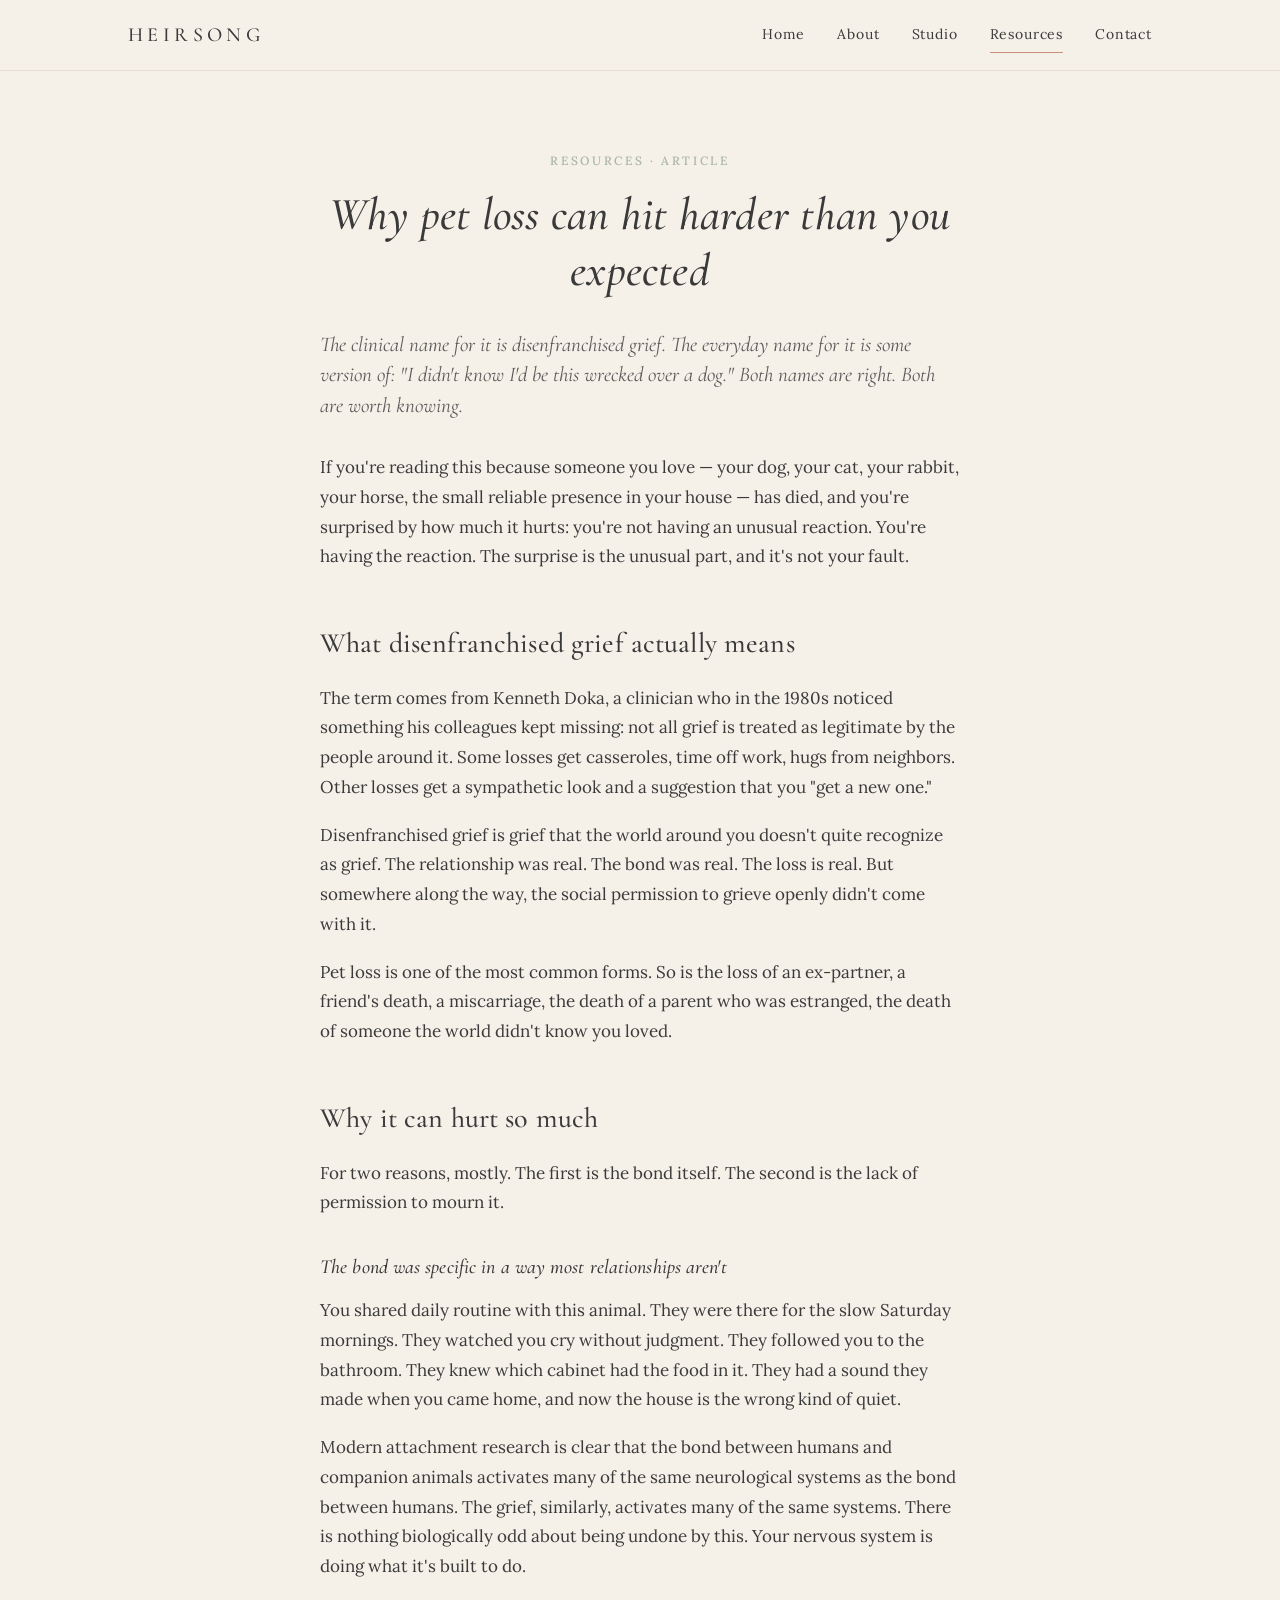
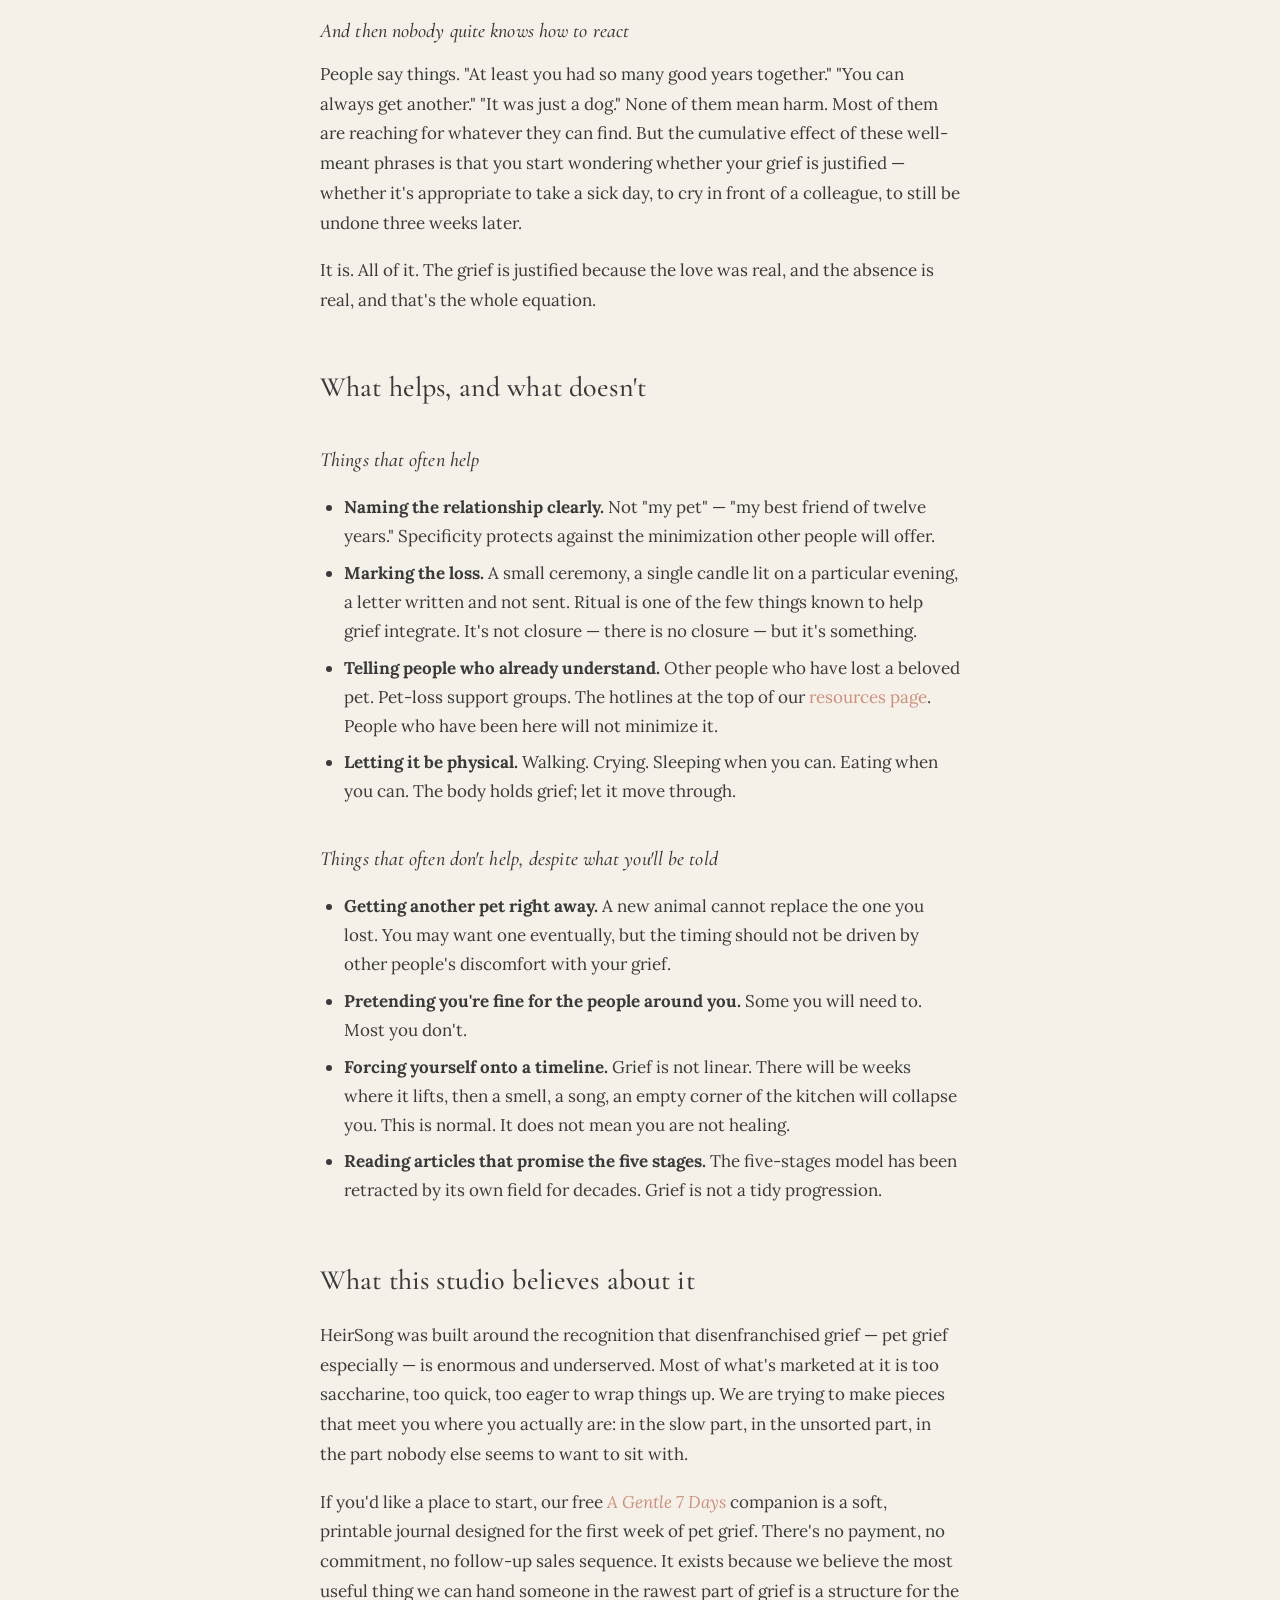
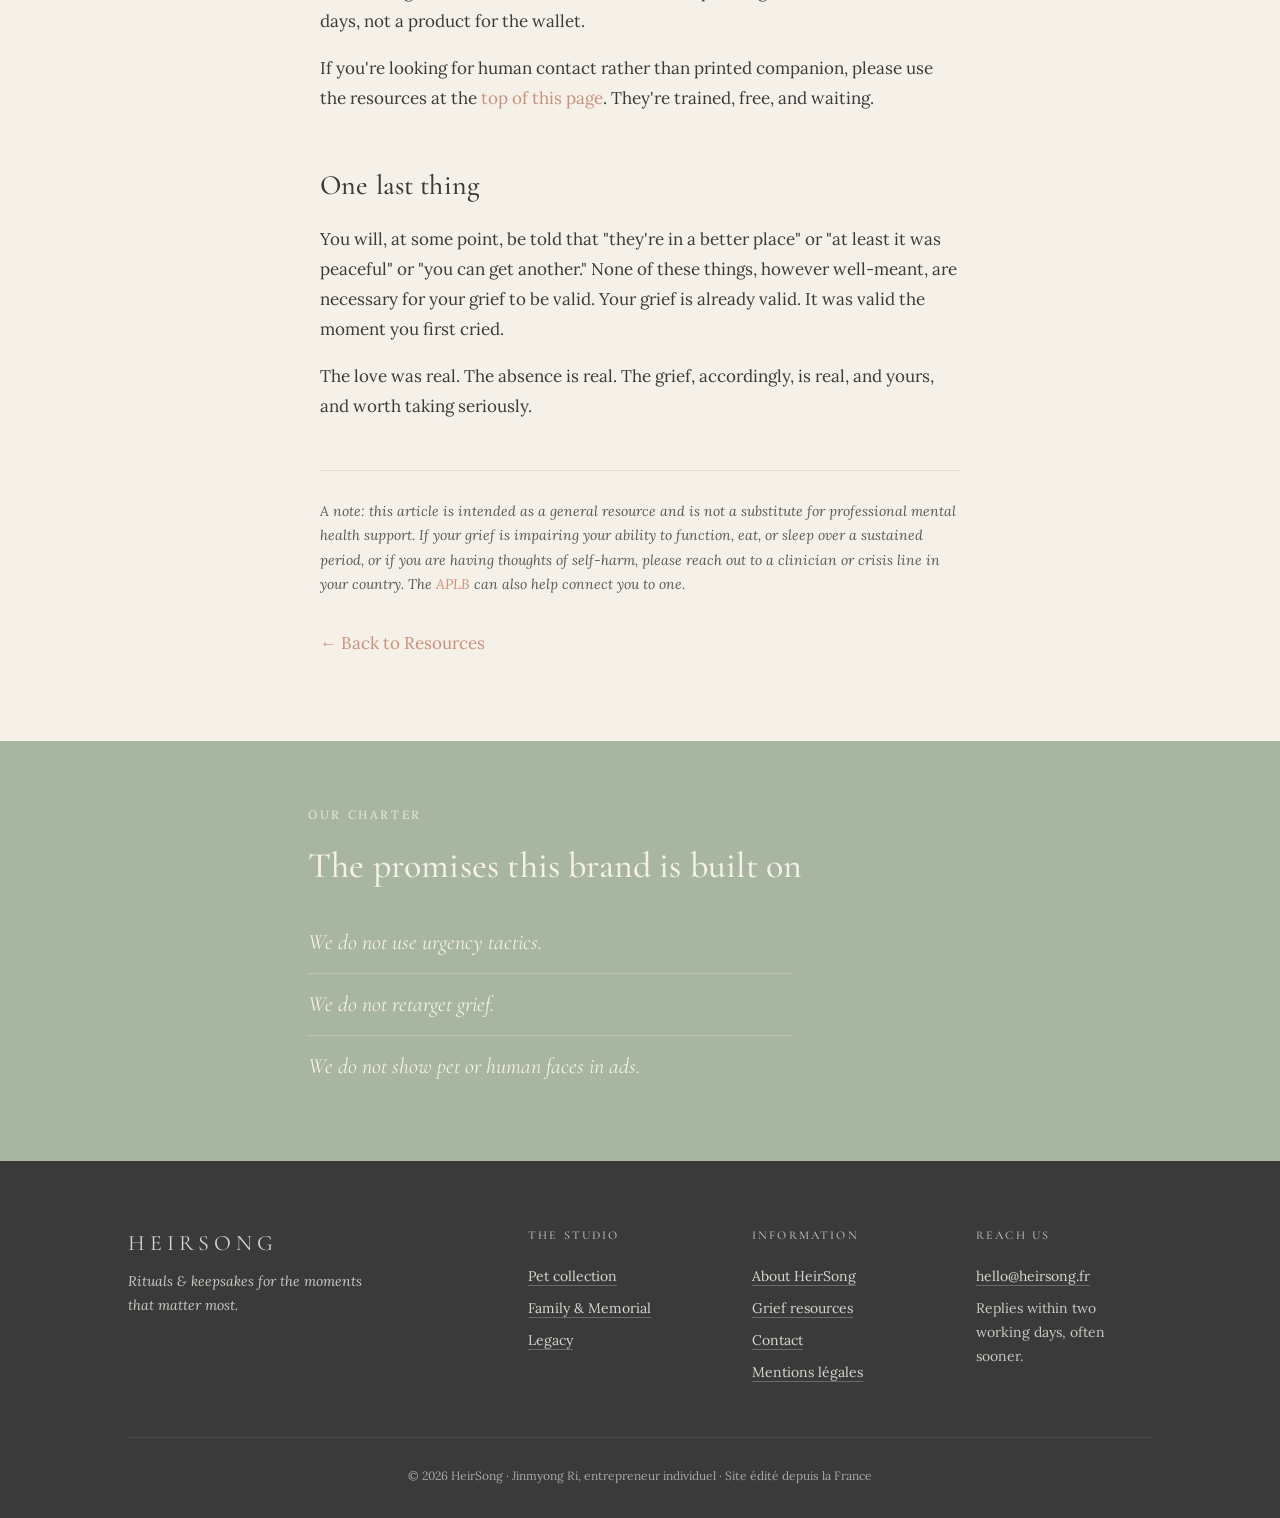
<file: resources/disenfranchised-grief.html>
<!DOCTYPE html>
<html lang="en">
<head>
  <meta charset="UTF-8" />
  <meta name="viewport" content="width=device-width, initial-scale=1.0" />
  <title>Why pet loss can hit harder than you expected — HeirSong</title>
  <meta name="description" content="The clinical name is disenfranchised grief. If you're surprised by how much losing your pet hurts, you're not alone — and what you're feeling has a name." />

  <link rel="preconnect" href="https://fonts.googleapis.com" />
  <link rel="preconnect" href="https://fonts.gstatic.com" crossorigin />
  <link href="https://fonts.googleapis.com/css2?family=Cormorant+Garamond:ital,wght@0,400;0,500;0,600;1,400&family=Lora:ital,wght@0,400;0,500;1,400&display=swap" rel="stylesheet" />

  <link rel="stylesheet" href="/styles.css" />
</head>

<body>

  <header class="site-header">
    <div class="container-wide">
      <a href="/" class="wordmark">HeirSong</a>
      <button class="menu-toggle" id="menu-toggle" aria-label="Open menu">
        <svg width="24" height="24" viewBox="0 0 24 24" fill="none" stroke="currentColor" stroke-width="1.5">
          <line x1="3" y1="7" x2="21" y2="7" />
          <line x1="3" y1="12" x2="21" y2="12" />
          <line x1="3" y1="17" x2="21" y2="17" />
        </svg>
      </button>
      <nav class="site-nav" id="site-nav">
        <a href="/">Home</a>
        <a href="/about">About</a>
        <a href="/studio">Studio</a>
        <a href="/resources" class="active">Resources</a>
        <a href="/contact">Contact</a>
      </nav>
    </div>
  </header>

  <main>
    <div class="container">
      <article class="article-body" style="padding: 80px 0 64px;">
        <div class="eyebrow" style="text-align: center; margin-bottom: 16px;">Resources · Article</div>
        <h1 style="font-family: 'Cormorant Garamond', serif; font-size: clamp(34px, 5vw, 46px); font-weight: 500; font-style: italic; text-align: center; line-height: 1.2; margin-bottom: 32px;">Why pet loss can hit harder than you expected</h1>

        <p class="lede">The clinical name for it is <em>disenfranchised grief</em>. The everyday name for it is some version of: "I didn't know I'd be this wrecked over a dog." Both names are right. Both are worth knowing.</p>

        <p>If you're reading this because someone you love — your dog, your cat, your rabbit, your horse, the small reliable presence in your house — has died, and you're surprised by how much it hurts: you're not having an unusual reaction. You're having the reaction. The surprise is the unusual part, and it's not your fault.</p>

        <h2>What disenfranchised grief actually means</h2>

        <p>The term comes from Kenneth Doka, a clinician who in the 1980s noticed something his colleagues kept missing: not all grief is treated as legitimate by the people around it. Some losses get casseroles, time off work, hugs from neighbors. Other losses get a sympathetic look and a suggestion that you "get a new one."</p>

        <p>Disenfranchised grief is grief that the world around you doesn't quite recognize as grief. The relationship was real. The bond was real. The loss is real. But somewhere along the way, the social permission to grieve openly didn't come with it.</p>

        <p>Pet loss is one of the most common forms. So is the loss of an ex-partner, a friend's death, a miscarriage, the death of a parent who was estranged, the death of someone the world didn't know you loved.</p>

        <h2>Why it can hurt so much</h2>

        <p>For two reasons, mostly. The first is the bond itself. The second is the lack of permission to mourn it.</p>

        <h3>The bond was specific in a way most relationships aren't</h3>

        <p>You shared daily routine with this animal. They were there for the slow Saturday mornings. They watched you cry without judgment. They followed you to the bathroom. They knew which cabinet had the food in it. They had a sound they made when you came home, and now the house is the wrong kind of quiet.</p>

        <p>Modern attachment research is clear that the bond between humans and companion animals activates many of the same neurological systems as the bond between humans. The grief, similarly, activates many of the same systems. There is nothing biologically odd about being undone by this. Your nervous system is doing what it's built to do.</p>

        <h3>And then nobody quite knows how to react</h3>

        <p>People say things. "At least you had so many good years together." "You can always get another." "It was just a dog." None of them mean harm. Most of them are reaching for whatever they can find. But the cumulative effect of these well-meant phrases is that you start wondering whether your grief is justified — whether it's appropriate to take a sick day, to cry in front of a colleague, to still be undone three weeks later.</p>

        <p>It is. All of it. The grief is justified because the love was real, and the absence is real, and that's the whole equation.</p>

        <h2>What helps, and what doesn't</h2>

        <h3>Things that often help</h3>

        <ul>
          <li><strong>Naming the relationship clearly.</strong> Not "my pet" — "my best friend of twelve years." Specificity protects against the minimization other people will offer.</li>
          <li><strong>Marking the loss.</strong> A small ceremony, a single candle lit on a particular evening, a letter written and not sent. Ritual is one of the few things known to help grief integrate. It's not closure — there is no closure — but it's something.</li>
          <li><strong>Telling people who already understand.</strong> Other people who have lost a beloved pet. Pet-loss support groups. The hotlines at the top of our <a href="/resources">resources page</a>. People who have been here will not minimize it.</li>
          <li><strong>Letting it be physical.</strong> Walking. Crying. Sleeping when you can. Eating when you can. The body holds grief; let it move through.</li>
        </ul>

        <h3>Things that often don't help, despite what you'll be told</h3>

        <ul>
          <li><strong>Getting another pet right away.</strong> A new animal cannot replace the one you lost. You may want one eventually, but the timing should not be driven by other people's discomfort with your grief.</li>
          <li><strong>Pretending you're fine for the people around you.</strong> Some you will need to. Most you don't.</li>
          <li><strong>Forcing yourself onto a timeline.</strong> Grief is not linear. There will be weeks where it lifts, then a smell, a song, an empty corner of the kitchen will collapse you. This is normal. It does not mean you are not healing.</li>
          <li><strong>Reading articles that promise the five stages.</strong> The five-stages model has been retracted by its own field for decades. Grief is not a tidy progression.</li>
        </ul>

        <h2>What this studio believes about it</h2>

        <p>HeirSong was built around the recognition that disenfranchised grief — pet grief especially — is enormous and underserved. Most of what's marketed at it is too saccharine, too quick, too eager to wrap things up. We are trying to make pieces that meet you where you actually are: in the slow part, in the unsorted part, in the part nobody else seems to want to sit with.</p>

        <p>If you'd like a place to start, our free <a href="/#signup"><em>A Gentle 7 Days</em></a> companion is a soft, printable journal designed for the first week of pet grief. There's no payment, no commitment, no follow-up sales sequence. It exists because we believe the most useful thing we can hand someone in the rawest part of grief is a structure for the days, not a product for the wallet.</p>

        <p>If you're looking for human contact rather than printed companion, please use the resources at the <a href="/resources">top of this page</a>. They're trained, free, and waiting.</p>

        <h2>One last thing</h2>

        <p>You will, at some point, be told that "they're in a better place" or "at least it was peaceful" or "you can get another." None of these things, however well-meant, are necessary for your grief to be valid. Your grief is already valid. It was valid the moment you first cried.</p>

        <p>The love was real. The absence is real. The grief, accordingly, is real, and yours, and worth taking seriously.</p>

        <p style="margin-top: 48px; padding-top: 28px; border-top: 1px solid var(--rule); font-size: 14px; color: var(--charcoal-soft); font-style: italic;">A note: this article is intended as a general resource and is not a substitute for professional mental health support. If your grief is impairing your ability to function, eat, or sleep over a sustained period, or if you are having thoughts of self-harm, please reach out to a clinician or crisis line in your country. The <a href="https://www.aplb.org" target="_blank" rel="noopener">APLB</a> can also help connect you to one.</p>

        <p style="margin-top: 32px;"><a href="/resources">← Back to Resources</a></p>
      </article>
    </div>
  </main>

  <section class="charter">
    <div class="container">
      <div class="eyebrow">Our charter</div>
      <h2>The promises this brand is built on</h2>
      <ul>
        <li>We do not use urgency tactics.</li>
        <li>We do not retarget grief.</li>
        <li>We do not show pet or human faces in ads.</li>
      </ul>
    </div>
  </section>

  <footer class="site-footer">
    <div class="container-wide">
      <div class="footer-grid">
        <div class="footer-brand">
          <a href="/" class="wordmark">HeirSong</a>
          <p>Rituals &amp; keepsakes for the moments that matter most.</p>
        </div>
        <div>
          <h4>The studio</h4>
          <ul>
            <li><a href="/studio/pet">Pet collection</a></li>
            <li><a href="/studio/family">Family &amp; Memorial</a></li>
            <li><a href="/studio/legacy">Legacy</a></li>
          </ul>
        </div>
        <div>
          <h4>Information</h4>
          <ul>
            <li><a href="/about">About HeirSong</a></li>
            <li><a href="/resources">Grief resources</a></li>
            <li><a href="/contact">Contact</a></li>
            <li><a href="/legal">Mentions légales</a></li>
          </ul>
        </div>
        <div>
          <h4>Reach us</h4>
          <ul>
            <li><a href="mailto:hello@heirsong.fr">hello@heirsong.fr</a></li>
            <li>Replies within two working days, often sooner.</li>
          </ul>
        </div>
      </div>
      <div class="footer-bottom">
        © 2026 HeirSong · Jinmyong Ri, entrepreneur individuel · Site édité depuis la France
      </div>
    </div>
  </footer>

  <script>
    (function() {
      const toggle = document.getElementById('menu-toggle');
      const nav = document.getElementById('site-nav');
      if (toggle && nav) {
        toggle.addEventListener('click', function() {
          nav.classList.toggle('open');
        });
      }
    })();
  </script>

</body>
</html>
</file>
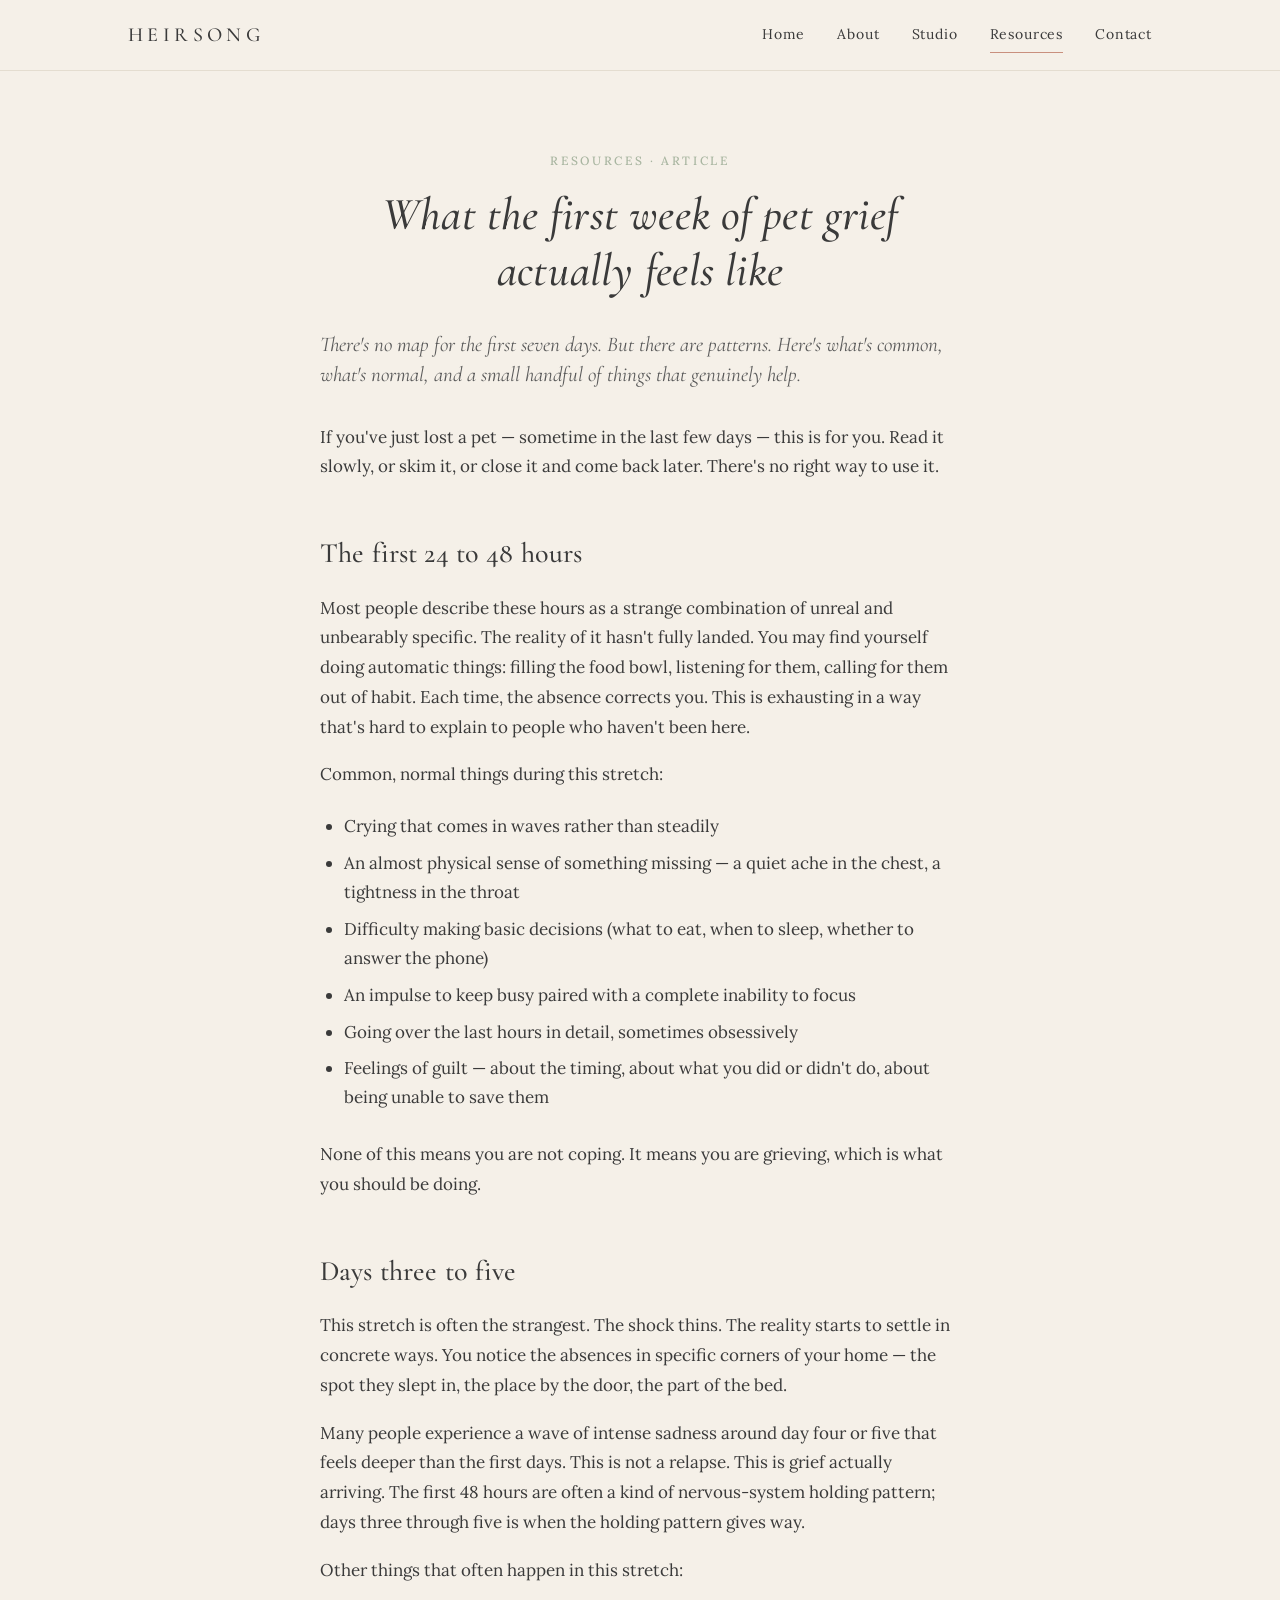
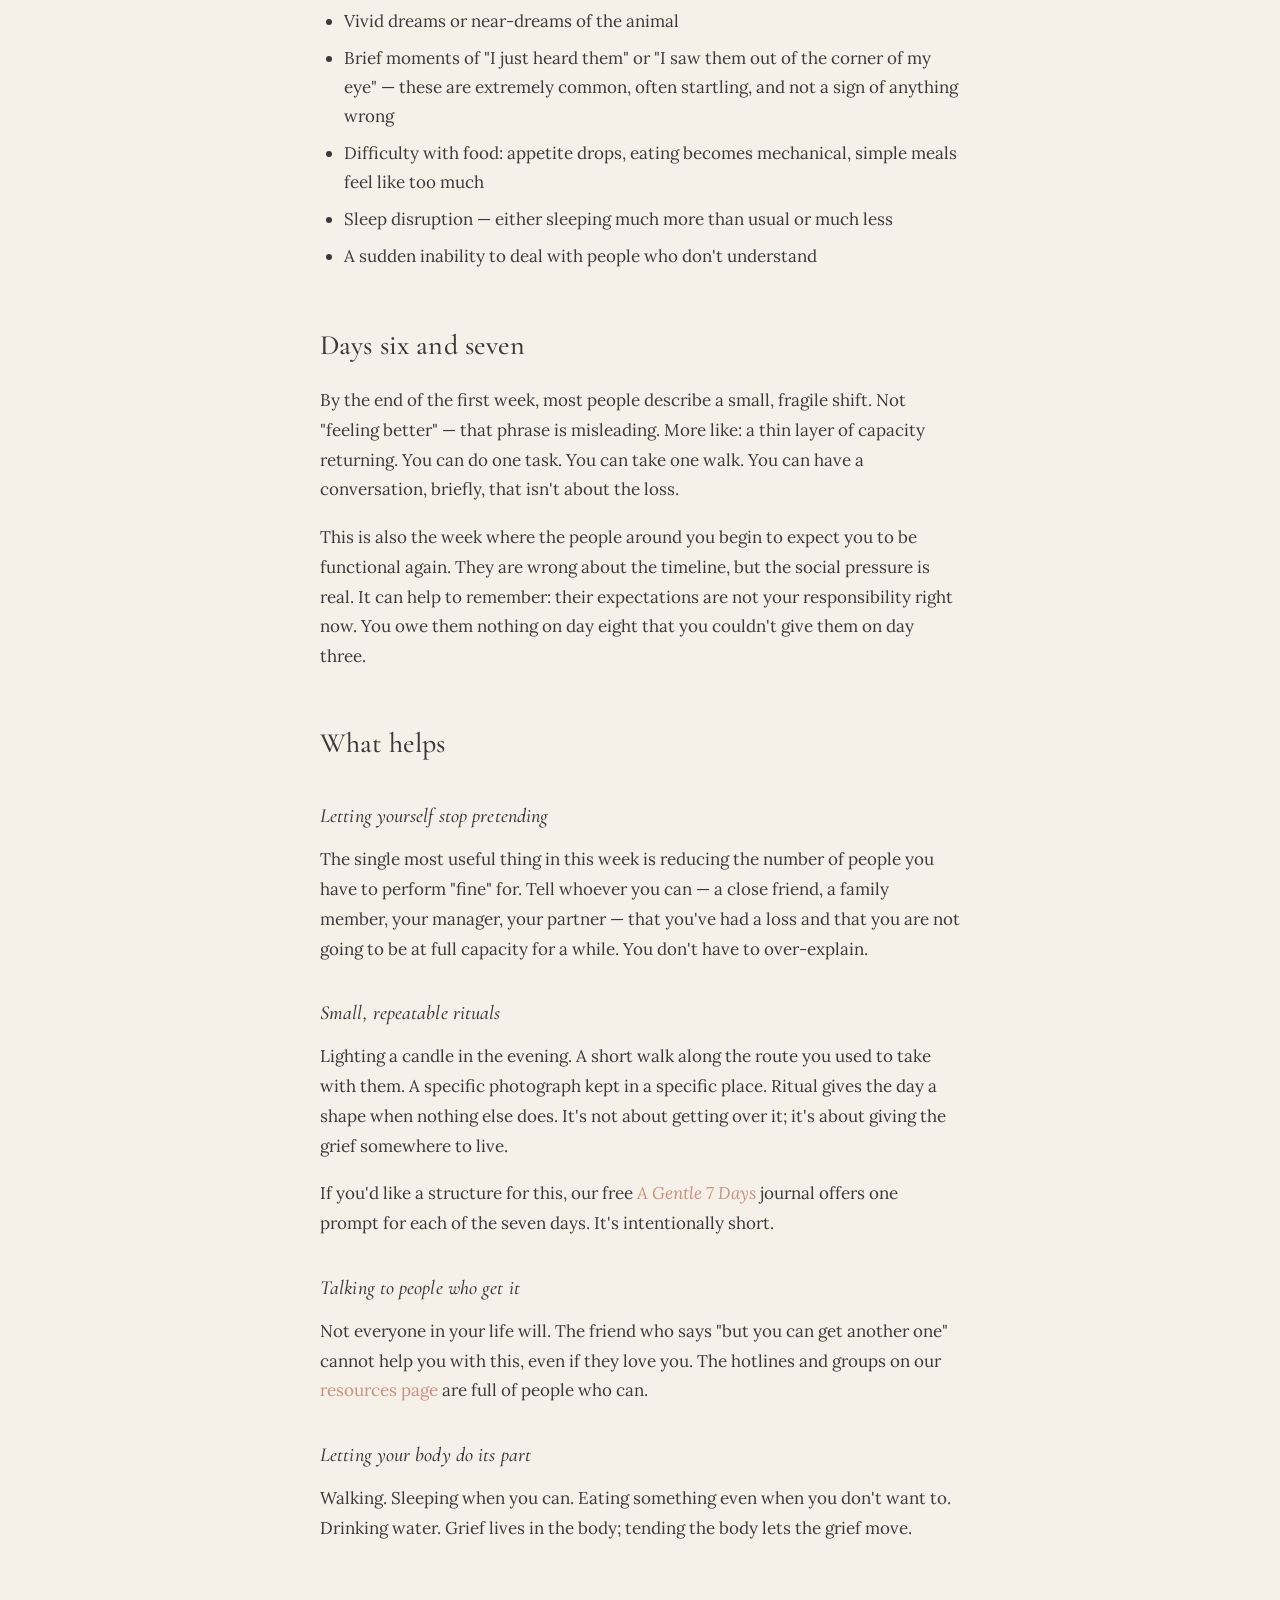
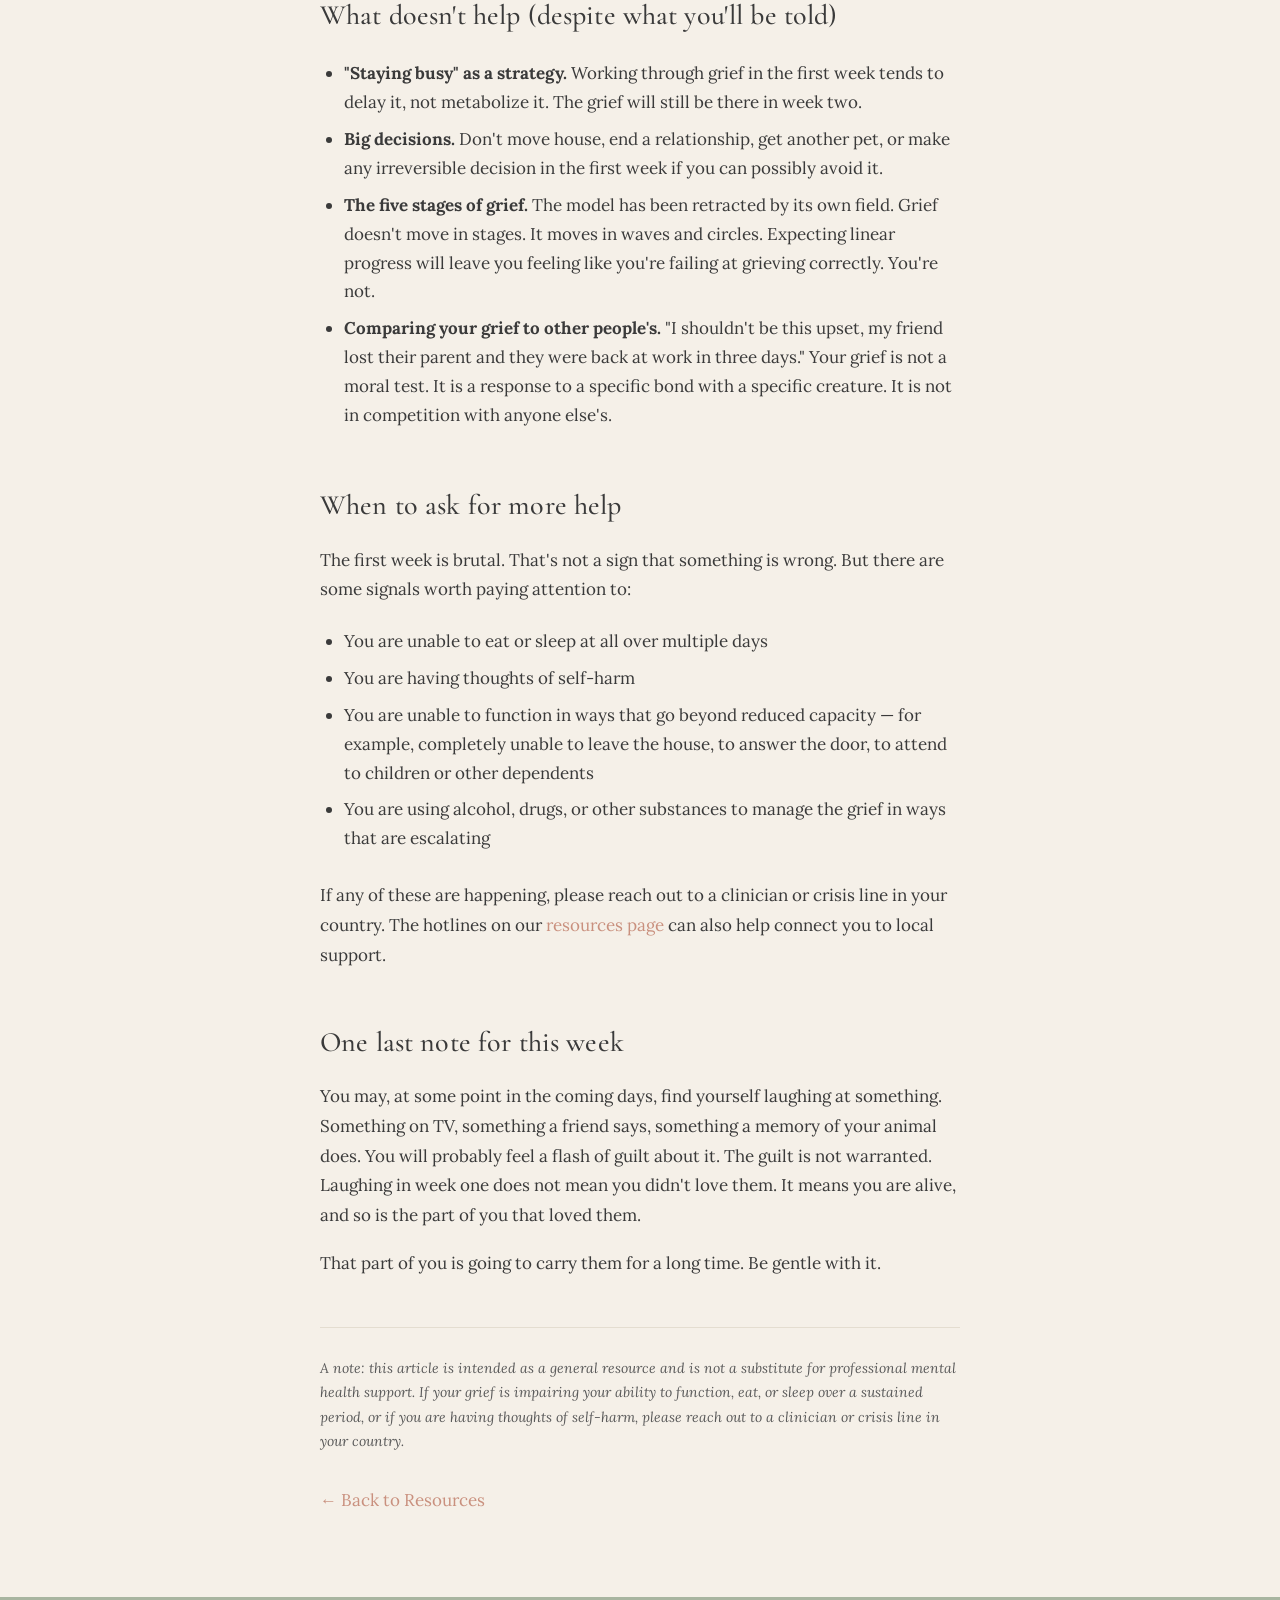
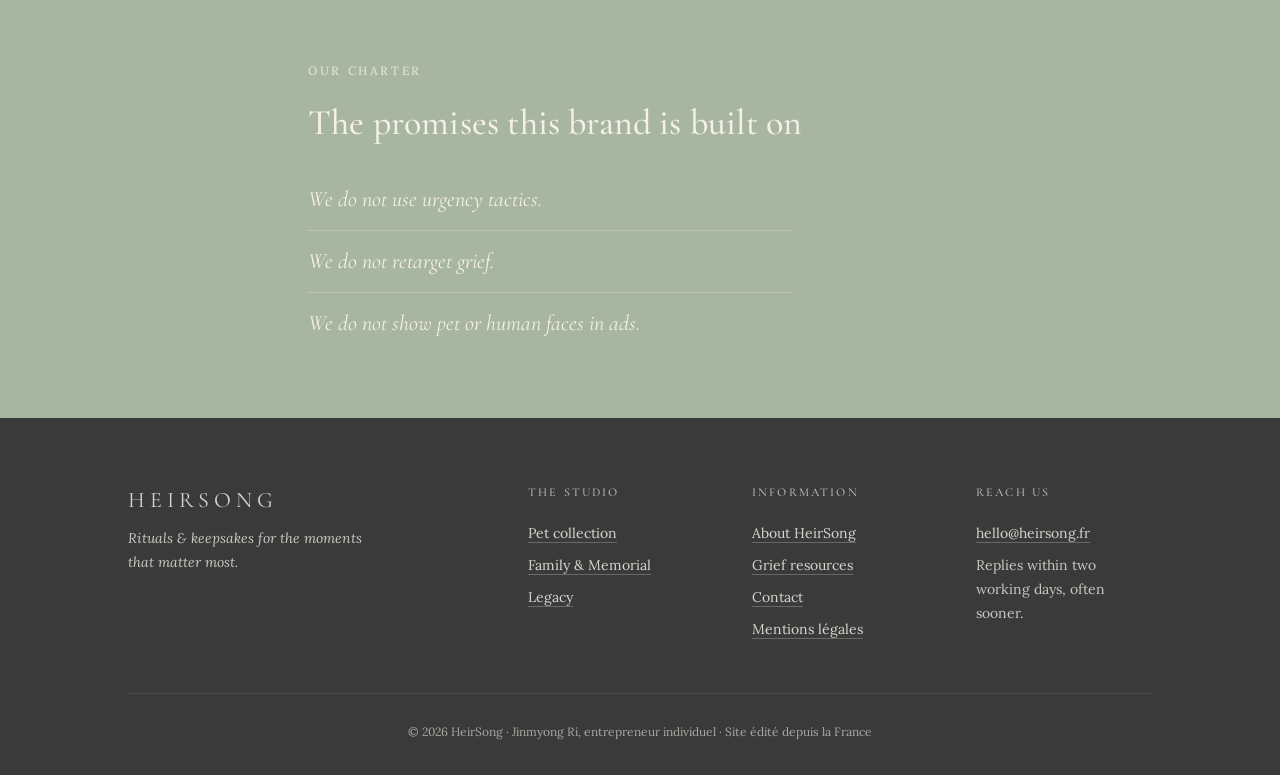
<file: resources/first-week.html>
<!DOCTYPE html>
<html lang="en">
<head>
  <meta charset="UTF-8" />
  <meta name="viewport" content="width=device-width, initial-scale=1.0" />
  <title>What the first week of pet grief actually feels like — HeirSong</title>
  <meta name="description" content="A plain-language guide to the first seven days after losing a pet. What's normal, what's overwhelming but not abnormal, what helps, what doesn't." />

  <link rel="preconnect" href="https://fonts.googleapis.com" />
  <link rel="preconnect" href="https://fonts.gstatic.com" crossorigin />
  <link href="https://fonts.googleapis.com/css2?family=Cormorant+Garamond:ital,wght@0,400;0,500;0,600;1,400&family=Lora:ital,wght@0,400;0,500;1,400&display=swap" rel="stylesheet" />

  <link rel="stylesheet" href="/styles.css" />
</head>

<body>

  <header class="site-header">
    <div class="container-wide">
      <a href="/" class="wordmark">HeirSong</a>
      <button class="menu-toggle" id="menu-toggle" aria-label="Open menu">
        <svg width="24" height="24" viewBox="0 0 24 24" fill="none" stroke="currentColor" stroke-width="1.5">
          <line x1="3" y1="7" x2="21" y2="7" />
          <line x1="3" y1="12" x2="21" y2="12" />
          <line x1="3" y1="17" x2="21" y2="17" />
        </svg>
      </button>
      <nav class="site-nav" id="site-nav">
        <a href="/">Home</a>
        <a href="/about">About</a>
        <a href="/studio">Studio</a>
        <a href="/resources" class="active">Resources</a>
        <a href="/contact">Contact</a>
      </nav>
    </div>
  </header>

  <main>
    <div class="container">
      <article class="article-body" style="padding: 80px 0 64px;">
        <div class="eyebrow" style="text-align: center; margin-bottom: 16px;">Resources · Article</div>
        <h1 style="font-family: 'Cormorant Garamond', serif; font-size: clamp(34px, 5vw, 46px); font-weight: 500; font-style: italic; text-align: center; line-height: 1.2; margin-bottom: 32px;">What the first week of pet grief actually feels like</h1>

        <p class="lede">There's no map for the first seven days. But there are patterns. Here's what's common, what's normal, and a small handful of things that genuinely help.</p>

        <p>If you've just lost a pet — sometime in the last few days — this is for you. Read it slowly, or skim it, or close it and come back later. There's no right way to use it.</p>

        <h2>The first 24 to 48 hours</h2>

        <p>Most people describe these hours as a strange combination of unreal and unbearably specific. The reality of it hasn't fully landed. You may find yourself doing automatic things: filling the food bowl, listening for them, calling for them out of habit. Each time, the absence corrects you. This is exhausting in a way that's hard to explain to people who haven't been here.</p>

        <p>Common, normal things during this stretch:</p>

        <ul>
          <li>Crying that comes in waves rather than steadily</li>
          <li>An almost physical sense of something missing — a quiet ache in the chest, a tightness in the throat</li>
          <li>Difficulty making basic decisions (what to eat, when to sleep, whether to answer the phone)</li>
          <li>An impulse to keep busy paired with a complete inability to focus</li>
          <li>Going over the last hours in detail, sometimes obsessively</li>
          <li>Feelings of guilt — about the timing, about what you did or didn't do, about being unable to save them</li>
        </ul>

        <p>None of this means you are not coping. It means you are grieving, which is what you should be doing.</p>

        <h2>Days three to five</h2>

        <p>This stretch is often the strangest. The shock thins. The reality starts to settle in concrete ways. You notice the absences in specific corners of your home — the spot they slept in, the place by the door, the part of the bed.</p>

        <p>Many people experience a wave of intense sadness around day four or five that feels deeper than the first days. This is not a relapse. This is grief actually arriving. The first 48 hours are often a kind of nervous-system holding pattern; days three through five is when the holding pattern gives way.</p>

        <p>Other things that often happen in this stretch:</p>

        <ul>
          <li>Vivid dreams or near-dreams of the animal</li>
          <li>Brief moments of "I just heard them" or "I saw them out of the corner of my eye" — these are extremely common, often startling, and not a sign of anything wrong</li>
          <li>Difficulty with food: appetite drops, eating becomes mechanical, simple meals feel like too much</li>
          <li>Sleep disruption — either sleeping much more than usual or much less</li>
          <li>A sudden inability to deal with people who don't understand</li>
        </ul>

        <h2>Days six and seven</h2>

        <p>By the end of the first week, most people describe a small, fragile shift. Not "feeling better" — that phrase is misleading. More like: a thin layer of capacity returning. You can do one task. You can take one walk. You can have a conversation, briefly, that isn't about the loss.</p>

        <p>This is also the week where the people around you begin to expect you to be functional again. They are wrong about the timeline, but the social pressure is real. It can help to remember: their expectations are not your responsibility right now. You owe them nothing on day eight that you couldn't give them on day three.</p>

        <h2>What helps</h2>

        <h3>Letting yourself stop pretending</h3>

        <p>The single most useful thing in this week is reducing the number of people you have to perform "fine" for. Tell whoever you can — a close friend, a family member, your manager, your partner — that you've had a loss and that you are not going to be at full capacity for a while. You don't have to over-explain.</p>

        <h3>Small, repeatable rituals</h3>

        <p>Lighting a candle in the evening. A short walk along the route you used to take with them. A specific photograph kept in a specific place. Ritual gives the day a shape when nothing else does. It's not about getting over it; it's about giving the grief somewhere to live.</p>

        <p>If you'd like a structure for this, our free <a href="/#signup"><em>A Gentle 7 Days</em></a> journal offers one prompt for each of the seven days. It's intentionally short.</p>

        <h3>Talking to people who get it</h3>

        <p>Not everyone in your life will. The friend who says "but you can get another one" cannot help you with this, even if they love you. The hotlines and groups on our <a href="/resources">resources page</a> are full of people who can.</p>

        <h3>Letting your body do its part</h3>

        <p>Walking. Sleeping when you can. Eating something even when you don't want to. Drinking water. Grief lives in the body; tending the body lets the grief move.</p>

        <h2>What doesn't help (despite what you'll be told)</h2>

        <ul>
          <li><strong>"Staying busy" as a strategy.</strong> Working through grief in the first week tends to delay it, not metabolize it. The grief will still be there in week two.</li>
          <li><strong>Big decisions.</strong> Don't move house, end a relationship, get another pet, or make any irreversible decision in the first week if you can possibly avoid it.</li>
          <li><strong>The five stages of grief.</strong> The model has been retracted by its own field. Grief doesn't move in stages. It moves in waves and circles. Expecting linear progress will leave you feeling like you're failing at grieving correctly. You're not.</li>
          <li><strong>Comparing your grief to other people's.</strong> "I shouldn't be this upset, my friend lost their parent and they were back at work in three days." Your grief is not a moral test. It is a response to a specific bond with a specific creature. It is not in competition with anyone else's.</li>
        </ul>

        <h2>When to ask for more help</h2>

        <p>The first week is brutal. That's not a sign that something is wrong. But there are some signals worth paying attention to:</p>

        <ul>
          <li>You are unable to eat or sleep at all over multiple days</li>
          <li>You are having thoughts of self-harm</li>
          <li>You are unable to function in ways that go beyond reduced capacity — for example, completely unable to leave the house, to answer the door, to attend to children or other dependents</li>
          <li>You are using alcohol, drugs, or other substances to manage the grief in ways that are escalating</li>
        </ul>

        <p>If any of these are happening, please reach out to a clinician or crisis line in your country. The hotlines on our <a href="/resources">resources page</a> can also help connect you to local support.</p>

        <h2>One last note for this week</h2>

        <p>You may, at some point in the coming days, find yourself laughing at something. Something on TV, something a friend says, something a memory of your animal does. You will probably feel a flash of guilt about it. The guilt is not warranted. Laughing in week one does not mean you didn't love them. It means you are alive, and so is the part of you that loved them.</p>

        <p>That part of you is going to carry them for a long time. Be gentle with it.</p>

        <p style="margin-top: 48px; padding-top: 28px; border-top: 1px solid var(--rule); font-size: 14px; color: var(--charcoal-soft); font-style: italic;">A note: this article is intended as a general resource and is not a substitute for professional mental health support. If your grief is impairing your ability to function, eat, or sleep over a sustained period, or if you are having thoughts of self-harm, please reach out to a clinician or crisis line in your country.</p>

        <p style="margin-top: 32px;"><a href="/resources">← Back to Resources</a></p>
      </article>
    </div>
  </main>

  <section class="charter">
    <div class="container">
      <div class="eyebrow">Our charter</div>
      <h2>The promises this brand is built on</h2>
      <ul>
        <li>We do not use urgency tactics.</li>
        <li>We do not retarget grief.</li>
        <li>We do not show pet or human faces in ads.</li>
      </ul>
    </div>
  </section>

  <footer class="site-footer">
    <div class="container-wide">
      <div class="footer-grid">
        <div class="footer-brand">
          <a href="/" class="wordmark">HeirSong</a>
          <p>Rituals &amp; keepsakes for the moments that matter most.</p>
        </div>
        <div>
          <h4>The studio</h4>
          <ul>
            <li><a href="/studio/pet">Pet collection</a></li>
            <li><a href="/studio/family">Family &amp; Memorial</a></li>
            <li><a href="/studio/legacy">Legacy</a></li>
          </ul>
        </div>
        <div>
          <h4>Information</h4>
          <ul>
            <li><a href="/about">About HeirSong</a></li>
            <li><a href="/resources">Grief resources</a></li>
            <li><a href="/contact">Contact</a></li>
            <li><a href="/legal">Mentions légales</a></li>
          </ul>
        </div>
        <div>
          <h4>Reach us</h4>
          <ul>
            <li><a href="mailto:hello@heirsong.fr">hello@heirsong.fr</a></li>
            <li>Replies within two working days, often sooner.</li>
          </ul>
        </div>
      </div>
      <div class="footer-bottom">
        © 2026 HeirSong · Jinmyong Ri, entrepreneur individuel · Site édité depuis la France
      </div>
    </div>
  </footer>

  <script>
    (function() {
      const toggle = document.getElementById('menu-toggle');
      const nav = document.getElementById('site-nav');
      if (toggle && nav) {
        toggle.addEventListener('click', function() {
          nav.classList.toggle('open');
        });
      }
    })();
  </script>

</body>
</html>
</file>
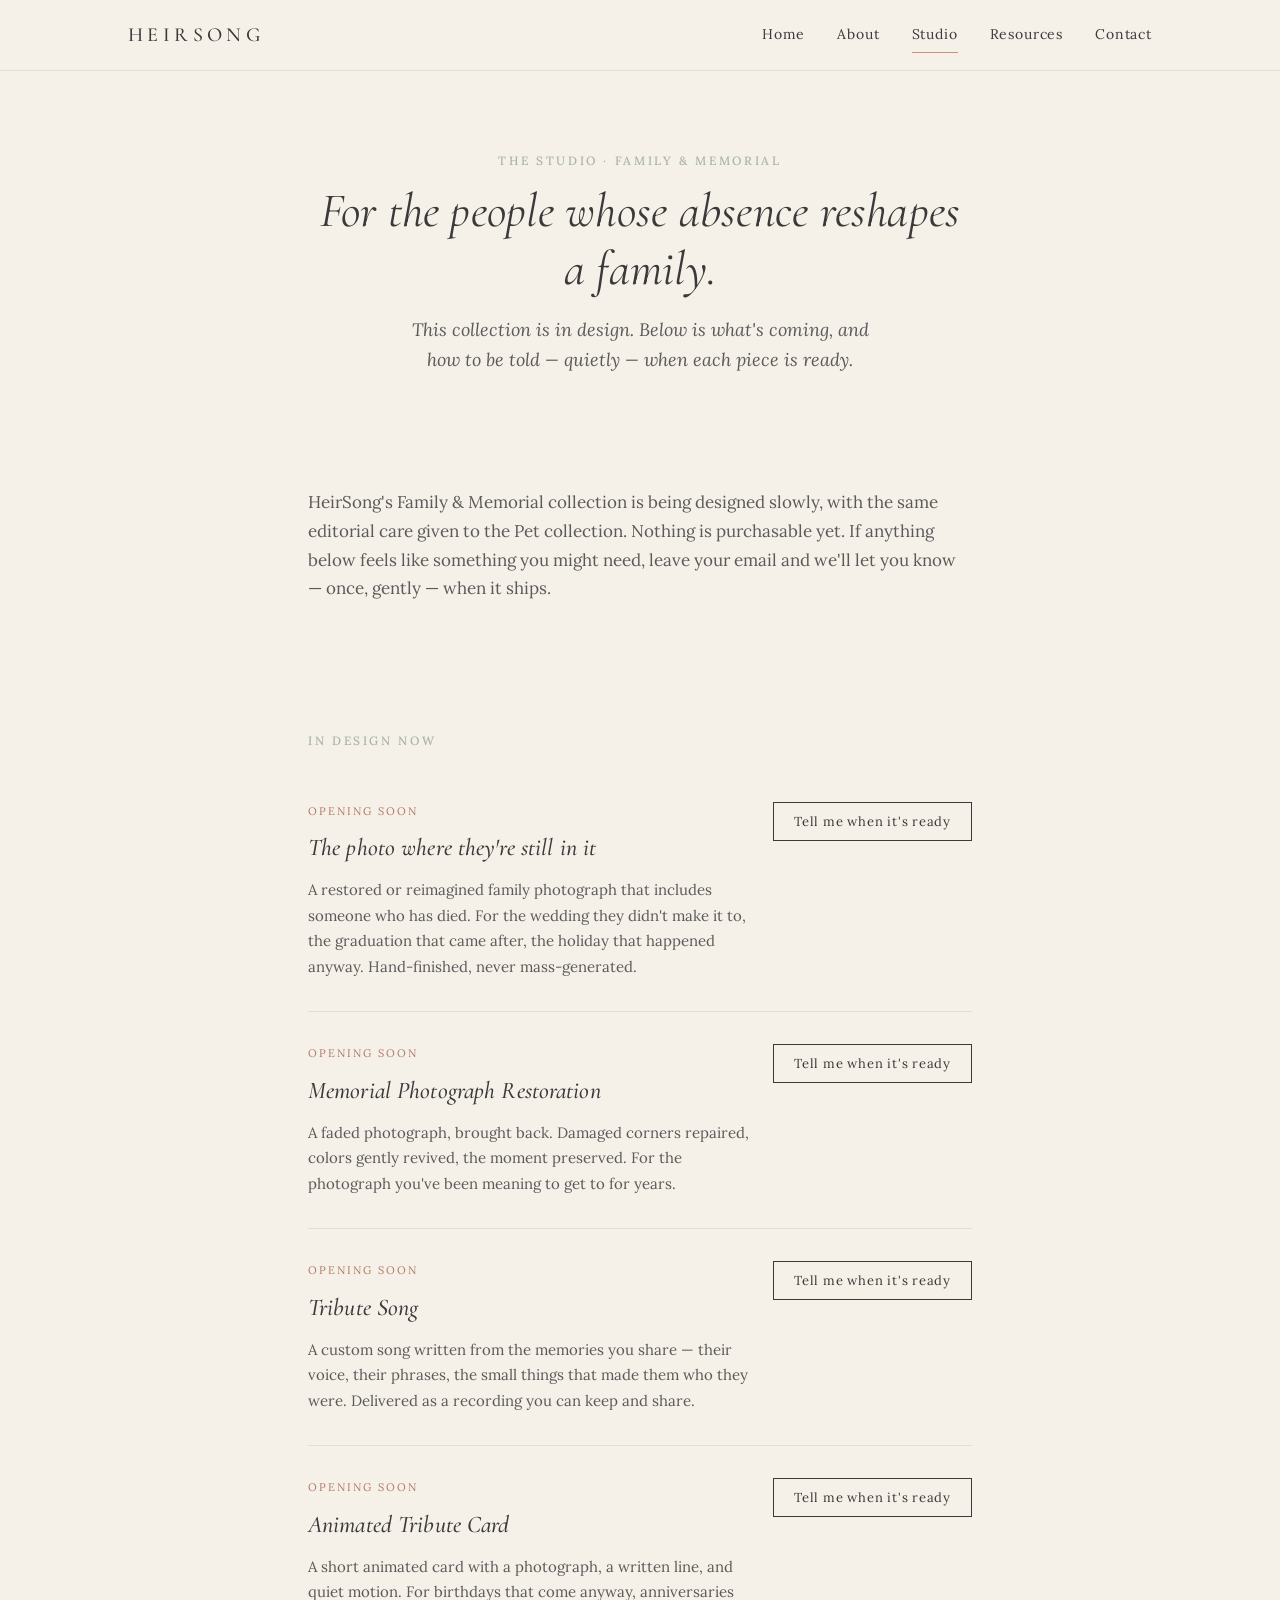
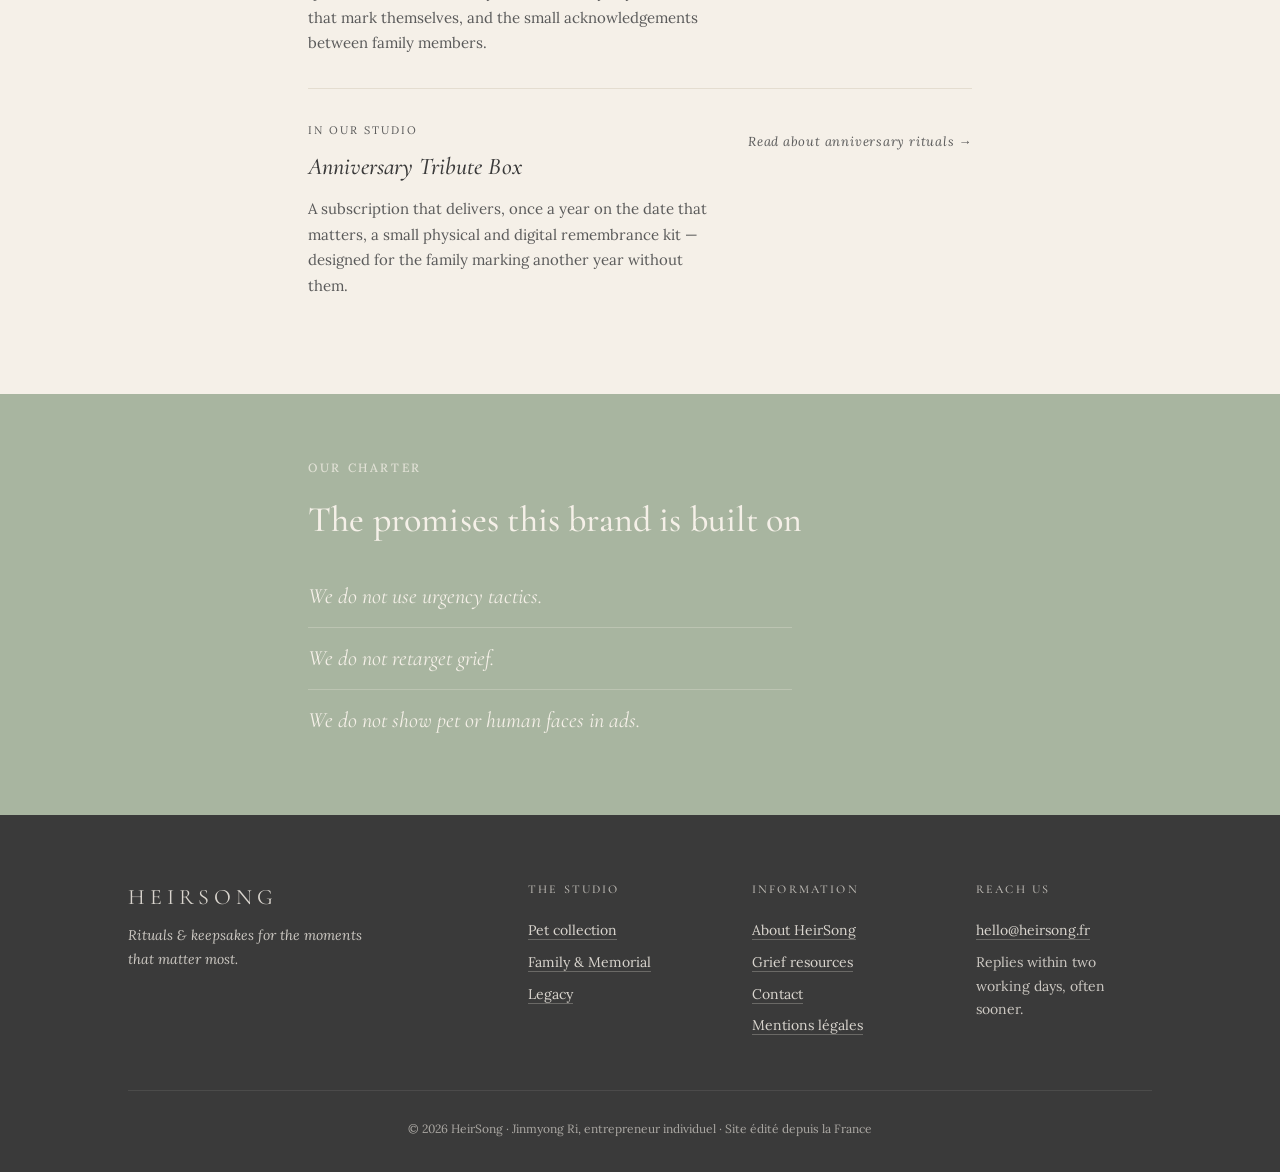
<file: studio/family.html>
<!DOCTYPE html>
<html lang="en">
<head>
  <meta charset="UTF-8" />
  <meta name="viewport" content="width=device-width, initial-scale=1.0" />
  <title>Family &amp; Memorial — HeirSong</title>
  <meta name="description" content="HeirSong's Family & Memorial collection: restored photographs, tribute songs, and remembrance kits for the people whose absence reshapes a family. In design now." />

  <link rel="preconnect" href="https://fonts.googleapis.com" />
  <link rel="preconnect" href="https://fonts.gstatic.com" crossorigin />
  <link href="https://fonts.googleapis.com/css2?family=Cormorant+Garamond:ital,wght@0,400;0,500;0,600;1,400&family=Lora:ital,wght@0,400;0,500;1,400&display=swap" rel="stylesheet" />

  <link rel="stylesheet" href="/styles.css" />
</head>

<body>

  <header class="site-header">
    <div class="container-wide">
      <a href="/" class="wordmark">HeirSong</a>
      <button class="menu-toggle" id="menu-toggle" aria-label="Open menu">
        <svg width="24" height="24" viewBox="0 0 24 24" fill="none" stroke="currentColor" stroke-width="1.5">
          <line x1="3" y1="7" x2="21" y2="7" />
          <line x1="3" y1="12" x2="21" y2="12" />
          <line x1="3" y1="17" x2="21" y2="17" />
        </svg>
      </button>
      <nav class="site-nav" id="site-nav">
        <a href="/">Home</a>
        <a href="/about">About</a>
        <a href="/studio" class="active">Studio</a>
        <a href="/resources">Resources</a>
        <a href="/contact">Contact</a>
      </nav>
    </div>
  </header>

  <main>
    <div class="container">
      <section class="page-intro">
        <div class="eyebrow" style="margin-bottom: 12px;">The Studio · Family &amp; Memorial</div>
        <h1>For the people whose absence reshapes a family.</h1>
        <p>This collection is in design. Below is what's coming, and how to be told — quietly — when each piece is ready.</p>
      </section>
    </div>

    <div class="container">
      <section>
        <p>HeirSong's Family &amp; Memorial collection is being designed slowly, with the same editorial care given to the Pet collection. Nothing is purchasable yet. If anything below feels like something you might need, leave your email and we'll let you know — once, gently — when it ships.</p>
      </section>
    </div>

    <div class="container">
      <section>
        <div class="eyebrow">In design now</div>

        <div class="studio-item">
          <div>
            <div class="item-status coming">Opening soon</div>
            <h3>The photo where they're still in it</h3>
            <p>A restored or reimagined family photograph that includes someone who has died. For the wedding they didn't make it to, the graduation that came after, the holiday that happened anyway. Hand-finished, never mass-generated.</p>
          </div>
          <button class="item-cta js-notify-btn" data-source="family — Photo Restoration">Tell me when it's ready</button>
        </div>

        <div class="studio-item">
          <div>
            <div class="item-status coming">Opening soon</div>
            <h3>Memorial Photograph Restoration</h3>
            <p>A faded photograph, brought back. Damaged corners repaired, colors gently revived, the moment preserved. For the photograph you've been meaning to get to for years.</p>
          </div>
          <button class="item-cta js-notify-btn" data-source="family — Photograph Restoration">Tell me when it's ready</button>
        </div>

        <div class="studio-item">
          <div>
            <div class="item-status coming">Opening soon</div>
            <h3>Tribute Song</h3>
            <p>A custom song written from the memories you share — their voice, their phrases, the small things that made them who they were. Delivered as a recording you can keep and share.</p>
          </div>
          <button class="item-cta js-notify-btn" data-source="family — Tribute Song">Tell me when it's ready</button>
        </div>

        <div class="studio-item">
          <div>
            <div class="item-status coming">Opening soon</div>
            <h3>Animated Tribute Card</h3>
            <p>A short animated card with a photograph, a written line, and quiet motion. For birthdays that come anyway, anniversaries that mark themselves, and the small acknowledgements between family members.</p>
          </div>
          <button class="item-cta js-notify-btn" data-source="family — Animated Tribute Card">Tell me when it's ready</button>
        </div>

        <div class="studio-item">
          <div>
            <div class="item-status dev">In our studio</div>
            <h3>Anniversary Tribute Box</h3>
            <p>A subscription that delivers, once a year on the date that matters, a small physical and digital remembrance kit — designed for the family marking another year without them.</p>
          </div>
          <a href="/resources/anniversaries" class="item-cta dev-cta">Read about anniversary rituals →</a>
        </div>
      </section>
    </div>
  </main>

  <section class="charter">
    <div class="container">
      <div class="eyebrow">Our charter</div>
      <h2>The promises this brand is built on</h2>
      <ul>
        <li>We do not use urgency tactics.</li>
        <li>We do not retarget grief.</li>
        <li>We do not show pet or human faces in ads.</li>
      </ul>
    </div>
  </section>

  <footer class="site-footer">
    <div class="container-wide">
      <div class="footer-grid">
        <div class="footer-brand">
          <a href="/" class="wordmark">HeirSong</a>
          <p>Rituals &amp; keepsakes for the moments that matter most.</p>
        </div>
        <div>
          <h4>The studio</h4>
          <ul>
            <li><a href="/studio/pet">Pet collection</a></li>
            <li><a href="/studio/family">Family &amp; Memorial</a></li>
            <li><a href="/studio/legacy">Legacy</a></li>
          </ul>
        </div>
        <div>
          <h4>Information</h4>
          <ul>
            <li><a href="/about">About HeirSong</a></li>
            <li><a href="/resources">Grief resources</a></li>
            <li><a href="/contact">Contact</a></li>
            <li><a href="/legal">Mentions légales</a></li>
          </ul>
        </div>
        <div>
          <h4>Reach us</h4>
          <ul>
            <li><a href="mailto:hello@heirsong.fr">hello@heirsong.fr</a></li>
            <li>Replies within two working days, often sooner.</li>
          </ul>
        </div>
      </div>
      <div class="footer-bottom">
        © 2026 HeirSong · Jinmyong Ri, entrepreneur individuel · Site édité depuis la France
      </div>
    </div>
  </footer>

  <div class="notify-modal" id="notify-modal" role="dialog" aria-modal="true" aria-labelledby="notify-title" hidden>
    <div class="notify-modal-backdrop" id="notify-backdrop"></div>
    <div class="notify-modal-card">
      <button class="notify-close" id="notify-close" aria-label="Close">×</button>
      <h3 id="notify-title">We'll let you know.</h3>
      <p>Leave your email and we'll send a single, quiet message when this piece is ready. Nothing else, unless you ask for it.</p>
      <form class="signup-form" id="notify-form" novalidate>
        <div class="form-row">
          <input type="email" name="email" id="notify-email" placeholder="Your email address" required autocomplete="email" />
          <div class="consent-row">
            <input type="checkbox" id="notify-consent" required />
            <label for="notify-consent">Yes, please email me when this is ready and welcome me to the HeirSong list. I can unsubscribe anytime.</label>
          </div>
          <button type="submit" id="notify-submit">Notify me</button>
        </div>
        <div class="form-message" id="notify-message" role="status" aria-live="polite"></div>
      </form>
    </div>
  </div>

  <script>
    (function() {
      const toggle = document.getElementById('menu-toggle');
      const nav = document.getElementById('site-nav');
      if (toggle && nav) {
        toggle.addEventListener('click', function() {
          nav.classList.toggle('open');
        });
      }
    })();

    (function() {
      const modal = document.getElementById('notify-modal');
      const backdrop = document.getElementById('notify-backdrop');
      const closeBtn = document.getElementById('notify-close');
      const form = document.getElementById('notify-form');
      const emailInput = document.getElementById('notify-email');
      const consentInput = document.getElementById('notify-consent');
      const submitBtn = document.getElementById('notify-submit');
      const message = document.getElementById('notify-message');
      let currentSource = '';

      document.querySelectorAll('.js-notify-btn').forEach(function(btn) {
        btn.addEventListener('click', function() {
          currentSource = btn.dataset.source || 'studio — unknown';
          modal.hidden = false;
          document.body.style.overflow = 'hidden';
          setTimeout(function() { emailInput.focus(); }, 50);
        });
      });

      function closeModal() {
        modal.hidden = true;
        document.body.style.overflow = '';
        message.style.display = 'none';
        message.className = 'form-message';
        form.reset();
      }

      backdrop.addEventListener('click', closeModal);
      closeBtn.addEventListener('click', closeModal);
      document.addEventListener('keydown', function(e) {
        if (e.key === 'Escape' && !modal.hidden) closeModal();
      });

      form.addEventListener('submit', async function(e) {
        e.preventDefault();
        const email = emailInput.value.trim();
        if (!email || !/^[^\s@]+@[^\s@]+\.[^\s@]+$/.test(email)) {
          showMessage('Please enter a valid email address.', 'error');
          return;
        }
        if (!consentInput.checked) {
          showMessage('Please confirm you would like to be emailed.', 'error');
          return;
        }
        submitBtn.disabled = true;
        submitBtn.textContent = 'Sending...';
        message.style.display = 'none';
        try {
          const response = await fetch('/api/subscribe', {
            method: 'POST',
            headers: { 'Content-Type': 'application/json' },
            body: JSON.stringify({ email, source: currentSource }),
          });
          const data = await response.json();
          if (response.ok && data.success) {
            showMessage("We've got it. We'll write quietly when it's ready.", 'success');
            setTimeout(closeModal, 2400);
          } else {
            showMessage(data.error || 'Something went wrong. Please try again.', 'error');
          }
        } catch (err) {
          showMessage('Could not reach our servers. Please try again in a moment.', 'error');
        } finally {
          submitBtn.disabled = false;
          submitBtn.textContent = 'Notify me';
        }
      });

      function showMessage(text, type) {
        message.textContent = text;
        message.className = 'form-message ' + type;
        message.style.display = 'block';
      }
    })();
  </script>

</body>
</html>
</file>
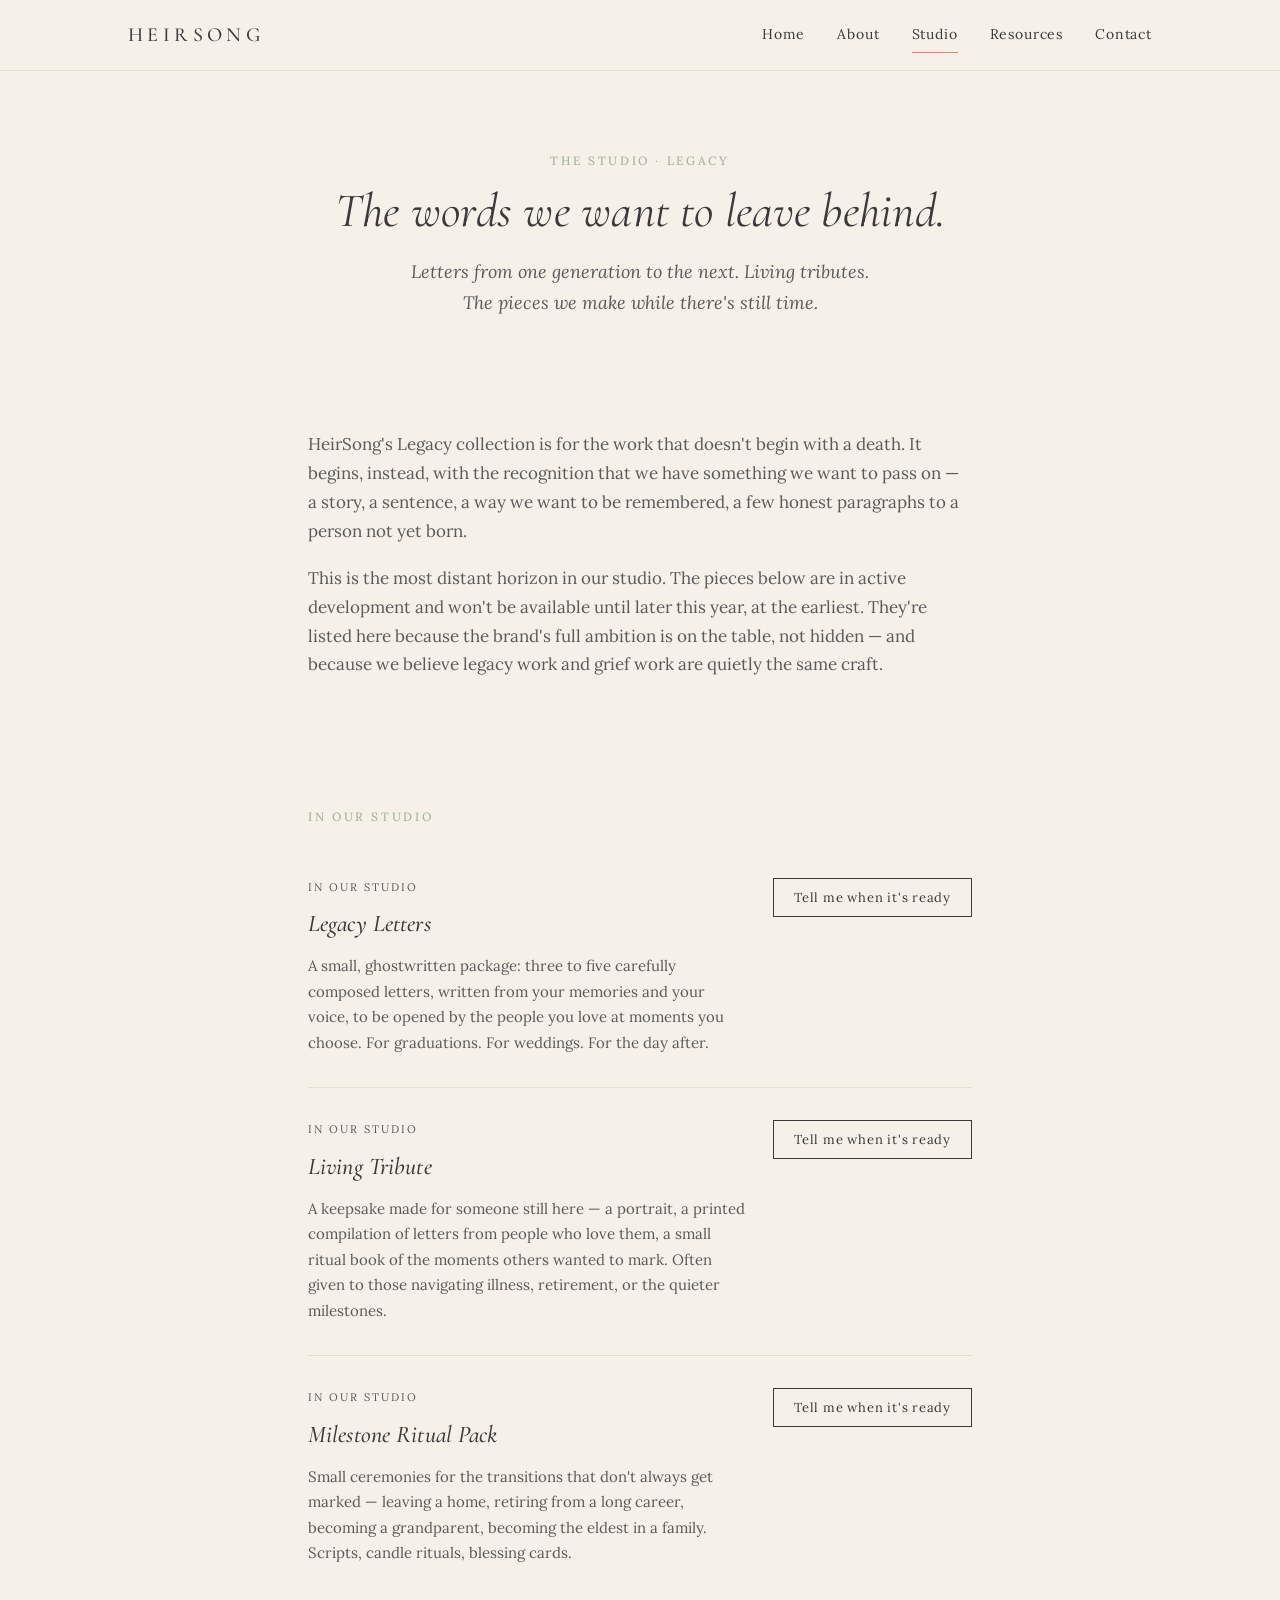
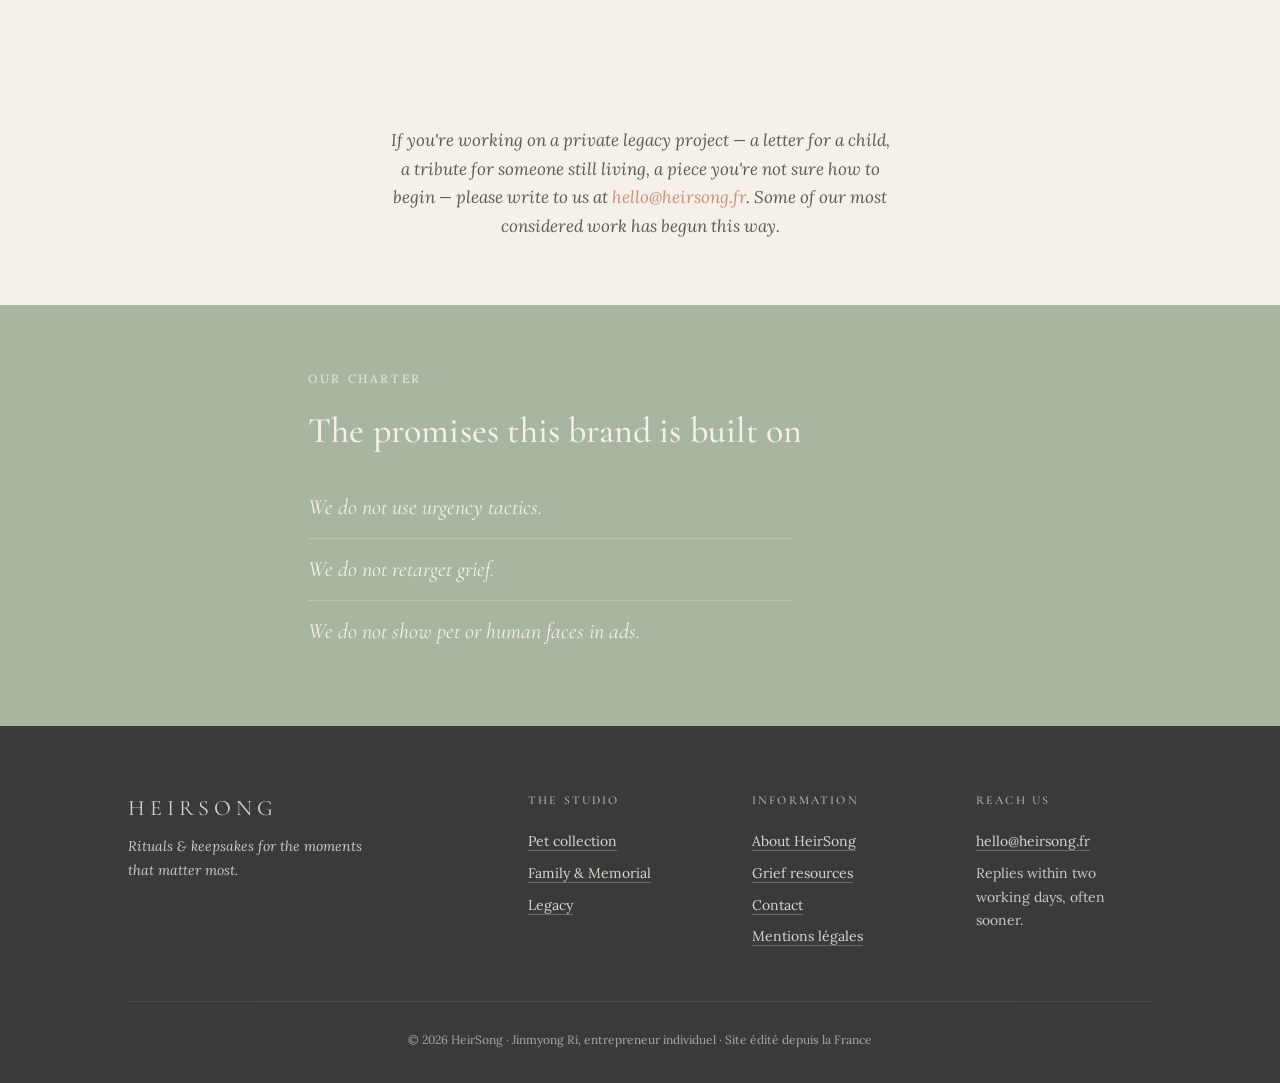
<file: studio/legacy.html>
<!DOCTYPE html>
<html lang="en">
<head>
  <meta charset="UTF-8" />
  <meta name="viewport" content="width=device-width, initial-scale=1.0" />
  <title>Legacy — HeirSong</title>
  <meta name="description" content="HeirSong's Legacy collection: letters from one generation to the next, living tributes, milestone keepsakes. The work we want to leave behind. In development." />

  <link rel="preconnect" href="https://fonts.googleapis.com" />
  <link rel="preconnect" href="https://fonts.gstatic.com" crossorigin />
  <link href="https://fonts.googleapis.com/css2?family=Cormorant+Garamond:ital,wght@0,400;0,500;0,600;1,400&family=Lora:ital,wght@0,400;0,500;1,400&display=swap" rel="stylesheet" />

  <link rel="stylesheet" href="/styles.css" />
</head>

<body>

  <header class="site-header">
    <div class="container-wide">
      <a href="/" class="wordmark">HeirSong</a>
      <button class="menu-toggle" id="menu-toggle" aria-label="Open menu">
        <svg width="24" height="24" viewBox="0 0 24 24" fill="none" stroke="currentColor" stroke-width="1.5">
          <line x1="3" y1="7" x2="21" y2="7" />
          <line x1="3" y1="12" x2="21" y2="12" />
          <line x1="3" y1="17" x2="21" y2="17" />
        </svg>
      </button>
      <nav class="site-nav" id="site-nav">
        <a href="/">Home</a>
        <a href="/about">About</a>
        <a href="/studio" class="active">Studio</a>
        <a href="/resources">Resources</a>
        <a href="/contact">Contact</a>
      </nav>
    </div>
  </header>

  <main>
    <div class="container">
      <section class="page-intro">
        <div class="eyebrow" style="margin-bottom: 12px;">The Studio · Legacy</div>
        <h1>The words we want to leave behind.</h1>
        <p>Letters from one generation to the next. Living tributes. The pieces we make while there's still time.</p>
      </section>
    </div>

    <div class="container">
      <section>
        <p>HeirSong's Legacy collection is for the work that doesn't begin with a death. It begins, instead, with the recognition that we have something we want to pass on — a story, a sentence, a way we want to be remembered, a few honest paragraphs to a person not yet born.</p>
        <p>This is the most distant horizon in our studio. The pieces below are in active development and won't be available until later this year, at the earliest. They're listed here because the brand's full ambition is on the table, not hidden — and because we believe legacy work and grief work are quietly the same craft.</p>
      </section>
    </div>

    <div class="container">
      <section>
        <div class="eyebrow">In our studio</div>

        <div class="studio-item">
          <div>
            <div class="item-status dev">In our studio</div>
            <h3>Legacy Letters</h3>
            <p>A small, ghostwritten package: three to five carefully composed letters, written from your memories and your voice, to be opened by the people you love at moments you choose. For graduations. For weddings. For the day after.</p>
          </div>
          <button class="item-cta js-notify-btn" data-source="legacy — Legacy Letters">Tell me when it's ready</button>
        </div>

        <div class="studio-item">
          <div>
            <div class="item-status dev">In our studio</div>
            <h3>Living Tribute</h3>
            <p>A keepsake made for someone still here — a portrait, a printed compilation of letters from people who love them, a small ritual book of the moments others wanted to mark. Often given to those navigating illness, retirement, or the quieter milestones.</p>
          </div>
          <button class="item-cta js-notify-btn" data-source="legacy — Living Tribute">Tell me when it's ready</button>
        </div>

        <div class="studio-item">
          <div>
            <div class="item-status dev">In our studio</div>
            <h3>Milestone Ritual Pack</h3>
            <p>Small ceremonies for the transitions that don't always get marked — leaving a home, retiring from a long career, becoming a grandparent, becoming the eldest in a family. Scripts, candle rituals, blessing cards.</p>
          </div>
          <button class="item-cta js-notify-btn" data-source="legacy — Milestone Ritual">Tell me when it's ready</button>
        </div>
      </section>
    </div>

    <div class="container">
      <section>
        <p style="font-style: italic; color: var(--charcoal-soft); max-width: 50ch; margin: 0 auto; text-align: center;">If you're working on a private legacy project — a letter for a child, a tribute for someone still living, a piece you're not sure how to begin — please write to us at <a href="mailto:hello@heirsong.fr">hello@heirsong.fr</a>. Some of our most considered work has begun this way.</p>
      </section>
    </div>
  </main>

  <section class="charter">
    <div class="container">
      <div class="eyebrow">Our charter</div>
      <h2>The promises this brand is built on</h2>
      <ul>
        <li>We do not use urgency tactics.</li>
        <li>We do not retarget grief.</li>
        <li>We do not show pet or human faces in ads.</li>
      </ul>
    </div>
  </section>

  <footer class="site-footer">
    <div class="container-wide">
      <div class="footer-grid">
        <div class="footer-brand">
          <a href="/" class="wordmark">HeirSong</a>
          <p>Rituals &amp; keepsakes for the moments that matter most.</p>
        </div>
        <div>
          <h4>The studio</h4>
          <ul>
            <li><a href="/studio/pet">Pet collection</a></li>
            <li><a href="/studio/family">Family &amp; Memorial</a></li>
            <li><a href="/studio/legacy">Legacy</a></li>
          </ul>
        </div>
        <div>
          <h4>Information</h4>
          <ul>
            <li><a href="/about">About HeirSong</a></li>
            <li><a href="/resources">Grief resources</a></li>
            <li><a href="/contact">Contact</a></li>
            <li><a href="/legal">Mentions légales</a></li>
          </ul>
        </div>
        <div>
          <h4>Reach us</h4>
          <ul>
            <li><a href="mailto:hello@heirsong.fr">hello@heirsong.fr</a></li>
            <li>Replies within two working days, often sooner.</li>
          </ul>
        </div>
      </div>
      <div class="footer-bottom">
        © 2026 HeirSong · Jinmyong Ri, entrepreneur individuel · Site édité depuis la France
      </div>
    </div>
  </footer>

  <div class="notify-modal" id="notify-modal" role="dialog" aria-modal="true" aria-labelledby="notify-title" hidden>
    <div class="notify-modal-backdrop" id="notify-backdrop"></div>
    <div class="notify-modal-card">
      <button class="notify-close" id="notify-close" aria-label="Close">×</button>
      <h3 id="notify-title">We'll let you know.</h3>
      <p>Leave your email and we'll send a single, quiet message when this piece is ready. Nothing else, unless you ask for it.</p>
      <form class="signup-form" id="notify-form" novalidate>
        <div class="form-row">
          <input type="email" name="email" id="notify-email" placeholder="Your email address" required autocomplete="email" />
          <div class="consent-row">
            <input type="checkbox" id="notify-consent" required />
            <label for="notify-consent">Yes, please email me when this is ready and welcome me to the HeirSong list. I can unsubscribe anytime.</label>
          </div>
          <button type="submit" id="notify-submit">Notify me</button>
        </div>
        <div class="form-message" id="notify-message" role="status" aria-live="polite"></div>
      </form>
    </div>
  </div>

  <script>
    (function() {
      const toggle = document.getElementById('menu-toggle');
      const nav = document.getElementById('site-nav');
      if (toggle && nav) {
        toggle.addEventListener('click', function() {
          nav.classList.toggle('open');
        });
      }
    })();

    (function() {
      const modal = document.getElementById('notify-modal');
      const backdrop = document.getElementById('notify-backdrop');
      const closeBtn = document.getElementById('notify-close');
      const form = document.getElementById('notify-form');
      const emailInput = document.getElementById('notify-email');
      const consentInput = document.getElementById('notify-consent');
      const submitBtn = document.getElementById('notify-submit');
      const message = document.getElementById('notify-message');
      let currentSource = '';

      document.querySelectorAll('.js-notify-btn').forEach(function(btn) {
        btn.addEventListener('click', function() {
          currentSource = btn.dataset.source || 'studio — unknown';
          modal.hidden = false;
          document.body.style.overflow = 'hidden';
          setTimeout(function() { emailInput.focus(); }, 50);
        });
      });

      function closeModal() {
        modal.hidden = true;
        document.body.style.overflow = '';
        message.style.display = 'none';
        message.className = 'form-message';
        form.reset();
      }

      backdrop.addEventListener('click', closeModal);
      closeBtn.addEventListener('click', closeModal);
      document.addEventListener('keydown', function(e) {
        if (e.key === 'Escape' && !modal.hidden) closeModal();
      });

      form.addEventListener('submit', async function(e) {
        e.preventDefault();
        const email = emailInput.value.trim();
        if (!email || !/^[^\s@]+@[^\s@]+\.[^\s@]+$/.test(email)) {
          showMessage('Please enter a valid email address.', 'error');
          return;
        }
        if (!consentInput.checked) {
          showMessage('Please confirm you would like to be emailed.', 'error');
          return;
        }
        submitBtn.disabled = true;
        submitBtn.textContent = 'Sending...';
        message.style.display = 'none';
        try {
          const response = await fetch('/api/subscribe', {
            method: 'POST',
            headers: { 'Content-Type': 'application/json' },
            body: JSON.stringify({ email, source: currentSource }),
          });
          const data = await response.json();
          if (response.ok && data.success) {
            showMessage("We've got it. We'll write quietly when it's ready.", 'success');
            setTimeout(closeModal, 2400);
          } else {
            showMessage(data.error || 'Something went wrong. Please try again.', 'error');
          }
        } catch (err) {
          showMessage('Could not reach our servers. Please try again in a moment.', 'error');
        } finally {
          submitBtn.disabled = false;
          submitBtn.textContent = 'Notify me';
        }
      });

      function showMessage(text, type) {
        message.textContent = text;
        message.className = 'form-message ' + type;
        message.style.display = 'block';
      }
    })();
  </script>

</body>
</html>
</file>
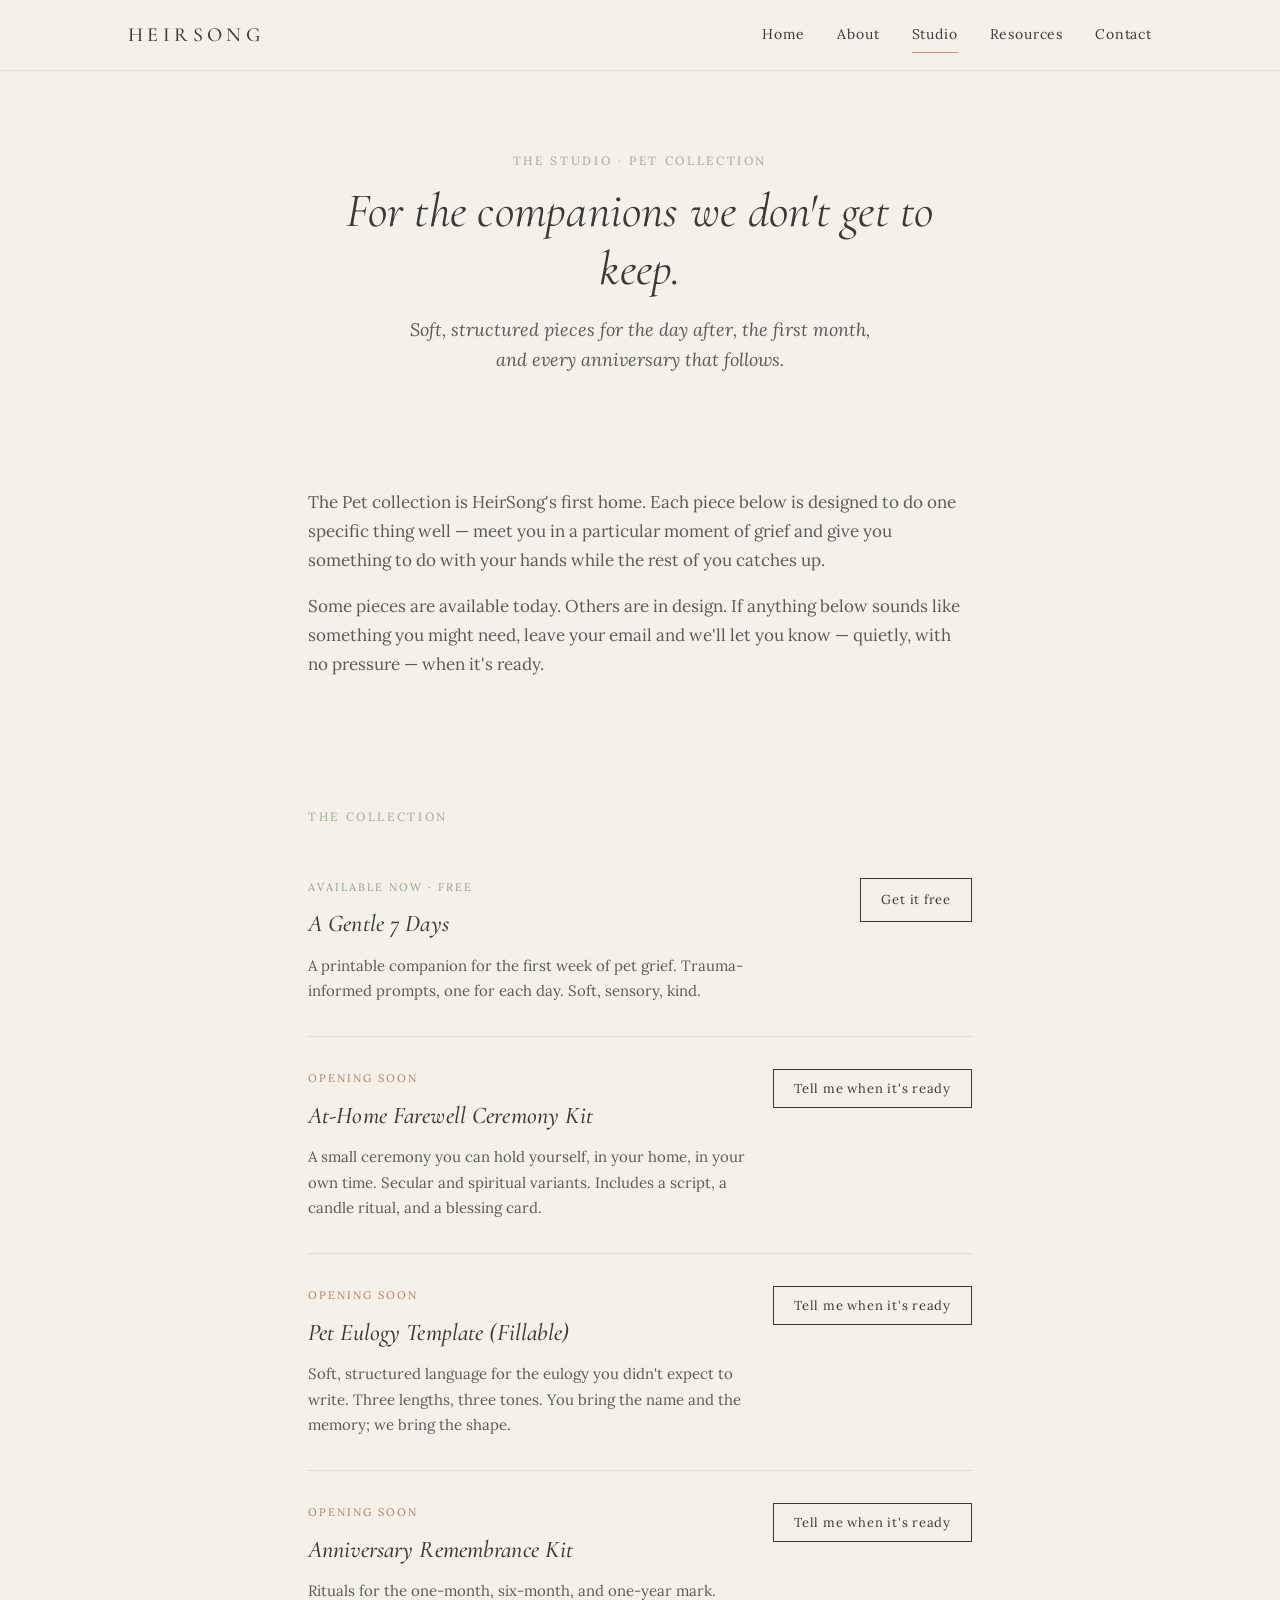
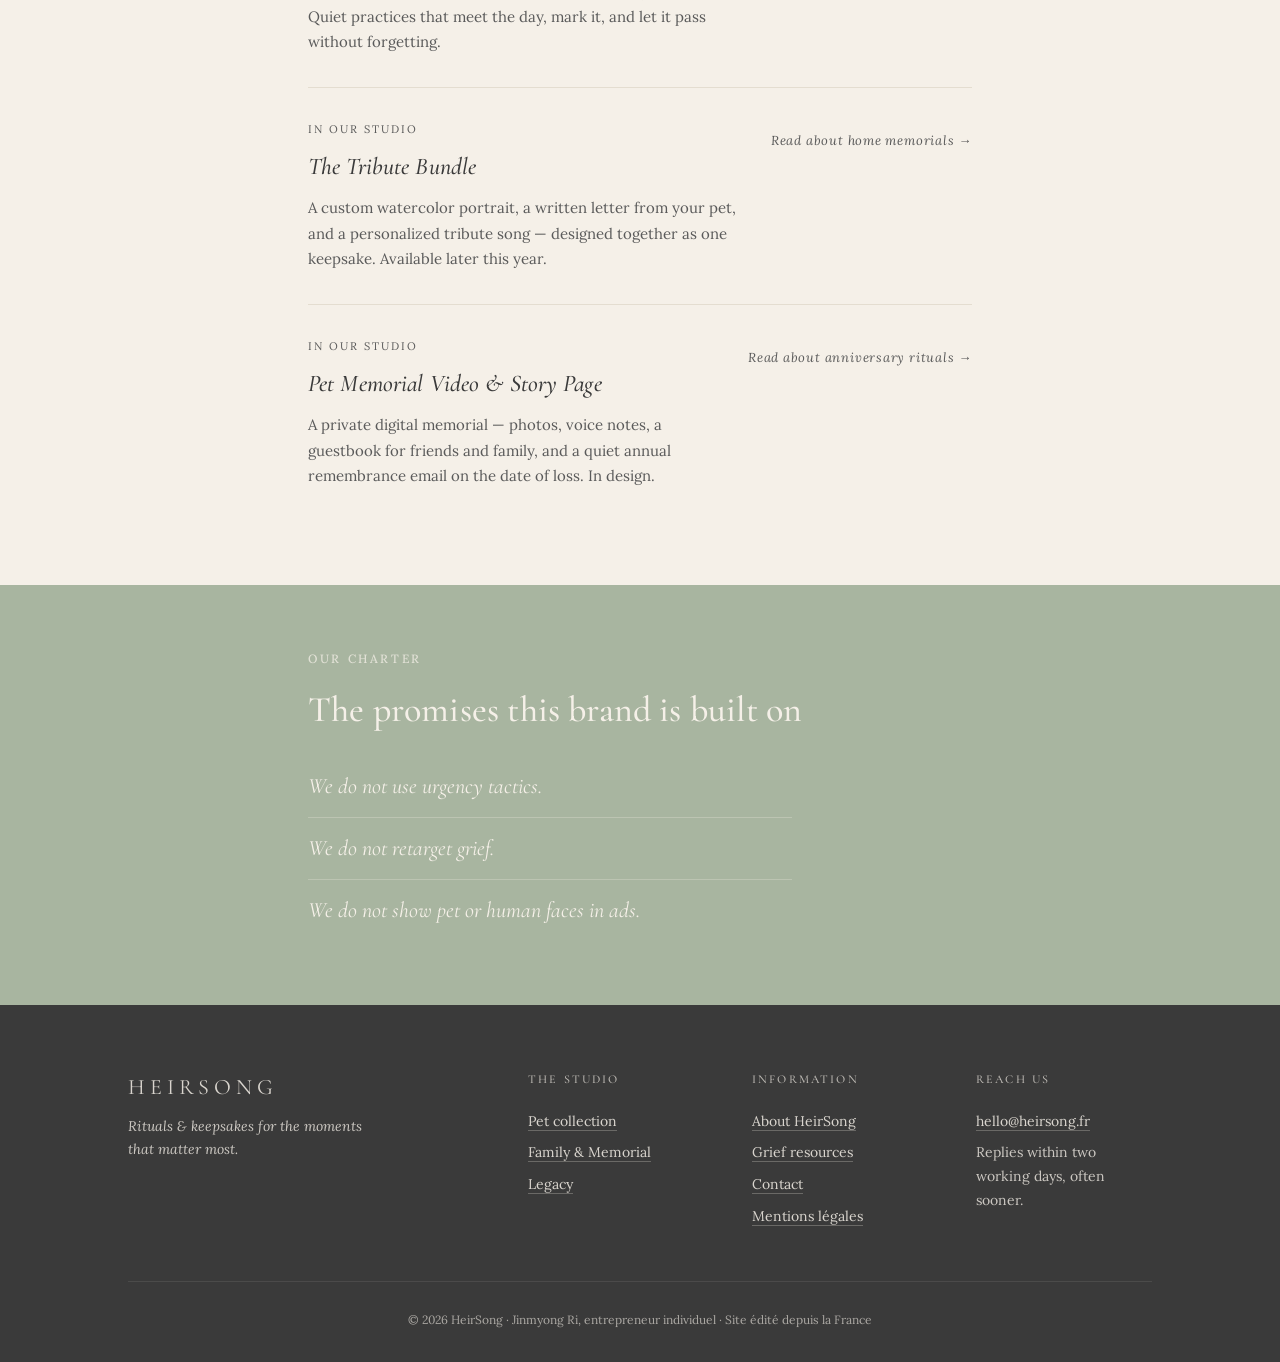
<file: studio/pet.html>
<!DOCTYPE html>
<html lang="en">
<head>
  <meta charset="UTF-8" />
  <meta name="viewport" content="width=device-width, initial-scale=1.0" />
  <title>Pet Collection — HeirSong</title>
  <meta name="description" content="HeirSong's Pet collection: eulogy templates, ceremony scripts, grief journals, anniversary kits, and tribute keepsakes. For the companions we don't get to keep." />

  <link rel="preconnect" href="https://fonts.googleapis.com" />
  <link rel="preconnect" href="https://fonts.gstatic.com" crossorigin />
  <link href="https://fonts.googleapis.com/css2?family=Cormorant+Garamond:ital,wght@0,400;0,500;0,600;1,400&family=Lora:ital,wght@0,400;0,500;1,400&display=swap" rel="stylesheet" />

  <link rel="stylesheet" href="/styles.css" />
</head>

<body>

  <header class="site-header">
    <div class="container-wide">
      <a href="/" class="wordmark">HeirSong</a>
      <button class="menu-toggle" id="menu-toggle" aria-label="Open menu">
        <svg width="24" height="24" viewBox="0 0 24 24" fill="none" stroke="currentColor" stroke-width="1.5">
          <line x1="3" y1="7" x2="21" y2="7" />
          <line x1="3" y1="12" x2="21" y2="12" />
          <line x1="3" y1="17" x2="21" y2="17" />
        </svg>
      </button>
      <nav class="site-nav" id="site-nav">
        <a href="/">Home</a>
        <a href="/about">About</a>
        <a href="/studio" class="active">Studio</a>
        <a href="/resources">Resources</a>
        <a href="/contact">Contact</a>
      </nav>
    </div>
  </header>

  <main>
    <div class="container">
      <section class="page-intro">
        <div class="eyebrow" style="margin-bottom: 12px;">The Studio · Pet collection</div>
        <h1>For the companions we don't get to keep.</h1>
        <p>Soft, structured pieces for the day after, the first month, and every anniversary that follows.</p>
      </section>
    </div>

    <div class="container">
      <section>
        <p>The Pet collection is HeirSong's first home. Each piece below is designed to do one specific thing well — meet you in a particular moment of grief and give you something to do with your hands while the rest of you catches up.</p>
        <p>Some pieces are available today. Others are in design. If anything below sounds like something you might need, leave your email and we'll let you know — quietly, with no pressure — when it's ready.</p>
      </section>
    </div>

    <div class="container">
      <section>
        <div class="eyebrow">The collection</div>

        <div class="studio-item">
          <div>
            <div class="item-status available">Available now · Free</div>
            <h3>A Gentle 7 Days</h3>
            <p>A printable companion for the first week of pet grief. Trauma-informed prompts, one for each day. Soft, sensory, kind.</p>
          </div>
          <a href="/#signup" class="item-cta">Get it free</a>
        </div>

        <div class="studio-item">
          <div>
            <div class="item-status coming">Opening soon</div>
            <h3>At-Home Farewell Ceremony Kit</h3>
            <p>A small ceremony you can hold yourself, in your home, in your own time. Secular and spiritual variants. Includes a script, a candle ritual, and a blessing card.</p>
          </div>
          <button class="item-cta js-notify-btn" data-source="pet — At-Home Farewell Kit">Tell me when it's ready</button>
        </div>

        <div class="studio-item">
          <div>
            <div class="item-status coming">Opening soon</div>
            <h3>Pet Eulogy Template (Fillable)</h3>
            <p>Soft, structured language for the eulogy you didn't expect to write. Three lengths, three tones. You bring the name and the memory; we bring the shape.</p>
          </div>
          <button class="item-cta js-notify-btn" data-source="pet — Eulogy Template">Tell me when it's ready</button>
        </div>

        <div class="studio-item">
          <div>
            <div class="item-status coming">Opening soon</div>
            <h3>Anniversary Remembrance Kit</h3>
            <p>Rituals for the one-month, six-month, and one-year mark. Quiet practices that meet the day, mark it, and let it pass without forgetting.</p>
          </div>
          <button class="item-cta js-notify-btn" data-source="pet — Anniversary Kit">Tell me when it's ready</button>
        </div>

        <div class="studio-item">
          <div>
            <div class="item-status dev">In our studio</div>
            <h3>The Tribute Bundle</h3>
            <p>A custom watercolor portrait, a written letter from your pet, and a personalized tribute song — designed together as one keepsake. Available later this year.</p>
          </div>
          <a href="/resources/at-home-memorial" class="item-cta dev-cta">Read about home memorials →</a>
        </div>

        <div class="studio-item">
          <div>
            <div class="item-status dev">In our studio</div>
            <h3>Pet Memorial Video &amp; Story Page</h3>
            <p>A private digital memorial — photos, voice notes, a guestbook for friends and family, and a quiet annual remembrance email on the date of loss. In design.</p>
          </div>
          <a href="/resources/anniversaries" class="item-cta dev-cta">Read about anniversary rituals →</a>
        </div>
      </section>
    </div>
  </main>

  <section class="charter">
    <div class="container">
      <div class="eyebrow">Our charter</div>
      <h2>The promises this brand is built on</h2>
      <ul>
        <li>We do not use urgency tactics.</li>
        <li>We do not retarget grief.</li>
        <li>We do not show pet or human faces in ads.</li>
      </ul>
    </div>
  </section>

  <footer class="site-footer">
    <div class="container-wide">
      <div class="footer-grid">
        <div class="footer-brand">
          <a href="/" class="wordmark">HeirSong</a>
          <p>Rituals &amp; keepsakes for the moments that matter most.</p>
        </div>
        <div>
          <h4>The studio</h4>
          <ul>
            <li><a href="/studio/pet">Pet collection</a></li>
            <li><a href="/studio/family">Family &amp; Memorial</a></li>
            <li><a href="/studio/legacy">Legacy</a></li>
          </ul>
        </div>
        <div>
          <h4>Information</h4>
          <ul>
            <li><a href="/about">About HeirSong</a></li>
            <li><a href="/resources">Grief resources</a></li>
            <li><a href="/contact">Contact</a></li>
            <li><a href="/legal">Mentions légales</a></li>
          </ul>
        </div>
        <div>
          <h4>Reach us</h4>
          <ul>
            <li><a href="mailto:hello@heirsong.fr">hello@heirsong.fr</a></li>
            <li>Replies within two working days, often sooner.</li>
          </ul>
        </div>
      </div>
      <div class="footer-bottom">
        © 2026 HeirSong · Jinmyong Ri, entrepreneur individuel · Site édité depuis la France
      </div>
    </div>
  </footer>

  <!-- Notify modal — opens when user clicks "Tell me when it's ready" -->
  <div class="notify-modal" id="notify-modal" role="dialog" aria-modal="true" aria-labelledby="notify-title" hidden>
    <div class="notify-modal-backdrop" id="notify-backdrop"></div>
    <div class="notify-modal-card">
      <button class="notify-close" id="notify-close" aria-label="Close">×</button>
      <h3 id="notify-title">We'll let you know.</h3>
      <p>Leave your email and we'll send a single, quiet message when this piece is ready. Nothing else, unless you ask for it.</p>
      <form class="signup-form" id="notify-form" novalidate>
        <div class="form-row">
          <input type="email" name="email" id="notify-email" placeholder="Your email address" required autocomplete="email" />
          <div class="consent-row">
            <input type="checkbox" id="notify-consent" required />
            <label for="notify-consent">Yes, please email me when this is ready and welcome me to the HeirSong list. I can unsubscribe anytime.</label>
          </div>
          <button type="submit" id="notify-submit">Notify me</button>
        </div>
        <div class="form-message" id="notify-message" role="status" aria-live="polite"></div>
      </form>
    </div>
  </div>

  <script>
    (function() {
      const toggle = document.getElementById('menu-toggle');
      const nav = document.getElementById('site-nav');
      if (toggle && nav) {
        toggle.addEventListener('click', function() {
          nav.classList.toggle('open');
        });
      }
    })();

    // Notify modal — shared logic for all "Tell me when it's ready" buttons
    (function() {
      const modal = document.getElementById('notify-modal');
      const backdrop = document.getElementById('notify-backdrop');
      const closeBtn = document.getElementById('notify-close');
      const form = document.getElementById('notify-form');
      const emailInput = document.getElementById('notify-email');
      const consentInput = document.getElementById('notify-consent');
      const submitBtn = document.getElementById('notify-submit');
      const message = document.getElementById('notify-message');
      const titleEl = document.getElementById('notify-title');
      let currentSource = '';

      document.querySelectorAll('.js-notify-btn').forEach(function(btn) {
        btn.addEventListener('click', function() {
          currentSource = btn.dataset.source || 'studio — unknown';
          const itemName = currentSource.split('—')[1]?.trim() || 'this piece';
          titleEl.textContent = "We'll let you know.";
          modal.hidden = false;
          document.body.style.overflow = 'hidden';
          setTimeout(function() { emailInput.focus(); }, 50);
        });
      });

      function closeModal() {
        modal.hidden = true;
        document.body.style.overflow = '';
        message.style.display = 'none';
        message.className = 'form-message';
        form.reset();
      }

      backdrop.addEventListener('click', closeModal);
      closeBtn.addEventListener('click', closeModal);
      document.addEventListener('keydown', function(e) {
        if (e.key === 'Escape' && !modal.hidden) closeModal();
      });

      form.addEventListener('submit', async function(e) {
        e.preventDefault();
        const email = emailInput.value.trim();
        if (!email || !/^[^\s@]+@[^\s@]+\.[^\s@]+$/.test(email)) {
          showMessage('Please enter a valid email address.', 'error');
          return;
        }
        if (!consentInput.checked) {
          showMessage('Please confirm you would like to be emailed.', 'error');
          return;
        }
        submitBtn.disabled = true;
        submitBtn.textContent = 'Sending...';
        message.style.display = 'none';
        try {
          const response = await fetch('/api/subscribe', {
            method: 'POST',
            headers: { 'Content-Type': 'application/json' },
            body: JSON.stringify({ email, source: currentSource }),
          });
          const data = await response.json();
          if (response.ok && data.success) {
            showMessage("We've got it. We'll write quietly when it's ready.", 'success');
            setTimeout(closeModal, 2400);
          } else {
            showMessage(data.error || 'Something went wrong. Please try again.', 'error');
          }
        } catch (err) {
          showMessage('Could not reach our servers. Please try again in a moment.', 'error');
        } finally {
          submitBtn.disabled = false;
          submitBtn.textContent = 'Notify me';
        }
      });

      function showMessage(text, type) {
        message.textContent = text;
        message.className = 'form-message ' + type;
        message.style.display = 'block';
      }
    })();
  </script>

</body>
</html>
</file>
<file: styles.css>
/* ============================================
   HeirSong — Shared stylesheet
   Loaded by every page. Single source of truth.
   ============================================ */

:root {
  --sage: #A8B5A0;
  --sage-deep: #8FA188;
  --terracotta: #C9907E;
  --terracotta-deep: #B07964;
  --cream: #F5F0E8;
  --cream-soft: #FBF8F2;
  --charcoal: #3A3A3A;
  --charcoal-soft: #5A5A5A;
  --rule: #E4DDD0;
}

* { box-sizing: border-box; margin: 0; padding: 0; }

html { scroll-behavior: smooth; }

body {
  font-family: 'Lora', Georgia, serif;
  font-weight: 400;
  font-size: 17px;
  line-height: 1.7;
  color: var(--charcoal);
  background: var(--cream);
  -webkit-font-smoothing: antialiased;
  -moz-osx-font-smoothing: grayscale;
}

h1, h2, h3, h4 {
  font-family: 'Cormorant Garamond', 'Garamond', serif;
  font-weight: 500;
  letter-spacing: 0.005em;
  color: var(--charcoal);
}

a {
  color: var(--terracotta);
  text-decoration: none;
  border-bottom: 1px solid transparent;
  transition: border-color 200ms ease, color 200ms ease;
}
a:hover { border-color: var(--terracotta); }

.container {
  max-width: 720px;
  margin: 0 auto;
  padding: 0 28px;
}
.container-wide {
  max-width: 1080px;
  margin: 0 auto;
  padding: 0 28px;
}

/* ============================================
   Header — sticky top nav
   ============================================ */

.site-header {
  position: sticky;
  top: 0;
  z-index: 100;
  background: rgba(245, 240, 232, 0.95);
  backdrop-filter: saturate(180%) blur(8px);
  -webkit-backdrop-filter: saturate(180%) blur(8px);
  border-bottom: 1px solid var(--rule);
}
.site-header .container-wide {
  display: flex;
  align-items: center;
  justify-content: space-between;
  padding-top: 18px;
  padding-bottom: 18px;
}
.site-header .wordmark {
  font-family: 'Cormorant Garamond', serif;
  font-weight: 500;
  font-size: 20px;
  letter-spacing: 0.22em;
  text-transform: uppercase;
  color: var(--charcoal);
  border: none;
}
.site-header .wordmark:hover { color: var(--terracotta); }
.site-nav {
  display: flex;
  gap: 32px;
  align-items: center;
}
.site-nav a {
  font-family: 'Lora', serif;
  font-size: 14px;
  letter-spacing: 0.06em;
  color: var(--charcoal);
  border: none;
  position: relative;
  padding: 4px 0;
}
.site-nav a:hover { color: var(--terracotta); }
.site-nav a.active::after {
  content: '';
  position: absolute;
  left: 0;
  right: 0;
  bottom: -2px;
  height: 1px;
  background: var(--terracotta);
}
.menu-toggle {
  display: none;
  background: none;
  border: none;
  cursor: pointer;
  padding: 8px;
  color: var(--charcoal);
}
.menu-toggle svg { display: block; }

@media (max-width: 720px) {
  .site-nav {
    display: none;
    position: absolute;
    top: 100%;
    left: 0;
    right: 0;
    flex-direction: column;
    gap: 0;
    background: var(--cream-soft);
    border-bottom: 1px solid var(--rule);
    padding: 12px 0;
  }
  .site-nav.open { display: flex; }
  .site-nav a {
    padding: 14px 28px;
    border-bottom: 1px solid var(--rule);
  }
  .site-nav a:last-child { border-bottom: none; }
  .menu-toggle { display: block; }
}

/* ============================================
   Hero
   ============================================ */

.hero {
  padding: 88px 0 56px;
  text-align: center;
}
.hero h1 {
  font-size: clamp(34px, 6vw, 52px);
  line-height: 1.18;
  font-style: italic;
  font-weight: 400;
  max-width: 18ch;
  margin: 0 auto 28px;
}
.hero .tagline {
  font-family: 'Lora', serif;
  font-style: italic;
  color: var(--charcoal-soft);
  font-size: 19px;
  max-width: 36ch;
  margin: 0 auto;
}
.horizon-cue {
  display: flex;
  justify-content: center;
  gap: 28px;
  margin-top: 48px;
  font-family: 'Lora', serif;
  font-size: 12px;
  letter-spacing: 0.22em;
  text-transform: uppercase;
  color: var(--sage-deep);
}
.horizon-cue span:not(:last-child)::after {
  content: '·';
  margin-left: 28px;
  color: var(--rule);
}

/* ============================================
   Sections
   ============================================ */

section {
  padding: 64px 0;
  border-top: 1px solid var(--rule);
}
section:first-of-type { border-top: none; }

.eyebrow {
  font-family: 'Lora', serif;
  font-size: 12px;
  letter-spacing: 0.22em;
  text-transform: uppercase;
  color: var(--sage);
  margin-bottom: 18px;
  font-weight: 500;
}
section h2 {
  font-size: clamp(28px, 4vw, 36px);
  font-weight: 500;
  margin-bottom: 24px;
  line-height: 1.25;
}
section p {
  max-width: 60ch;
  margin-bottom: 18px;
  color: var(--charcoal-soft);
}
section p:last-child { margin-bottom: 0; }

/* ============================================
   Collection cards (Studio teaser on home)
   ============================================ */

.collection-grid {
  display: grid;
  grid-template-columns: repeat(3, 1fr);
  gap: 24px;
  margin-top: 36px;
}
@media (max-width: 720px) {
  .collection-grid { grid-template-columns: 1fr; }
}
.collection-card {
  display: block;
  padding: 32px 28px;
  background: var(--cream-soft);
  border-left: 2px solid var(--sage);
  border-bottom: 1px solid transparent;
  transition: border-left-color 200ms ease, transform 200ms ease;
  color: inherit;
}
.collection-card:hover {
  border-left-color: var(--terracotta);
  border-bottom-color: transparent;
  transform: translateY(-2px);
}
.collection-card .card-status {
  font-family: 'Lora', serif;
  font-size: 11px;
  letter-spacing: 0.18em;
  text-transform: uppercase;
  color: var(--sage-deep);
  margin-bottom: 12px;
}
.collection-card .card-status.coming {
  color: var(--terracotta-deep);
}
.collection-card .card-status.dev {
  color: var(--charcoal-soft);
}
.collection-card h3 {
  font-size: 24px;
  font-weight: 500;
  margin-bottom: 10px;
  font-style: italic;
}
.collection-card p {
  font-size: 15px;
  margin: 0;
  color: var(--charcoal-soft);
  max-width: none;
}
.collection-card .card-arrow {
  margin-top: 18px;
  font-size: 13px;
  color: var(--terracotta);
  letter-spacing: 0.06em;
}

/* ============================================
   CTA + signup form
   ============================================ */

.cta-block {
  background: var(--cream-soft);
  padding: 56px 32px;
  text-align: center;
  margin-top: 40px;
  border: 1px solid var(--rule);
}
.cta-block h3 {
  font-size: 30px;
  font-style: italic;
  font-weight: 400;
  margin-bottom: 14px;
}
.cta-block > p {
  max-width: 44ch;
  margin: 0 auto 28px;
  color: var(--charcoal-soft);
}

.button {
  display: inline-block;
  font-family: 'Lora', serif;
  font-size: 15px;
  letter-spacing: 0.08em;
  text-transform: uppercase;
  padding: 14px 32px;
  background: var(--charcoal);
  color: var(--cream);
  border: 1px solid var(--charcoal);
  cursor: pointer;
  transition: background 200ms ease, color 200ms ease, border-color 200ms ease;
  text-align: center;
}
.button:hover {
  background: var(--terracotta);
  color: var(--cream);
  border-color: var(--terracotta);
  border-bottom-color: var(--terracotta);
}
.button.button-quiet {
  background: transparent;
  color: var(--charcoal);
}
.button.button-quiet:hover {
  background: var(--charcoal);
  color: var(--cream);
}

.signup-form {
  max-width: 460px;
  margin: 0 auto;
  text-align: left;
}
.signup-form .form-row {
  display: flex;
  flex-direction: column;
  gap: 14px;
}
.signup-form input[type="email"],
.signup-form input[type="text"],
.signup-form input[type="month"] {
  font-family: 'Lora', serif;
  font-size: 16px;
  padding: 14px 16px;
  background: var(--cream);
  border: 1px solid var(--rule);
  color: var(--charcoal);
  width: 100%;
}
.signup-form input:focus {
  outline: none;
  border-color: var(--sage);
}
.signup-form .field-row {
  display: grid;
  grid-template-columns: 1fr 1fr;
  gap: 12px;
}
@media (max-width: 480px) {
  .signup-form .field-row { grid-template-columns: 1fr; }
}
.signup-form .optional-label {
  font-size: 11px;
  letter-spacing: 0.14em;
  text-transform: uppercase;
  color: var(--charcoal-soft);
  margin-top: 8px;
  margin-bottom: 2px;
  text-align: center;
  font-style: italic;
}

/* GDPR consent checkbox */
.consent-row {
  display: flex;
  align-items: flex-start;
  gap: 12px;
  margin-top: 10px;
  padding: 14px 16px;
  background: var(--cream);
  border: 1px solid var(--rule);
  cursor: pointer;
}
.consent-row input[type="checkbox"] {
  margin-top: 4px;
  flex-shrink: 0;
  width: 16px;
  height: 16px;
  accent-color: var(--sage-deep);
  cursor: pointer;
}
.consent-row label {
  font-size: 13px;
  line-height: 1.5;
  color: var(--charcoal-soft);
  cursor: pointer;
  flex: 1;
}

.signup-form button[type="submit"] {
  font-family: 'Lora', serif;
  font-size: 15px;
  letter-spacing: 0.08em;
  text-transform: uppercase;
  padding: 14px 32px;
  background: var(--charcoal);
  color: var(--cream);
  border: 1px solid var(--charcoal);
  cursor: pointer;
  transition: background 200ms ease, border-color 200ms ease;
  width: 100%;
  margin-top: 4px;
}
.signup-form button:hover:not(:disabled) {
  background: var(--terracotta);
  border-color: var(--terracotta);
}
.signup-form button:disabled {
  opacity: 0.5;
  cursor: not-allowed;
}
.form-message {
  margin-top: 18px;
  padding: 14px 18px;
  font-size: 14px;
  text-align: center;
  display: none;
}
.form-message.success {
  background: var(--sage);
  color: var(--cream);
  display: block;
}
.form-message.error {
  background: var(--terracotta);
  color: var(--cream);
  display: block;
}

/* ============================================
   Ethics Charter band — repeats across pages
   ============================================ */

.charter {
  background: var(--sage);
  color: var(--cream);
  padding: 64px 0;
  margin: 0;
  border: none;
}
.charter .eyebrow { color: var(--cream); opacity: 0.75; }
.charter h2 { color: var(--cream); }
.charter ul {
  list-style: none;
  max-width: 44ch;
  margin: 24px 0 0 0;
}
.charter li {
  font-family: 'Cormorant Garamond', serif;
  font-style: italic;
  font-size: 22px;
  line-height: 1.5;
  padding: 14px 0;
  border-bottom: 1px solid rgba(245, 240, 232, 0.25);
  color: var(--cream);
}
.charter li:last-child { border-bottom: none; }

/* ============================================
   Resources teaser block
   ============================================ */

.resources-teaser {
  background: var(--cream-soft);
  padding: 56px 32px;
  margin-top: 40px;
  border-left: 2px solid var(--sage);
}
.resources-teaser h3 {
  font-size: 26px;
  font-weight: 500;
  font-style: italic;
  margin-bottom: 12px;
}
.resources-teaser p {
  font-size: 15px;
  margin-bottom: 16px;
}

/* ============================================
   Article-style content (used on resource articles, about page)
   ============================================ */

.article-body {
  max-width: 640px;
  margin: 0 auto;
}
.article-body h2 {
  font-size: 28px;
  margin-top: 48px;
  margin-bottom: 16px;
}
.article-body h2:first-child { margin-top: 0; }
.article-body h3 {
  font-size: 20px;
  font-weight: 500;
  margin-top: 32px;
  margin-bottom: 12px;
  font-style: italic;
}
.article-body p {
  margin-bottom: 18px;
  color: var(--charcoal);
  font-size: 17px;
  line-height: 1.75;
  max-width: none;
}
.article-body p.lede {
  font-size: 21px;
  font-style: italic;
  color: var(--charcoal-soft);
  font-family: 'Cormorant Garamond', serif;
  line-height: 1.45;
  margin-bottom: 32px;
}
.article-body ul, .article-body ol {
  margin: 0 0 24px 24px;
  color: var(--charcoal);
}
.article-body li {
  padding: 4px 0;
  line-height: 1.7;
}
.article-body blockquote {
  border-left: 3px solid var(--sage);
  padding: 4px 0 4px 24px;
  margin: 28px 0;
  font-style: italic;
  font-family: 'Cormorant Garamond', serif;
  font-size: 22px;
  color: var(--charcoal-soft);
  line-height: 1.5;
}

/* Collapsible phrase reveal (About page) */
.phrase-reveal {
  margin: 18px 0 28px;
  padding: 16px 20px;
  background: var(--cream-soft);
  border-left: 2px solid var(--sage);
}
.phrase-reveal summary {
  cursor: pointer;
  list-style: none;
  font-family: 'Lora', serif;
  font-size: 14px;
  letter-spacing: 0.06em;
  color: var(--charcoal);
  padding: 4px 0;
  transition: color 200ms ease;
}
.phrase-reveal summary::-webkit-details-marker { display: none; }
.phrase-reveal summary::after {
  content: ' →';
  color: var(--terracotta);
  transition: transform 200ms ease;
  display: inline-block;
}
.phrase-reveal[open] summary::after {
  content: ' ↓';
}
.phrase-reveal summary:hover { color: var(--terracotta); }
.phrase-reveal-body {
  padding-top: 14px;
}
.phrase-reveal-body ul {
  margin: 0 0 0 22px !important;
}
.phrase-reveal-body li {
  font-size: 15px !important;
  line-height: 1.65 !important;
}

/* ============================================
   Hero leaves decoration
   ============================================ */

.hero-leaves {
  position: absolute;
  top: 0;
  right: -100px;
  width: 70%;
  max-width: 900px;
  height: auto;
  pointer-events: none;
  z-index: 0;
  opacity: 0;
  animation: leavesFadeIn 2200ms ease-out 600ms forwards;
}
@media (max-width: 720px) {
  .hero-leaves {
    width: 110%;
    right: -40px;
    top: 40px;
    opacity: 0.55;
  }
}
@keyframes leavesFadeIn {
  from { opacity: 0; transform: translateX(20px) translateY(-10px); }
  to { opacity: 0.85; transform: translateX(0) translateY(0); }
}
@media (max-width: 720px) {
  @keyframes leavesFadeIn {
    from { opacity: 0; transform: translateX(20px) translateY(-10px); }
    to { opacity: 0.55; transform: translateX(0) translateY(0); }
  }
}

.hero-wrapper {
  position: relative;
}
.hero-wrapper .hero {
  position: relative;
  z-index: 1;
}

/* Section divider with subtle leaf accent — uses cropped portion of same image */
.leaf-divider {
  text-align: center;
  padding: 24px 0 8px;
  margin: 0;
}
.leaf-divider img {
  width: 140px;
  height: auto;
  opacity: 0.45;
}

/* ============================================
   Notify modal (Studio pages)
   ============================================ */

.notify-modal {
  position: fixed;
  inset: 0;
  z-index: 1000;
  display: flex;
  align-items: center;
  justify-content: center;
  padding: 20px;
}
.notify-modal[hidden] { display: none; }
.notify-modal-backdrop {
  position: absolute;
  inset: 0;
  background: rgba(58, 58, 58, 0.55);
  backdrop-filter: blur(2px);
  -webkit-backdrop-filter: blur(2px);
}
.notify-modal-card {
  position: relative;
  background: var(--cream);
  max-width: 480px;
  width: 100%;
  padding: 48px 40px 40px;
  border: 1px solid var(--rule);
  box-shadow: 0 20px 60px rgba(0, 0, 0, 0.15);
  max-height: 90vh;
  overflow-y: auto;
}
.notify-close {
  position: absolute;
  top: 12px;
  right: 16px;
  background: none;
  border: none;
  font-size: 28px;
  color: var(--charcoal-soft);
  cursor: pointer;
  line-height: 1;
  padding: 4px 8px;
  transition: color 200ms ease;
}
.notify-close:hover { color: var(--terracotta); }
.notify-modal-card h3 {
  font-family: 'Cormorant Garamond', serif;
  font-size: 28px;
  font-style: italic;
  font-weight: 400;
  margin-bottom: 12px;
  text-align: center;
}
.notify-modal-card > p {
  font-size: 15px;
  color: var(--charcoal-soft);
  text-align: center;
  margin-bottom: 28px;
  max-width: 36ch;
  margin-left: auto;
  margin-right: auto;
}

/* ============================================
   Resources hub
   ============================================ */

.resource-row {
  padding: 24px 0;
  border-bottom: 1px solid var(--rule);
}
.resource-row:last-child { border-bottom: none; }
.resource-row .resource-name {
  font-family: 'Cormorant Garamond', serif;
  font-style: italic;
  font-size: 22px;
  font-weight: 500;
  color: var(--charcoal);
  margin-bottom: 8px;
}
.resource-row p {
  font-size: 15px;
  color: var(--charcoal-soft);
  margin: 0;
  max-width: 60ch;
}

/* Article link cards on resources hub */
.article-list {
  display: grid;
  gap: 18px;
  margin-top: 32px;
}
.article-link {
  display: block;
  padding: 28px 28px;
  background: var(--cream-soft);
  border-left: 2px solid var(--sage);
  color: inherit;
  border-bottom: none;
  transition: border-left-color 200ms ease, transform 200ms ease;
}
.article-link:hover {
  border-left-color: var(--terracotta);
  border-bottom-color: transparent;
  transform: translateY(-2px);
}
.article-link .article-link-meta {
  font-family: 'Lora', serif;
  font-size: 11px;
  letter-spacing: 0.18em;
  text-transform: uppercase;
  color: var(--sage-deep);
  margin-bottom: 10px;
  font-style: italic;
}
.article-link h3 {
  font-family: 'Cormorant Garamond', serif;
  font-style: italic;
  font-size: 24px;
  font-weight: 500;
  margin-bottom: 8px;
  line-height: 1.25;
}
.article-link p {
  font-size: 15px;
  color: var(--charcoal-soft);
  margin: 0;
  max-width: none;
}

/* ============================================
   Eucalyptus motif — hero glyph + section dividers
   ============================================ */

.eucalyptus {
  display: block;
  margin: 0 auto;
}
.eucalyptus path,
.eucalyptus ellipse,
.eucalyptus circle {
  fill: none;
  stroke: var(--sage-deep);
  stroke-linecap: round;
  stroke-linejoin: round;
}

/* Hero version — larger, visible */
.eucalyptus.hero-glyph {
  width: 96px;
  height: auto;
  margin-top: 36px;
  opacity: 0.85;
}

/* Filled leaves on hero version */
.eucalyptus.hero-glyph .leaf-fill {
  fill: var(--sage);
  fill-opacity: 0.18;
  stroke: var(--sage-deep);
  stroke-width: 1.2;
}
.eucalyptus.hero-glyph .stem {
  stroke: var(--sage-deep);
  stroke-width: 1.4;
  fill: none;
}

/* Smaller divider version */
.eucalyptus.divider-glyph {
  width: 56px;
  height: auto;
  opacity: 0.55;
}
.eucalyptus.divider-glyph .leaf-fill {
  fill: var(--sage);
  fill-opacity: 0.25;
  stroke: var(--sage-deep);
  stroke-width: 1.1;
}
.eucalyptus.divider-glyph .stem {
  stroke: var(--sage-deep);
  stroke-width: 1.2;
  fill: none;
}

/* Section divider wrapper */
.section-divider {
  text-align: center;
  padding: 8px 0;
  margin: 0;
}

/* Override the default section border-top — replaced by the eucalyptus divider */
section.no-rule {
  border-top: none;
}

/* Hero glyph draw-in animation */
@media (prefers-reduced-motion: no-preference) {
  .eucalyptus.hero-glyph .stem,
  .eucalyptus.hero-glyph .leaf-fill {
    stroke-dasharray: 400;
    stroke-dashoffset: 400;
    fill-opacity: 0;
    animation: drawIn 1600ms ease-out 900ms forwards;
  }
  .eucalyptus.hero-glyph .leaf-fill {
    animation: drawIn 1600ms ease-out 900ms forwards, fillFade 800ms ease-out 1800ms forwards;
  }
}

@keyframes drawIn {
  to {
    stroke-dashoffset: 0;
  }
}
@keyframes fillFade {
  from { fill-opacity: 0; }
  to { fill-opacity: 0.18; }
}

/* Page intro (used on About, Studio, Resources, Contact) */
.page-intro {
  padding: 80px 0 48px;
  text-align: center;
  border-top: none;
}
.page-intro h1 {
  font-size: clamp(36px, 5vw, 48px);
  font-style: italic;
  font-weight: 400;
  margin-bottom: 16px;
  line-height: 1.2;
}
.page-intro p {
  max-width: 44ch;
  margin: 0 auto;
  font-style: italic;
  color: var(--charcoal-soft);
  font-size: 18px;
}

/* ============================================
   Studio item rows (used on /studio/* pages)
   ============================================ */

.studio-item {
  padding: 32px 0;
  border-bottom: 1px solid var(--rule);
  display: grid;
  grid-template-columns: 1fr auto;
  gap: 24px;
  align-items: start;
}
@media (max-width: 600px) {
  .studio-item { grid-template-columns: 1fr; }
}
.studio-item:first-child { padding-top: 16px; }
.studio-item:last-child { border-bottom: none; }
.studio-item .item-status {
  font-family: 'Lora', serif;
  font-size: 11px;
  letter-spacing: 0.18em;
  text-transform: uppercase;
  margin-bottom: 8px;
}
.studio-item .item-status.available { color: var(--sage-deep); }
.studio-item .item-status.coming { color: var(--terracotta-deep); }
.studio-item .item-status.dev { color: var(--charcoal-soft); }
.studio-item h3 {
  font-size: 24px;
  font-weight: 500;
  font-style: italic;
  margin-bottom: 8px;
}
.studio-item p {
  font-size: 15px;
  color: var(--charcoal-soft);
  margin: 0;
  max-width: 50ch;
}
.studio-item .item-cta {
  font-family: 'Lora', serif;
  font-size: 13px;
  letter-spacing: 0.06em;
  padding: 10px 20px;
  background: transparent;
  border: 1px solid var(--charcoal);
  color: var(--charcoal);
  cursor: pointer;
  white-space: nowrap;
  transition: background 200ms ease, color 200ms ease;
}
.studio-item .item-cta:hover {
  background: var(--charcoal);
  color: var(--cream);
}
.studio-item .item-cta.dev-cta {
  border: none;
  cursor: default;
  color: var(--charcoal-soft);
  font-style: italic;
  padding: 10px 0;
}
.studio-item .item-cta.dev-cta:hover {
  background: transparent;
  color: var(--charcoal-soft);
}

/* ============================================
   Footer
   ============================================ */

.site-footer {
  background: var(--charcoal);
  color: var(--cream);
  padding: 64px 0 32px;
  font-size: 14px;
  line-height: 1.7;
  margin-top: 0;
}
.site-footer .container-wide { padding: 0 28px; }
.site-footer h4 {
  color: var(--cream);
  font-size: 12px;
  letter-spacing: 0.18em;
  text-transform: uppercase;
  font-weight: 500;
  margin-bottom: 16px;
  opacity: 0.7;
}
.footer-grid {
  display: grid;
  grid-template-columns: 2fr 1fr 1fr 1fr;
  gap: 48px;
  margin-bottom: 48px;
}
@media (max-width: 720px) {
  .footer-grid { grid-template-columns: 1fr 1fr; gap: 32px; }
}
@media (max-width: 480px) {
  .footer-grid { grid-template-columns: 1fr; gap: 32px; }
}
.site-footer p, .site-footer li {
  color: rgba(245, 240, 232, 0.78);
  font-size: 14px;
}
.site-footer ul { list-style: none; }
.site-footer li { padding: 4px 0; }
.site-footer a {
  color: var(--cream);
  opacity: 0.85;
  border-bottom-color: rgba(245, 240, 232, 0.3);
}
.site-footer a:hover {
  opacity: 1;
  border-bottom-color: var(--cream);
}
.site-footer .footer-brand .wordmark {
  font-family: 'Cormorant Garamond', serif;
  font-size: 22px;
  letter-spacing: 0.22em;
  text-transform: uppercase;
  color: var(--cream);
  margin-bottom: 8px;
  display: block;
  border: none;
}
.site-footer .footer-brand p {
  font-style: italic;
  max-width: 32ch;
}
.footer-bottom {
  padding-top: 28px;
  border-top: 1px solid rgba(245, 240, 232, 0.15);
  font-size: 12px;
  opacity: 0.6;
  text-align: center;
}

/* ============================================
   Subtle entrance animation
   ============================================ */

@media (prefers-reduced-motion: no-preference) {
  .hero h1, .hero .tagline, .hero .horizon-cue {
    opacity: 0;
    animation: fadeUp 900ms ease 200ms forwards;
  }
  .hero .tagline { animation-delay: 500ms; }
  .hero .horizon-cue { animation-delay: 800ms; }
}
@keyframes fadeUp {
  from { opacity: 0; transform: translateY(8px); }
  to   { opacity: 1; transform: translateY(0); }
}
/* ============================================
   Legal page — intro + sommaire + sections
   ============================================ */

.legal-intro {
  padding: 80px 0 32px;
  background: var(--cream-soft);
  border-bottom: 1px solid var(--rule);
}
.legal-intro h1 {
  font-size: 44px;
  line-height: 1.15;
  margin: 8px 0 16px;
}
.legal-intro .lede {
  color: var(--charcoal-soft);
  font-size: 16px;
  font-style: italic;
  margin-bottom: 32px;
  max-width: 56ch;
}
.legal-toc {
  background: var(--cream);
  border: 1px solid var(--rule);
  border-radius: 4px;
  padding: 20px 24px;
  max-width: 560px;
}
.legal-toc ul { list-style: none; padding: 0; margin: 0; }
.legal-toc li { padding: 6px 0; }
.legal-toc a {
  color: var(--charcoal);
  font-size: 15px;
  letter-spacing: 0.02em;
  border-bottom: 1px solid transparent;
}
.legal-toc a:hover {
  color: var(--terracotta);
  border-bottom-color: var(--terracotta);
}

.legal {
  padding: 56px 0;
  border-bottom: 1px solid var(--rule);
  scroll-margin-top: 80px;
}
.legal:last-of-type { border-bottom: none; padding-bottom: 96px; }
.legal h2 {
  font-size: 32px;
  margin: 4px 0 24px;
}
.legal h3 {
  font-size: 18px;
  font-weight: 500;
  margin: 28px 0 8px;
  color: var(--charcoal);
}
.legal p, .legal li {
  font-size: 16px;
  color: var(--charcoal-soft);
  margin-bottom: 12px;
}
.legal ul { margin: 8px 0 16px 20px; }
.legal li { padding: 4px 0; }

@media (max-width: 720px) {
  .legal-intro { padding: 56px 0 24px; }
  .legal-intro h1 { font-size: 34px; }
  .legal { padding: 40px 0; }
  .legal h2 { font-size: 26px; }
}
</file>
